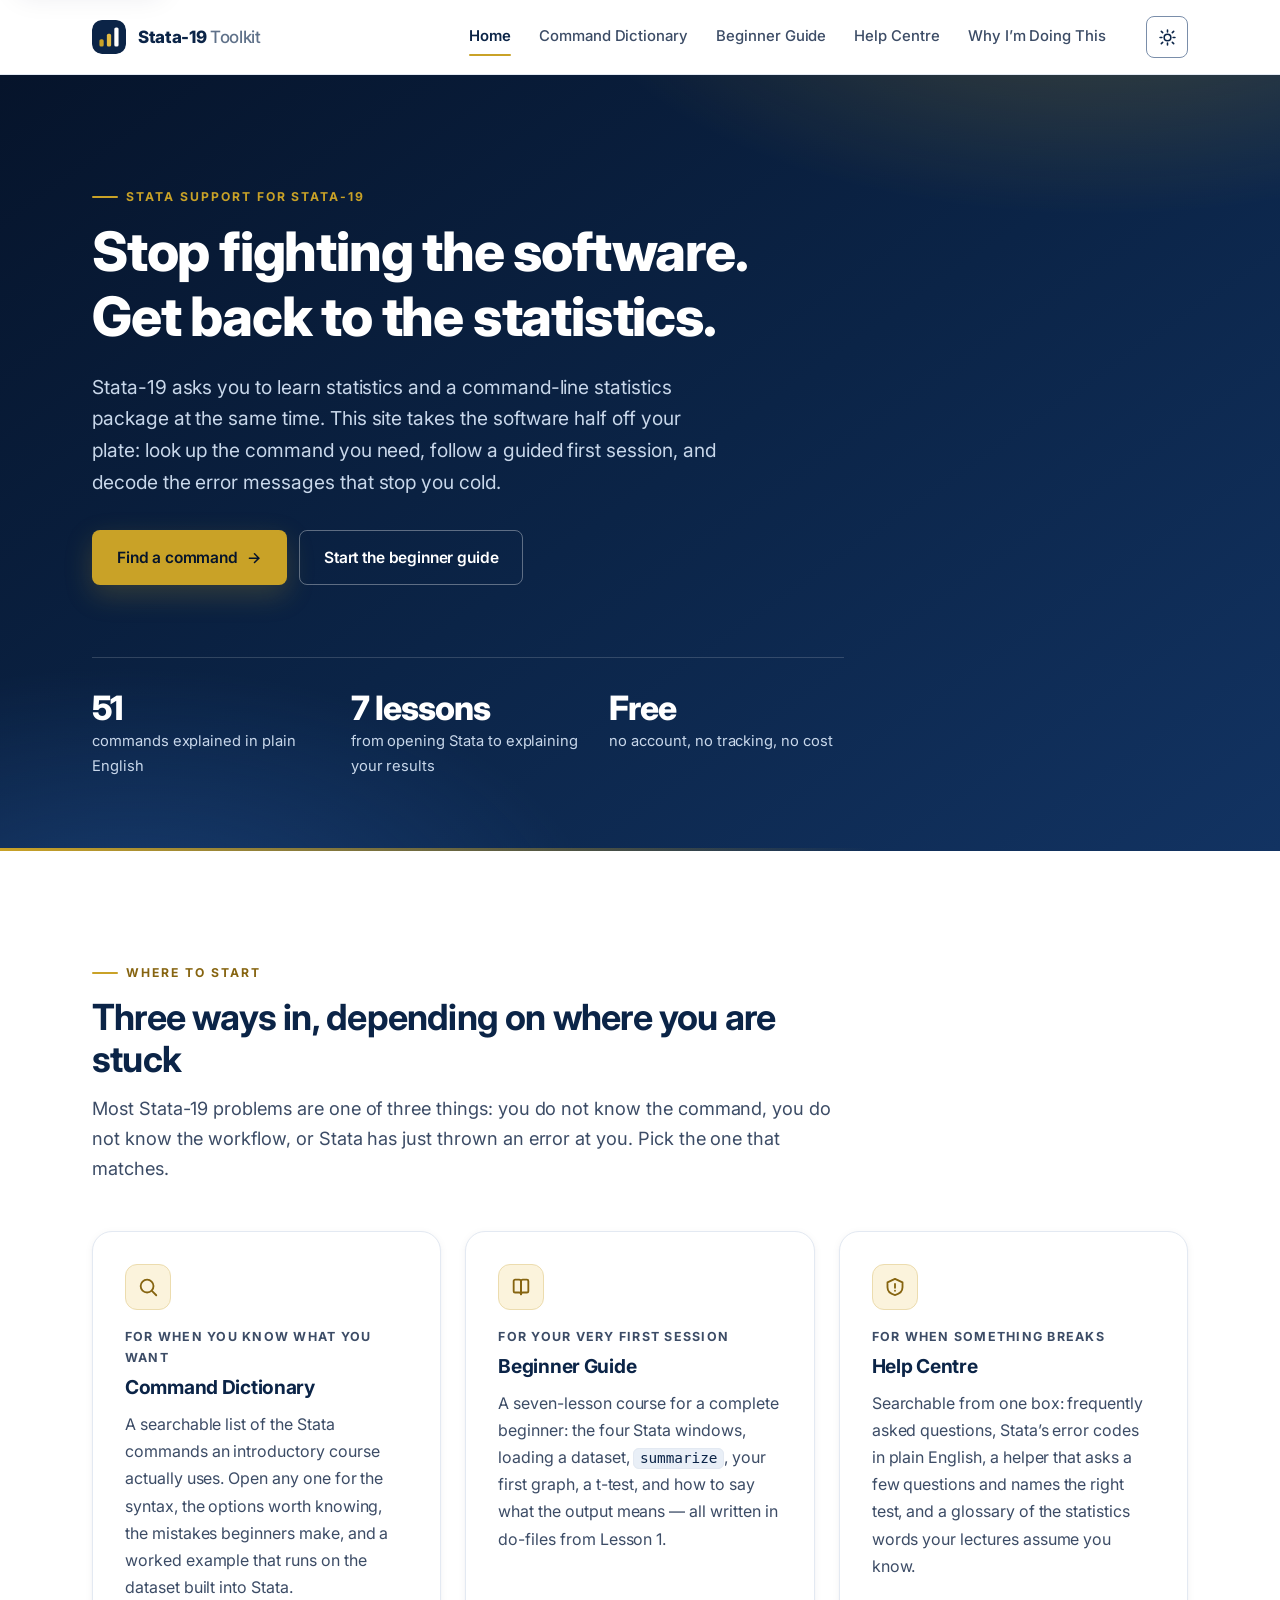
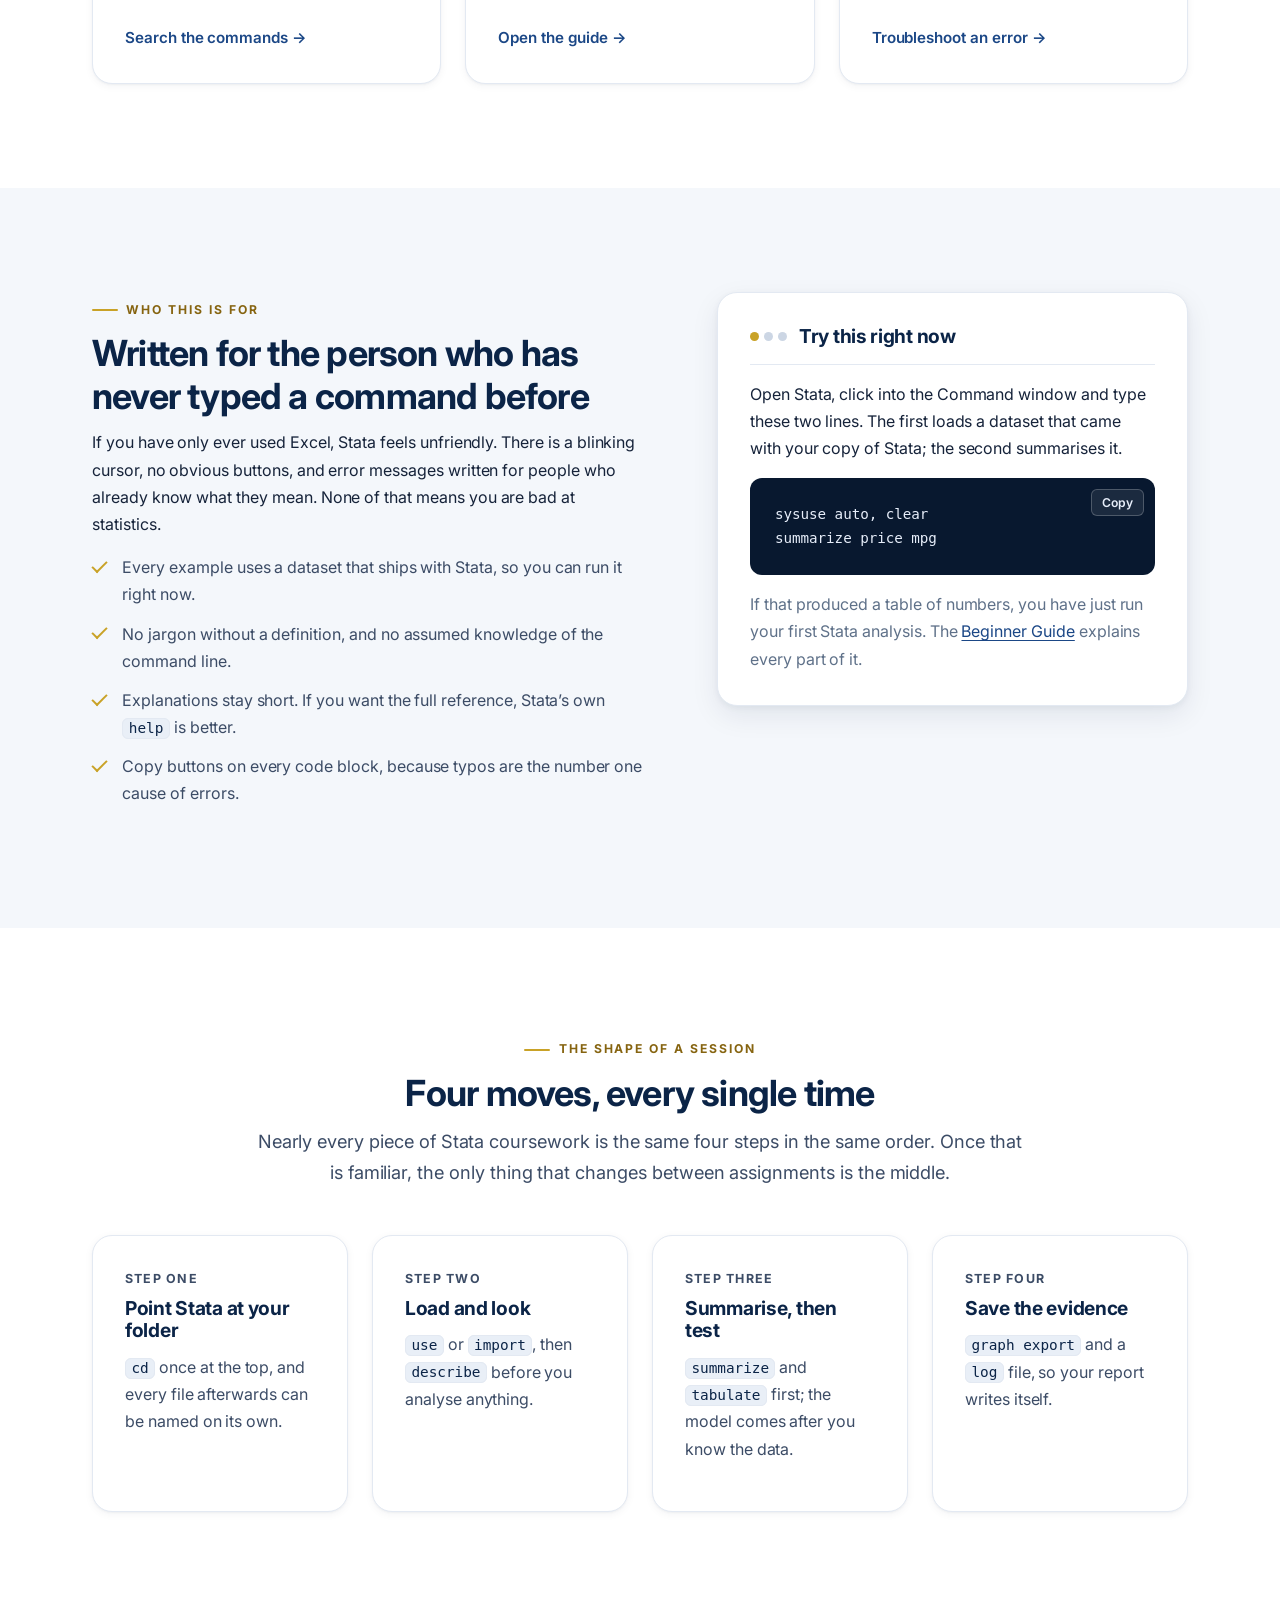
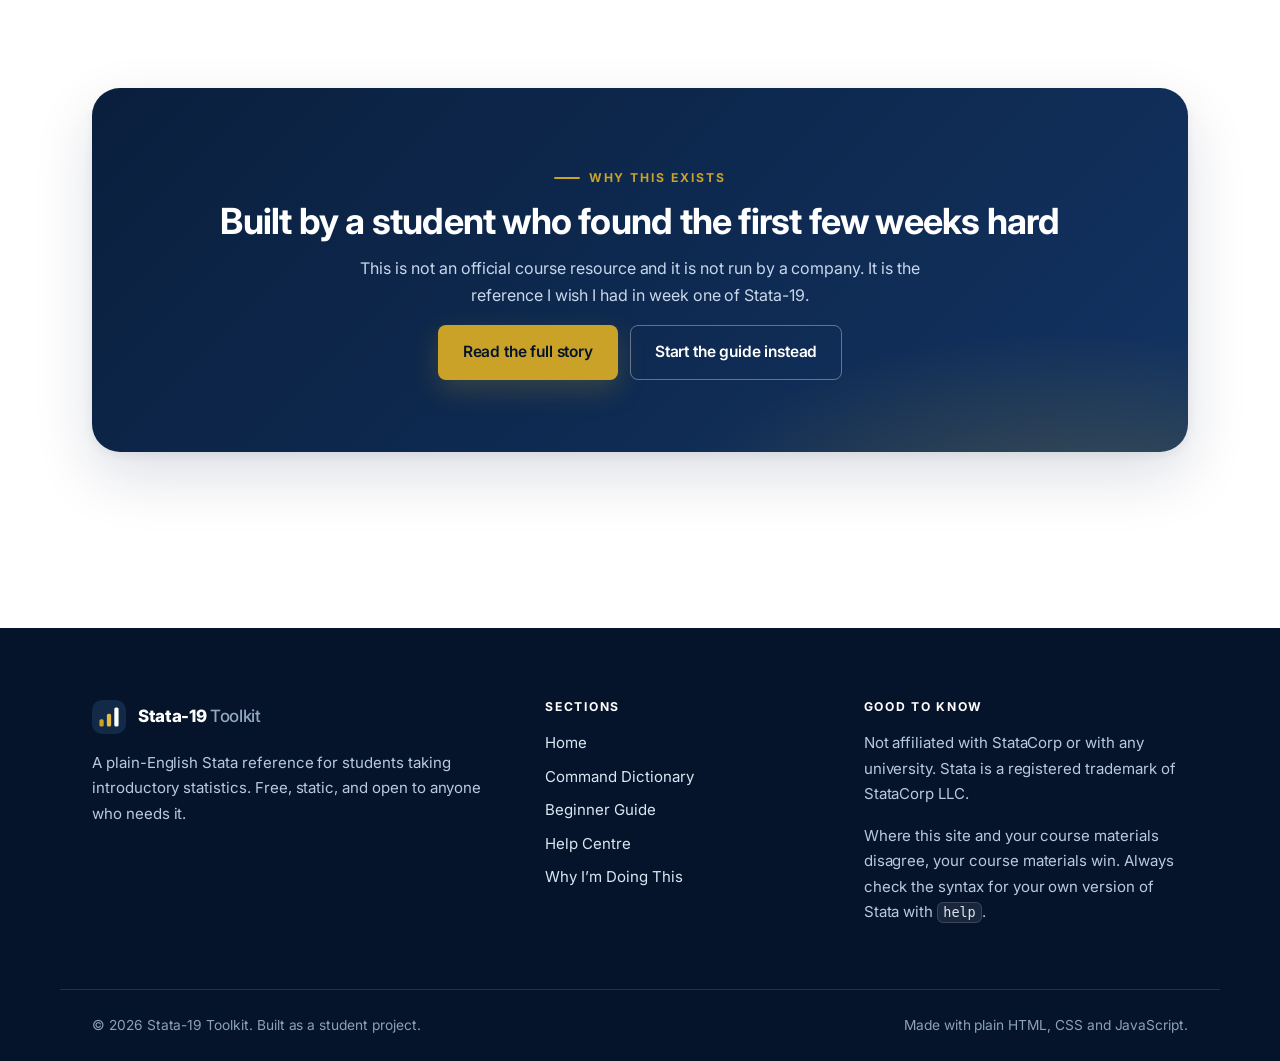
<file: index.html>
<!DOCTYPE html>
<html lang="en">
<head>
  <meta charset="utf-8">
  <meta name="viewport" content="width=device-width, initial-scale=1">
  <title>Stata-19 Toolkit &mdash; Stata help for statistics beginners</title>
  <meta name="description" content="A plain-English reference for students taking Stata-19: a searchable Stata command dictionary, a step-by-step beginner guide, and a help centre for common errors.">
  <meta name="theme-color" content="#0b2447">
  <link rel="icon" href="assets/favicon.svg" type="image/svg+xml">

  <!-- Applies the saved light/dark choice before the page paints, so there
       is no flash of the wrong theme. Keep this in the <head> of every page. -->
  <script>
    (function () {
      try {
        var saved = window.localStorage.getItem("s19-theme");
        if (saved === "dark" || saved === "light") {
          document.documentElement.setAttribute("data-theme", saved);
        }
      } catch (error) {
        /* Storage can be blocked; the system preference still applies. */
      }
    }());
  </script>

  <link rel="preconnect" href="https://fonts.googleapis.com">
  <link rel="preconnect" href="https://fonts.gstatic.com" crossorigin>
  <link href="https://fonts.googleapis.com/css2?family=Inter:wght@400;500;600;700;800&display=swap" rel="stylesheet">
  <link rel="stylesheet" href="css/style.css">
</head>
<body>
  <a class="skip-link" href="#main">Skip to content</a>

  <!-- ============ Site header (identical on every page) ============ -->
  <header class="site-header">
    <div class="container nav-bar">
      <a class="brand" href="index.html">
        <svg class="brand-mark" viewBox="0 0 32 32" aria-hidden="true" focusable="false">
          <rect width="32" height="32" rx="8" fill="#0b2447"></rect>
          <rect x="7" y="18" width="4" height="7" rx="1.5" fill="#c9a227"></rect>
          <rect x="14" y="13" width="4" height="12" rx="1.5" fill="#e3bb44"></rect>
          <rect x="21" y="7" width="4" height="18" rx="1.5" fill="#ffffff"></rect>
        </svg>
        <span class="brand-text"><strong>Stata-19</strong> <span>Toolkit</span></span>
      </a>

      <nav class="site-nav" id="site-nav" aria-label="Main">
        <ul class="nav-list">
          <li><a class="nav-link" href="index.html">Home</a></li>
          <li><a class="nav-link" href="commands.html">Command Dictionary</a></li>
          <li><a class="nav-link" href="guide.html">Beginner Guide</a></li>
          <li><a class="nav-link" href="help.html">Help Centre</a></li>
          <li><a class="nav-link" href="about.html">Why I&rsquo;m Doing This</a></li>
        </ul>
      </nav>

      <div class="nav-actions">
        <button class="icon-btn theme-toggle" type="button" data-theme-toggle aria-label="Switch to dark mode">
          <svg class="icon-sun" viewBox="0 0 24 24" fill="none" stroke="currentColor" stroke-width="2" stroke-linecap="round" aria-hidden="true" focusable="false">
            <circle cx="12" cy="12" r="4.2"></circle>
            <path d="M12 2.6v2.3M12 19.1v2.3M4.2 4.2l1.7 1.7M18.1 18.1l1.7 1.7M2.6 12h2.3M19.1 12h2.3M4.2 19.8l1.7-1.7M18.1 5.9l1.7-1.7"></path>
          </svg>
          <svg class="icon-moon" viewBox="0 0 24 24" fill="none" stroke="currentColor" stroke-width="2" stroke-linecap="round" stroke-linejoin="round" aria-hidden="true" focusable="false">
            <path d="M20.5 14.3A8.6 8.6 0 0 1 9.7 3.5a8.6 8.6 0 1 0 10.8 10.8Z"></path>
          </svg>
        </button>

        <button class="icon-btn nav-toggle" type="button" aria-expanded="false" aria-controls="site-nav">
          <span class="nav-toggle-bars" aria-hidden="true"></span>
          <span class="sr-only">Menu</span>
        </button>
      </div>
    </div>
  </header>

  <main id="main">
    <!-- ============ Hero ============ -->
    <section class="hero">
      <div class="container">
        <div class="hero-inner">
          <span class="eyebrow">Stata support for Stata-19</span>
          <h1>Stop fighting the software. Get back to the statistics.</h1>
          <p class="hero-lede">
            Stata-19 asks you to learn statistics and a command-line statistics package at the
            same time. This site takes the software half off your plate: look up the command you
            need, follow a guided first session, and decode the error messages that stop you cold.
          </p>
          <div class="hero-actions">
            <a class="btn btn-accent" href="commands.html">
              Find a command
              <svg viewBox="0 0 24 24" fill="none" stroke="currentColor" stroke-width="2.2" stroke-linecap="round" aria-hidden="true" focusable="false">
                <path d="M5 12h13M12.5 5.5 19 12l-6.5 6.5"></path>
              </svg>
            </a>
            <a class="btn btn-ghost" href="guide.html">Start the beginner guide</a>
          </div>

          <ul class="stat-strip">
            <li>
              <span class="stat-value">51</span>
              <span class="stat-label">commands explained in plain English</span>
            </li>
            <li>
              <span class="stat-value">7 lessons</span>
              <span class="stat-label">from opening Stata to explaining your results</span>
            </li>
            <li>
              <span class="stat-value">Free</span>
              <span class="stat-label">no account, no tracking, no cost</span>
            </li>
          </ul>
        </div>
      </div>
    </section>

    <!-- ============ Three main sections ============ -->
    <section class="section">
      <div class="container">
        <div class="section-head">
          <span class="eyebrow">Where to start</span>
          <h2>Three ways in, depending on where you are stuck</h2>
          <p class="lede">
            Most Stata-19 problems are one of three things: you do not know the command, you do
            not know the workflow, or Stata has just thrown an error at you. Pick the one that
            matches.
          </p>
        </div>

        <div class="card-grid">
          <article class="card card--linked">
            <div class="card-icon">
              <svg viewBox="0 0 24 24" fill="none" stroke="currentColor" stroke-width="2" stroke-linecap="round" stroke-linejoin="round" aria-hidden="true" focusable="false">
                <circle cx="11" cy="11" r="7"></circle>
                <path d="m16.5 16.5 4.5 4.5"></path>
              </svg>
            </div>
            <p class="card-step">For when you know what you want</p>
            <h3>Command Dictionary</h3>
            <p>
              A searchable list of the Stata commands an introductory course actually uses. Open
              any one for the syntax, the options worth knowing, the mistakes beginners make, and
              a worked example that runs on the dataset built into Stata.
            </p>
            <a class="card-link" href="commands.html">Search the commands</a>
          </article>

          <article class="card card--linked">
            <div class="card-icon">
              <svg viewBox="0 0 24 24" fill="none" stroke="currentColor" stroke-width="2" stroke-linecap="round" stroke-linejoin="round" aria-hidden="true" focusable="false">
                <path d="M4 5.5A1.5 1.5 0 0 1 5.5 4H10a2 2 0 0 1 2 2v14a2 2 0 0 0-2-2H5.5A1.5 1.5 0 0 1 4 16.5Z"></path>
                <path d="M20 5.5A1.5 1.5 0 0 0 18.5 4H14a2 2 0 0 0-2 2v14a2 2 0 0 1 2-2h4.5a1.5 1.5 0 0 0 1.5-1.5Z"></path>
              </svg>
            </div>
            <p class="card-step">For your very first session</p>
            <h3>Beginner Guide</h3>
            <p>
              A seven-lesson course for a complete beginner: the four Stata windows, loading
              a dataset, <code>summarize</code>, your first graph, a t-test, and how to say what
              the output means &mdash; all written in do-files from Lesson 1.
            </p>
            <a class="card-link" href="guide.html">Open the guide</a>
          </article>

          <article class="card card--linked">
            <div class="card-icon">
              <svg viewBox="0 0 24 24" fill="none" stroke="currentColor" stroke-width="2" stroke-linecap="round" stroke-linejoin="round" aria-hidden="true" focusable="false">
                <path d="M12 3.2 20.2 7v5.4c0 4.3-3.3 7.3-8.2 8.4-4.9-1.1-8.2-4.1-8.2-8.4V7Z"></path>
                <path d="M12 8.6v4.2M12 16.1h.01"></path>
              </svg>
            </div>
            <p class="card-step">For when something breaks</p>
            <h3>Help Centre</h3>
            <p>
              Searchable from one box: frequently asked questions, Stata&rsquo;s error codes in
              plain English, a helper that asks a few questions and names the right test, and a
              glossary of the statistics words your lectures assume you know.
            </p>
            <a class="card-link" href="help.html">Troubleshoot an error</a>
          </article>
        </div>
      </div>
    </section>

    <!-- ============ Who this is for ============ -->
    <section class="section section--surface">
      <div class="container">
        <div class="split">
          <div>
            <span class="eyebrow">Who this is for</span>
            <h2>Written for the person who has never typed a command before</h2>
            <p>
              If you have only ever used Excel, Stata feels unfriendly. There is a blinking cursor,
              no obvious buttons, and error messages written for people who already know what they
              mean. None of that means you are bad at statistics.
            </p>
            <ul class="tick-list">
              <li>Every example uses a dataset that ships with Stata, so you can run it right now.</li>
              <li>No jargon without a definition, and no assumed knowledge of the command line.</li>
              <li>Explanations stay short. If you want the full reference, Stata&rsquo;s own <code>help</code> is better.</li>
              <li>Copy buttons on every code block, because typos are the number one cause of errors.</li>
            </ul>
          </div>

          <aside class="panel">
            <div class="panel-head">
              <span class="panel-dots" aria-hidden="true"><span></span><span></span><span></span></span>
              <h3>Try this right now</h3>
            </div>
            <p>
              Open Stata, click into the Command window and type these two lines. The first loads a
              dataset that came with your copy of Stata; the second summarises it.
            </p>
            <pre class="code"><code>sysuse auto, clear
summarize price mpg</code></pre>
            <p class="muted">
              If that produced a table of numbers, you have just run your first Stata analysis.
              The <a href="guide.html">Beginner Guide</a> explains every part of it.
            </p>
          </aside>
        </div>
      </div>
    </section>

    <!-- ============ How a session fits together ============ -->
    <section class="section">
      <div class="container">
        <div class="section-head section-head--center">
          <span class="eyebrow">The shape of a session</span>
          <h2>Four moves, every single time</h2>
          <p class="lede">
            Nearly every piece of Stata coursework is the same four steps in the same order. Once
            that is familiar, the only thing that changes between assignments is the middle.
          </p>
        </div>

        <div class="card-grid card-grid--compact">
          <article class="card">
            <p class="card-step">Step one</p>
            <h3>Point Stata at your folder</h3>
            <p><code>cd</code> once at the top, and every file afterwards can be named on its own.</p>
          </article>

          <article class="card">
            <p class="card-step">Step two</p>
            <h3>Load and look</h3>
            <p><code>use</code> or <code>import</code>, then <code>describe</code> before you analyse anything.</p>
          </article>

          <article class="card">
            <p class="card-step">Step three</p>
            <h3>Summarise, then test</h3>
            <p><code>summarize</code> and <code>tabulate</code> first; the model comes after you know the data.</p>
          </article>

          <article class="card">
            <p class="card-step">Step four</p>
            <h3>Save the evidence</h3>
            <p><code>graph export</code> and a <code>log</code> file, so your report writes itself.</p>
          </article>
        </div>
      </div>
    </section>

    <!-- ============ Closing call to action ============ -->
    <section class="section section--tight">
      <div class="container">
        <div class="cta">
          <span class="eyebrow" style="color: var(--accent);">Why this exists</span>
          <h2>Built by a student who found the first few weeks hard</h2>
          <p>
            This is not an official course resource and it is not run by a company. It is the
            reference I wish I had in week one of Stata-19.
          </p>
          <div class="hero-actions">
            <a class="btn btn-accent" href="about.html">Read the full story</a>
            <a class="btn btn-ghost" href="guide.html">Start the guide instead</a>
          </div>
        </div>
      </div>
    </section>
  </main>

  <!-- ============ Site footer (identical on every page) ============ -->
  <footer class="site-footer">
    <div class="container footer-grid">
      <div class="footer-brand">
        <a class="brand" href="index.html">
          <svg class="brand-mark" viewBox="0 0 32 32" aria-hidden="true" focusable="false">
            <rect width="32" height="32" rx="8" fill="#122a47"></rect>
            <rect x="7" y="18" width="4" height="7" rx="1.5" fill="#c9a227"></rect>
            <rect x="14" y="13" width="4" height="12" rx="1.5" fill="#e3bb44"></rect>
            <rect x="21" y="7" width="4" height="18" rx="1.5" fill="#ffffff"></rect>
          </svg>
          <span class="brand-text"><strong>Stata-19</strong> <span>Toolkit</span></span>
        </a>
        <p>
          A plain-English Stata reference for students taking introductory statistics. Free,
          static, and open to anyone who needs it.
        </p>
      </div>

      <nav aria-label="Footer">
        <h2>Sections</h2>
        <ul>
          <li><a href="index.html">Home</a></li>
          <li><a href="commands.html">Command Dictionary</a></li>
          <li><a href="guide.html">Beginner Guide</a></li>
          <li><a href="help.html">Help Centre</a></li>
          <li><a href="about.html">Why I&rsquo;m Doing This</a></li>
        </ul>
      </nav>

      <div>
        <h2>Good to know</h2>
        <p>
          Not affiliated with StataCorp or with any university. Stata is a registered trademark of
          StataCorp LLC.
        </p>
        <p>
          Where this site and your course materials disagree, your course materials win. Always
          check the syntax for your own version of Stata with <code>help</code>.
        </p>
      </div>
    </div>

    <div class="container footer-base">
      <p>&copy; <span data-year>2026</span> Stata-19 Toolkit. Built as a student project.</p>
      <p>Made with plain HTML, CSS and JavaScript.</p>
    </div>
  </footer>

  <script src="js/main.js"></script>
</body>
</html>
</file>
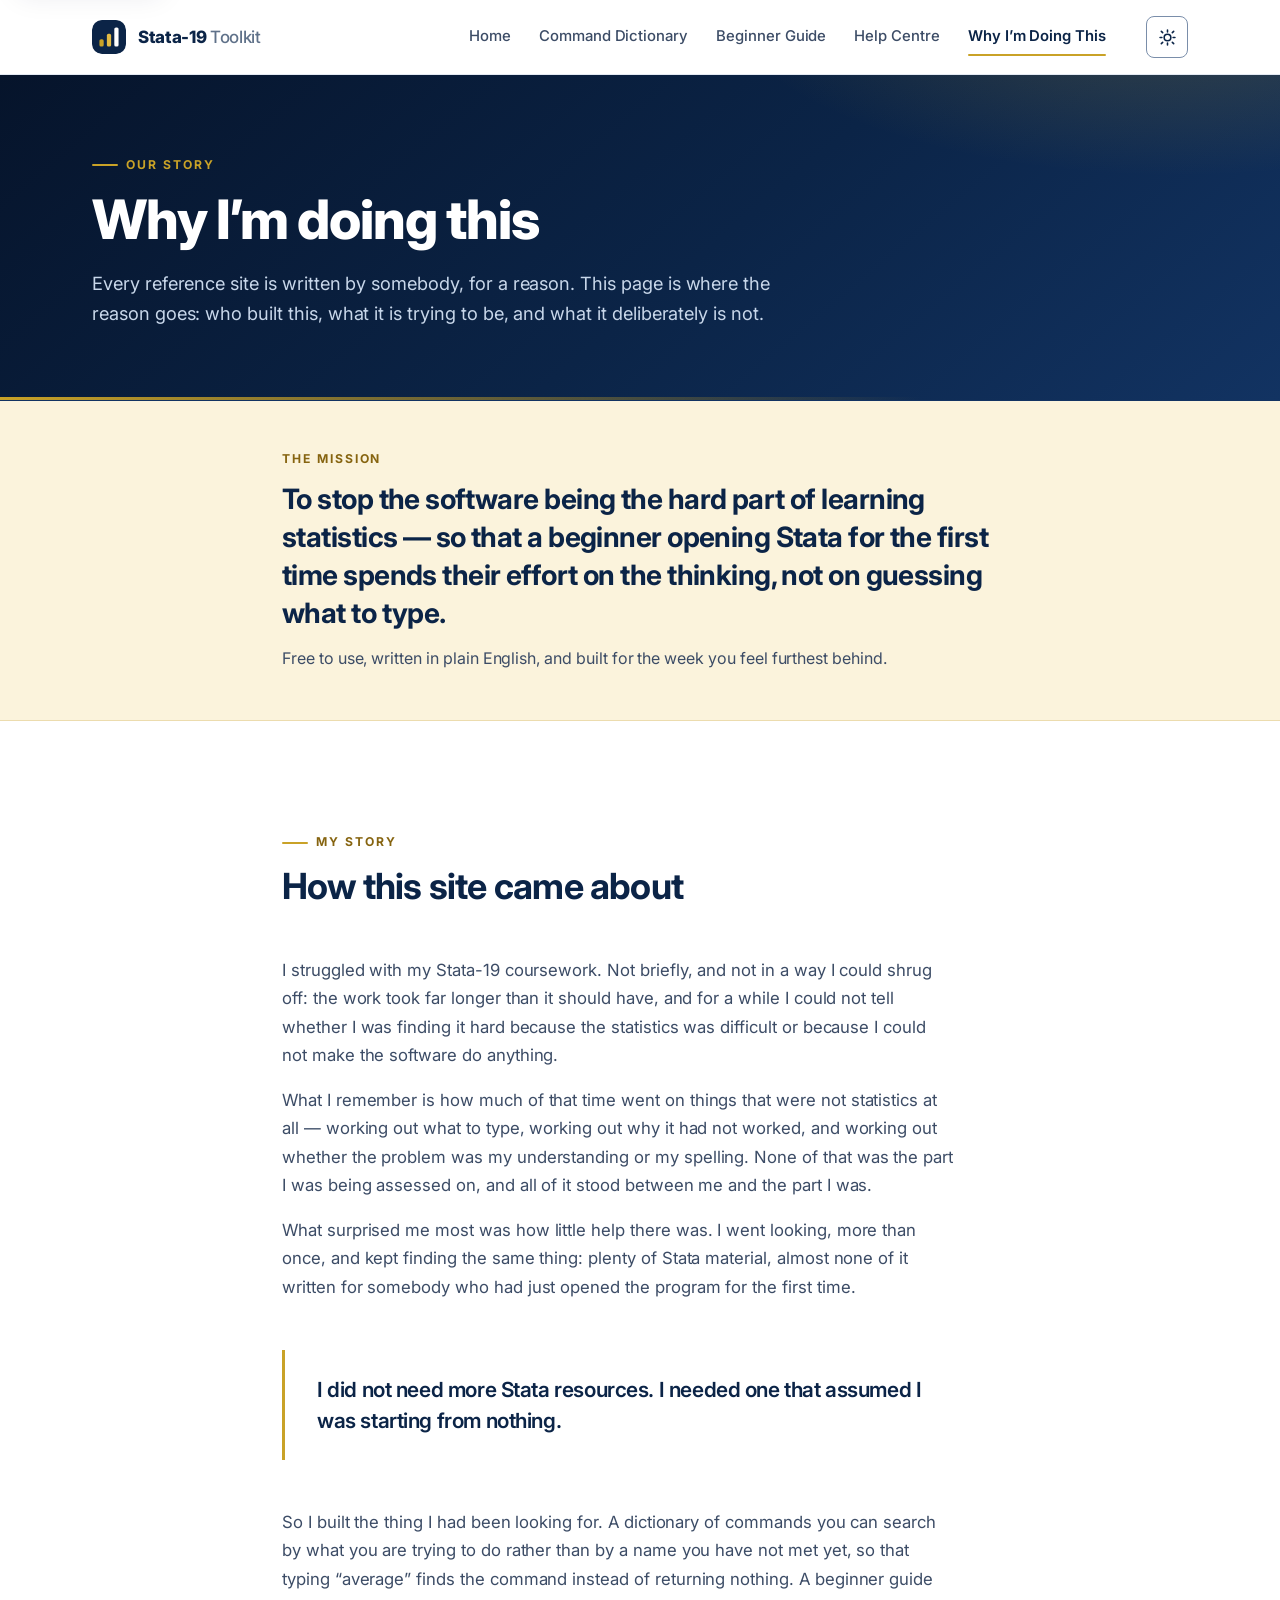
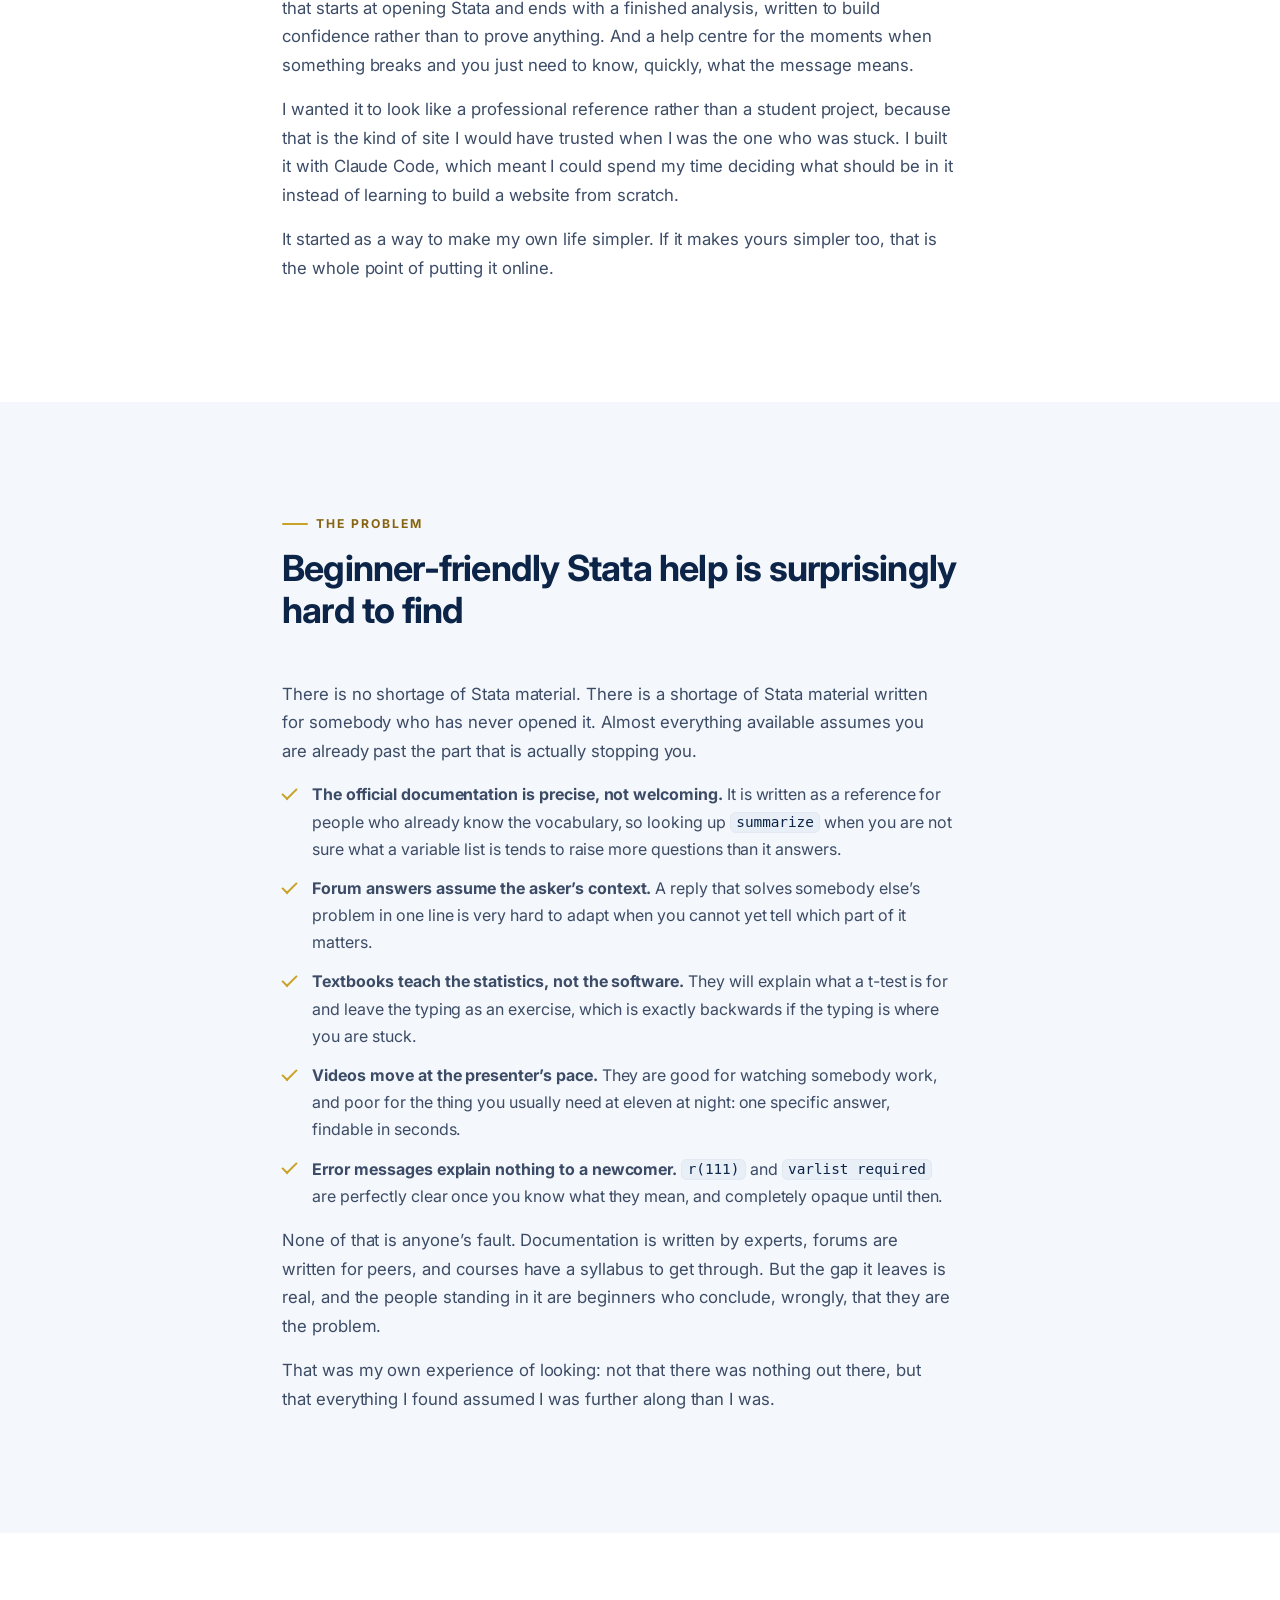
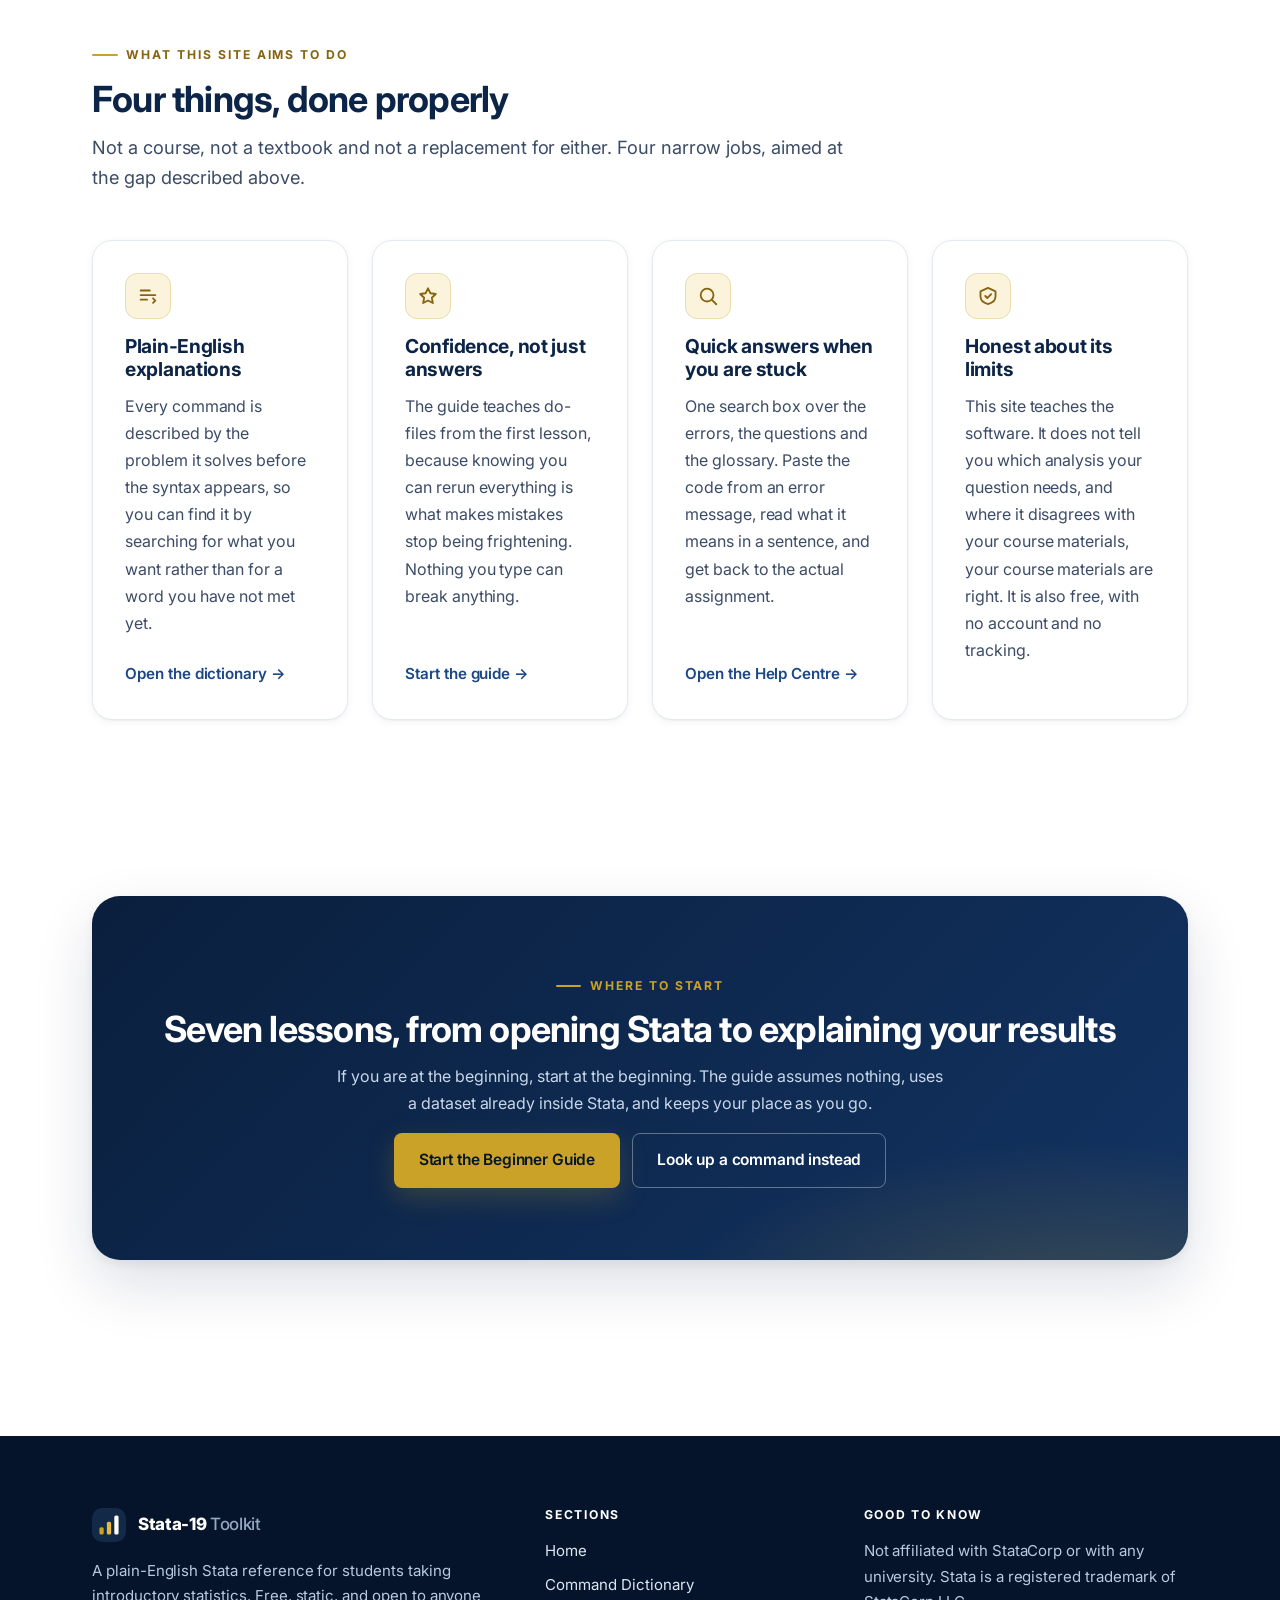
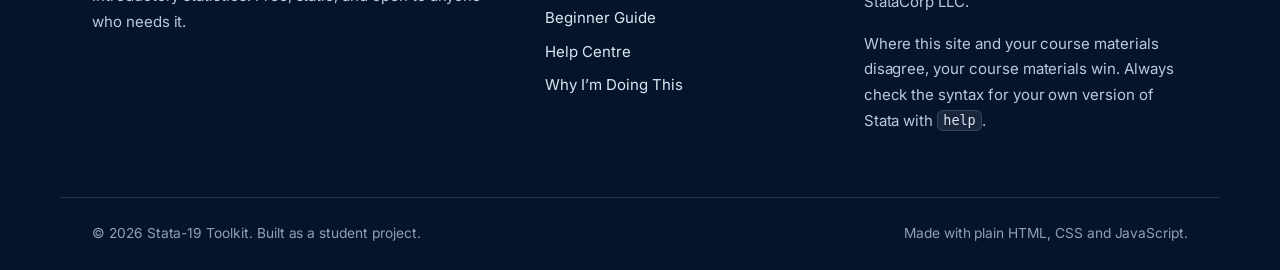
<file: about.html>
<!DOCTYPE html>
<html lang="en">
<head>
  <meta charset="utf-8">
  <meta name="viewport" content="width=device-width, initial-scale=1">
  <title>Why I&rsquo;m Doing This &mdash; Stata-19 Toolkit</title>
  <meta name="description" content="The mission behind the Stata-19 Toolkit: why beginner-friendly Stata help is hard to find, and what this site tries to do about it.">
  <meta name="theme-color" content="#0b2447">
  <link rel="icon" href="assets/favicon.svg" type="image/svg+xml">

  <!-- Applies the saved light/dark choice before the page paints, so there
       is no flash of the wrong theme. Keep this in the <head> of every page. -->
  <script>
    (function () {
      try {
        var saved = window.localStorage.getItem("s19-theme");
        if (saved === "dark" || saved === "light") {
          document.documentElement.setAttribute("data-theme", saved);
        }
      } catch (error) {
        /* Storage can be blocked; the system preference still applies. */
      }
    }());
  </script>

  <link rel="preconnect" href="https://fonts.googleapis.com">
  <link rel="preconnect" href="https://fonts.gstatic.com" crossorigin>
  <link href="https://fonts.googleapis.com/css2?family=Inter:wght@400;500;600;700;800&display=swap" rel="stylesheet">
  <link rel="stylesheet" href="css/style.css">
</head>
<body>
  <a class="skip-link" href="#main">Skip to content</a>

  <!-- ============ Site header (identical on every page) ============ -->
  <header class="site-header">
    <div class="container nav-bar">
      <a class="brand" href="index.html">
        <svg class="brand-mark" viewBox="0 0 32 32" aria-hidden="true" focusable="false">
          <rect width="32" height="32" rx="8" fill="#0b2447"></rect>
          <rect x="7" y="18" width="4" height="7" rx="1.5" fill="#c9a227"></rect>
          <rect x="14" y="13" width="4" height="12" rx="1.5" fill="#e3bb44"></rect>
          <rect x="21" y="7" width="4" height="18" rx="1.5" fill="#ffffff"></rect>
        </svg>
        <span class="brand-text"><strong>Stata-19</strong> <span>Toolkit</span></span>
      </a>

      <nav class="site-nav" id="site-nav" aria-label="Main">
        <ul class="nav-list">
          <li><a class="nav-link" href="index.html">Home</a></li>
          <li><a class="nav-link" href="commands.html">Command Dictionary</a></li>
          <li><a class="nav-link" href="guide.html">Beginner Guide</a></li>
          <li><a class="nav-link" href="help.html">Help Centre</a></li>
          <li><a class="nav-link" href="about.html">Why I&rsquo;m Doing This</a></li>
        </ul>
      </nav>

      <div class="nav-actions">
        <button class="icon-btn theme-toggle" type="button" data-theme-toggle aria-label="Switch to dark mode">
          <svg class="icon-sun" viewBox="0 0 24 24" fill="none" stroke="currentColor" stroke-width="2" stroke-linecap="round" aria-hidden="true" focusable="false">
            <circle cx="12" cy="12" r="4.2"></circle>
            <path d="M12 2.6v2.3M12 19.1v2.3M4.2 4.2l1.7 1.7M18.1 18.1l1.7 1.7M2.6 12h2.3M19.1 12h2.3M4.2 19.8l1.7-1.7M18.1 5.9l1.7-1.7"></path>
          </svg>
          <svg class="icon-moon" viewBox="0 0 24 24" fill="none" stroke="currentColor" stroke-width="2" stroke-linecap="round" stroke-linejoin="round" aria-hidden="true" focusable="false">
            <path d="M20.5 14.3A8.6 8.6 0 0 1 9.7 3.5a8.6 8.6 0 1 0 10.8 10.8Z"></path>
          </svg>
        </button>

        <button class="icon-btn nav-toggle" type="button" aria-expanded="false" aria-controls="site-nav">
          <span class="nav-toggle-bars" aria-hidden="true"></span>
          <span class="sr-only">Menu</span>
        </button>
      </div>
    </div>
  </header>

  <main id="main">
    <!-- ============ Page header ============ -->
    <div class="page-head">
      <div class="container">
        <span class="eyebrow">Our story</span>
        <h1>Why I&rsquo;m doing this</h1>
        <p class="lede">
          Every reference site is written by somebody, for a reason. This page is where the reason
          goes: who built this, what it is trying to be, and what it deliberately is not.
        </p>
      </div>
    </div>

    <!-- ============ Mission statement banner ============ -->
    <section class="mission">
      <div class="container container--narrow">
        <p class="mission-eyebrow">The mission</p>
        <p class="mission-statement">
          To stop the software being the hard part of learning statistics &mdash; so that a
          beginner opening Stata for the first time spends their effort on the thinking, not on
          guessing what to type.
        </p>
        <p class="mission-note">
          Free to use, written in plain English, and built for the week you feel furthest behind.
        </p>
      </div>
    </section>

    <!-- ============ My story ============ -->
    <section class="section" id="story">
      <div class="container container--narrow">
        <div class="section-head">
          <span class="eyebrow">My story</span>
          <h2>How this site came about</h2>
        </div>

        <div class="prose">
          <p>
            I struggled with my Stata-19 coursework. Not briefly, and not in a way I could
            shrug off: the work took far longer than it should have, and for a while I could not
            tell whether I was finding it hard because the statistics was difficult or because I
            could not make the software do anything.
          </p>

          <p>
            What I remember is how much of that time went on things that were not statistics at
            all &mdash; working out what to type, working out why it had not worked, and working
            out whether the problem was my understanding or my spelling. None of that was the
            part I was being assessed on, and all of it stood between me and the part I was.
          </p>

          <p>
            What surprised me most was how little help there was. I went looking, more than once,
            and kept finding the same thing: plenty of Stata material, almost none of it written
            for somebody who had just opened the program for the first time.
          </p>

          <blockquote class="pullquote">
            <p>
              I did not need more Stata resources. I needed one that assumed I was starting from
              nothing.
            </p>
          </blockquote>

          <p>
            So I built the thing I had been looking for. A dictionary of commands you can search
            by what you are trying to do rather than by a name you have not met yet, so that
            typing &ldquo;average&rdquo; finds the command instead of returning nothing. A
            beginner guide that starts at opening Stata and ends with a finished analysis,
            written to build confidence rather than to prove anything. And a help centre for the
            moments when something breaks and you just need to know, quickly, what the message
            means.
          </p>

          <p>
            I wanted it to look like a professional reference rather than a student project,
            because that is the kind of site I would have trusted when I was the one who was
            stuck. I built it with Claude Code, which meant I could spend my time deciding what
            should be in it instead of learning to build a website from scratch.
          </p>

          <p>
            It started as a way to make my own life simpler. If it makes yours simpler too, that
            is the whole point of putting it online.
          </p>
        </div>
      </div>
    </section>

    <!-- ============ The problem ============ -->
    <section class="section section--surface" id="problem">
      <div class="container container--narrow">
        <div class="section-head">
          <span class="eyebrow">The problem</span>
          <h2>Beginner-friendly Stata help is surprisingly hard to find</h2>
        </div>

        <div class="prose">
          <p>
            There is no shortage of Stata material. There is a shortage of Stata material written
            for somebody who has never opened it. Almost everything available assumes you are
            already past the part that is actually stopping you.
          </p>

          <ul class="tick-list">
            <li>
              <strong>The official documentation is precise, not welcoming.</strong> It is written
              as a reference for people who already know the vocabulary, so looking up
              <code>summarize</code> when you are not sure what a variable list is tends to raise
              more questions than it answers.
            </li>
            <li>
              <strong>Forum answers assume the asker&rsquo;s context.</strong> A reply that solves
              somebody else&rsquo;s problem in one line is very hard to adapt when you cannot yet
              tell which part of it matters.
            </li>
            <li>
              <strong>Textbooks teach the statistics, not the software.</strong> They will explain
              what a t-test is for and leave the typing as an exercise, which is exactly backwards
              if the typing is where you are stuck.
            </li>
            <li>
              <strong>Videos move at the presenter&rsquo;s pace.</strong> They are good for
              watching somebody work, and poor for the thing you usually need at eleven at night:
              one specific answer, findable in seconds.
            </li>
            <li>
              <strong>Error messages explain nothing to a newcomer.</strong>
              <code>r(111)</code> and <code>varlist required</code> are perfectly clear once you
              know what they mean, and completely opaque until then.
            </li>
          </ul>

          <p>
            None of that is anyone&rsquo;s fault. Documentation is written by experts, forums are
            written for peers, and courses have a syllabus to get through. But the gap it leaves
            is real, and the people standing in it are beginners who conclude, wrongly, that they
            are the problem.
          </p>

          <p>
            That was my own experience of looking: not that there was nothing out there, but that
            everything I found assumed I was further along than I was.
          </p>
        </div>
      </div>
    </section>

    <!-- ============ What this site aims to do ============ -->
    <section class="section" id="aims">
      <div class="container">
        <div class="section-head">
          <span class="eyebrow">What this site aims to do</span>
          <h2>Four things, done properly</h2>
          <p class="lede">
            Not a course, not a textbook and not a replacement for either. Four narrow jobs, aimed
            at the gap described above.
          </p>
        </div>

        <div class="card-grid card-grid--four">
          <article class="card card--linked">
            <div class="card-icon">
              <svg viewBox="0 0 24 24" fill="none" stroke="currentColor" stroke-width="2" stroke-linecap="round" stroke-linejoin="round" aria-hidden="true" focusable="false">
                <path d="M4 6h10M4 11h16M4 16h7"></path>
                <path d="M17.5 14.5 20 17l-2.5 2.5"></path>
              </svg>
            </div>
            <h3>Plain-English explanations</h3>
            <p>
              Every command is described by the problem it solves before the syntax appears, so
              you can find it by searching for what you want rather than for a word you have not
              met yet.
            </p>
            <a class="card-link" href="commands.html">Open the dictionary</a>
          </article>

          <article class="card card--linked">
            <div class="card-icon">
              <svg viewBox="0 0 24 24" fill="none" stroke="currentColor" stroke-width="2" stroke-linecap="round" stroke-linejoin="round" aria-hidden="true" focusable="false">
                <path d="M12 3.6 14.6 9l5.9.8-4.3 4.1 1.1 5.8-5.3-2.8-5.3 2.8 1.1-5.8L3.5 9.8 9.4 9Z"></path>
              </svg>
            </div>
            <h3>Confidence, not just answers</h3>
            <p>
              The guide teaches do-files from the first lesson, because knowing you can rerun
              everything is what makes mistakes stop being frightening. Nothing you type can break
              anything.
            </p>
            <a class="card-link" href="guide.html">Start the guide</a>
          </article>

          <article class="card card--linked">
            <div class="card-icon">
              <svg viewBox="0 0 24 24" fill="none" stroke="currentColor" stroke-width="2" stroke-linecap="round" stroke-linejoin="round" aria-hidden="true" focusable="false">
                <circle cx="11" cy="11" r="7"></circle>
                <path d="M16.5 16.5 21 21"></path>
              </svg>
            </div>
            <h3>Quick answers when you are stuck</h3>
            <p>
              One search box over the errors, the questions and the glossary. Paste the code from
              an error message, read what it means in a sentence, and get back to the actual
              assignment.
            </p>
            <a class="card-link" href="help.html">Open the Help Centre</a>
          </article>

          <article class="card">
            <div class="card-icon">
              <svg viewBox="0 0 24 24" fill="none" stroke="currentColor" stroke-width="2" stroke-linecap="round" stroke-linejoin="round" aria-hidden="true" focusable="false">
                <path d="M12 3.2 20.2 7v5.4c0 4.3-3.3 7.3-8.2 8.4-4.9-1.1-8.2-4.1-8.2-8.4V7Z"></path>
                <path d="m9 12 2.2 2.2L15.5 10"></path>
              </svg>
            </div>
            <h3>Honest about its limits</h3>
            <p>
              This site teaches the software. It does not tell you which analysis your question
              needs, and where it disagrees with your course materials, your course materials are
              right. It is also free, with no account and no tracking.
            </p>
          </article>
        </div>
      </div>
    </section>

    <!-- ============ Closing call to action ============ -->
    <section class="section section--tight">
      <div class="container">
        <div class="cta">
          <span class="eyebrow" style="color: var(--accent);">Where to start</span>
          <h2>Seven lessons, from opening Stata to explaining your results</h2>
          <p>
            If you are at the beginning, start at the beginning. The guide assumes nothing, uses a
            dataset already inside Stata, and keeps your place as you go.
          </p>
          <div class="hero-actions">
            <a class="btn btn-accent" href="guide.html">Start the Beginner Guide</a>
            <a class="btn btn-ghost" href="commands.html">Look up a command instead</a>
          </div>
        </div>
      </div>
    </section>
  </main>

  <!-- ============ Site footer (identical on every page) ============ -->
  <footer class="site-footer">
    <div class="container footer-grid">
      <div class="footer-brand">
        <a class="brand" href="index.html">
          <svg class="brand-mark" viewBox="0 0 32 32" aria-hidden="true" focusable="false">
            <rect width="32" height="32" rx="8" fill="#122a47"></rect>
            <rect x="7" y="18" width="4" height="7" rx="1.5" fill="#c9a227"></rect>
            <rect x="14" y="13" width="4" height="12" rx="1.5" fill="#e3bb44"></rect>
            <rect x="21" y="7" width="4" height="18" rx="1.5" fill="#ffffff"></rect>
          </svg>
          <span class="brand-text"><strong>Stata-19</strong> <span>Toolkit</span></span>
        </a>
        <p>
          A plain-English Stata reference for students taking introductory statistics. Free,
          static, and open to anyone who needs it.
        </p>
      </div>

      <nav aria-label="Footer">
        <h2>Sections</h2>
        <ul>
          <li><a href="index.html">Home</a></li>
          <li><a href="commands.html">Command Dictionary</a></li>
          <li><a href="guide.html">Beginner Guide</a></li>
          <li><a href="help.html">Help Centre</a></li>
          <li><a href="about.html">Why I&rsquo;m Doing This</a></li>
        </ul>
      </nav>

      <div>
        <h2>Good to know</h2>
        <p>
          Not affiliated with StataCorp or with any university. Stata is a registered trademark of
          StataCorp LLC.
        </p>
        <p>
          Where this site and your course materials disagree, your course materials win. Always
          check the syntax for your own version of Stata with <code>help</code>.
        </p>
      </div>
    </div>

    <div class="container footer-base">
      <p>&copy; <span data-year>2026</span> Stata-19 Toolkit. Built as a student project.</p>
      <p>Made with plain HTML, CSS and JavaScript.</p>
    </div>
  </footer>

  <script src="js/main.js"></script>
</body>
</html>
</file>
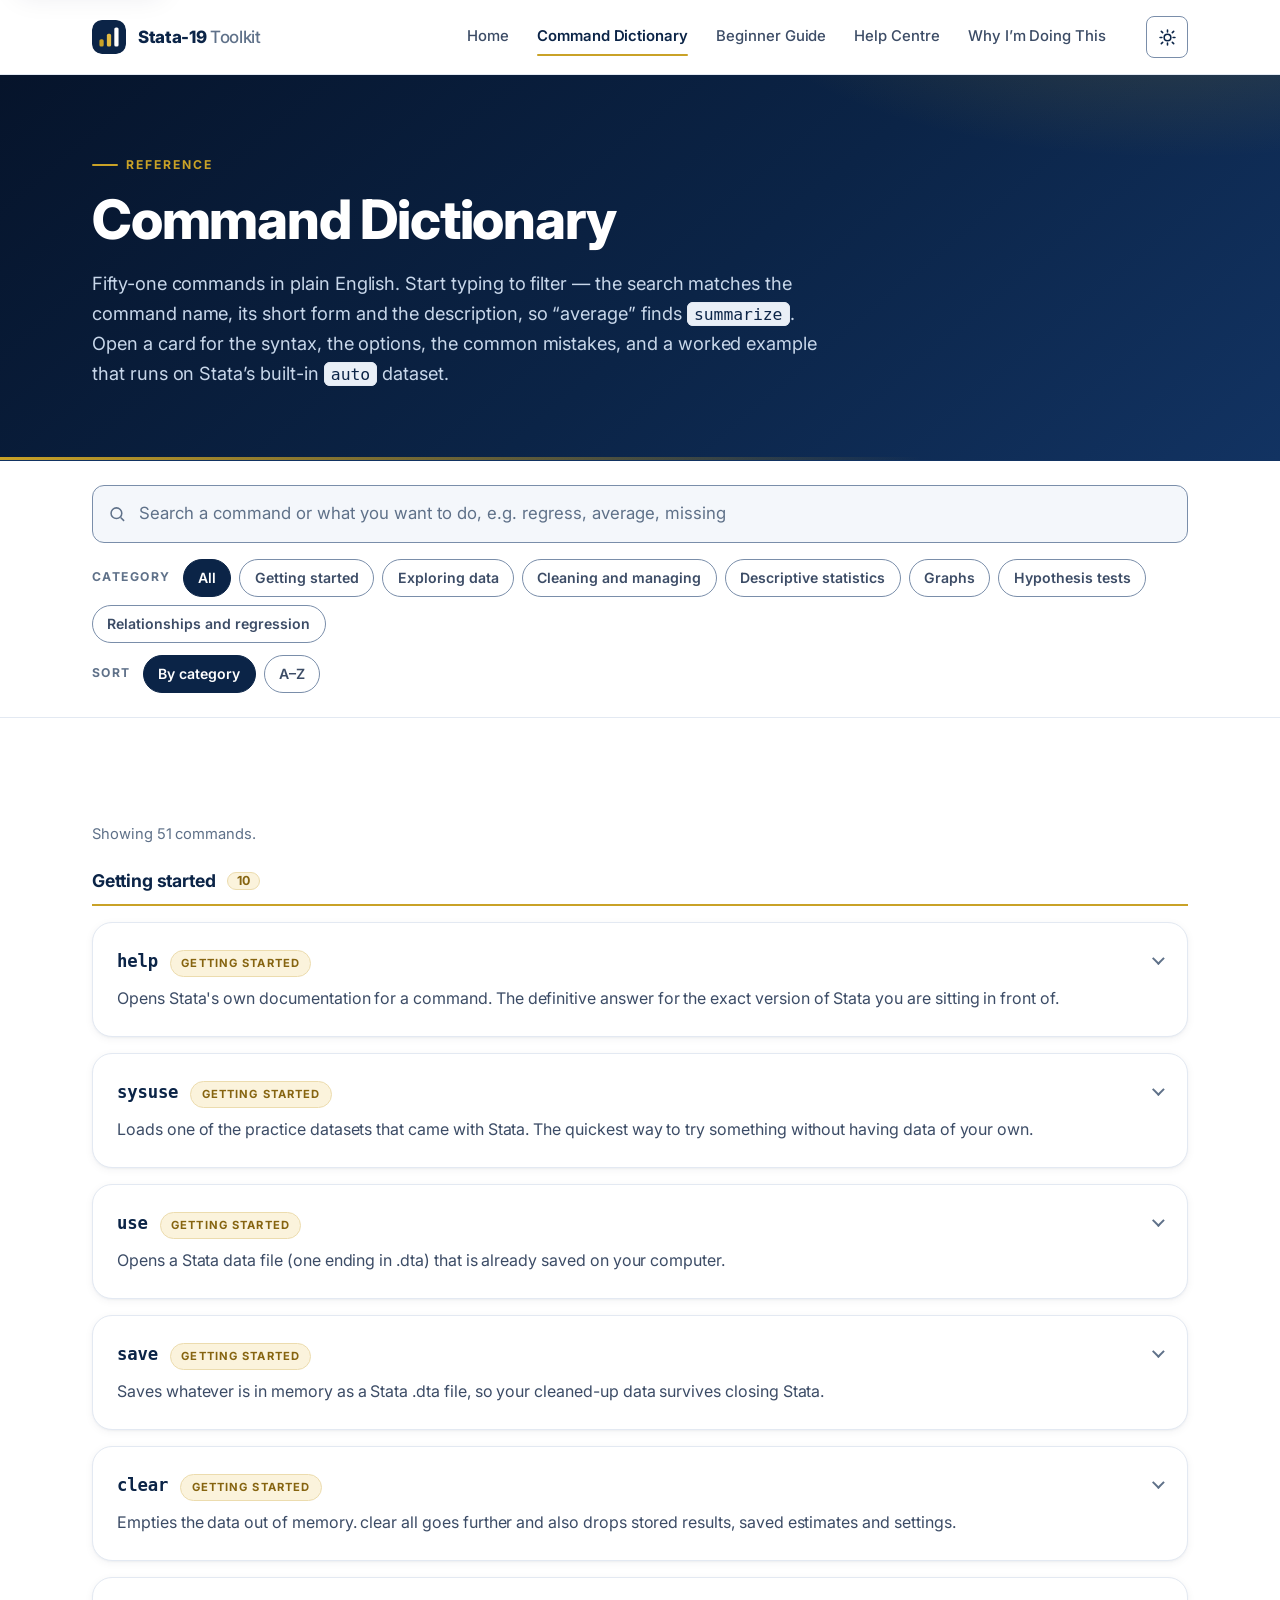
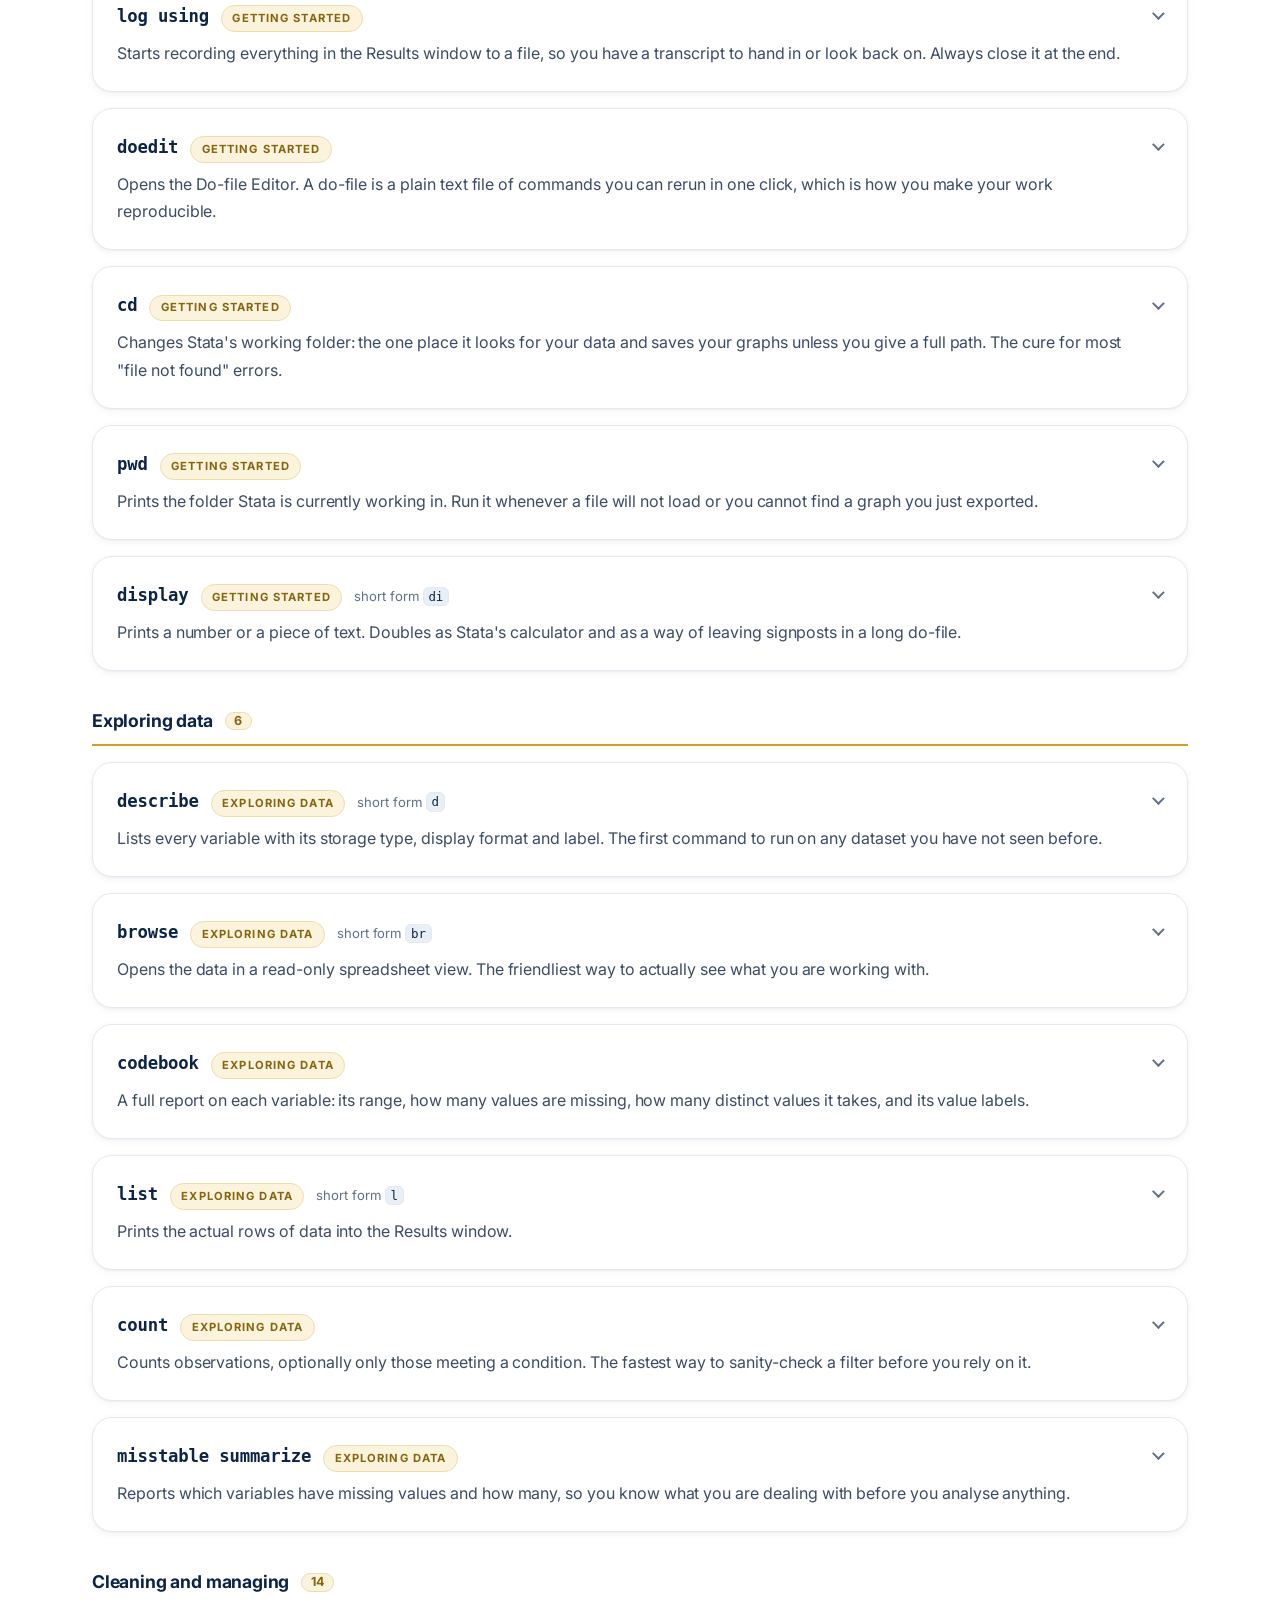
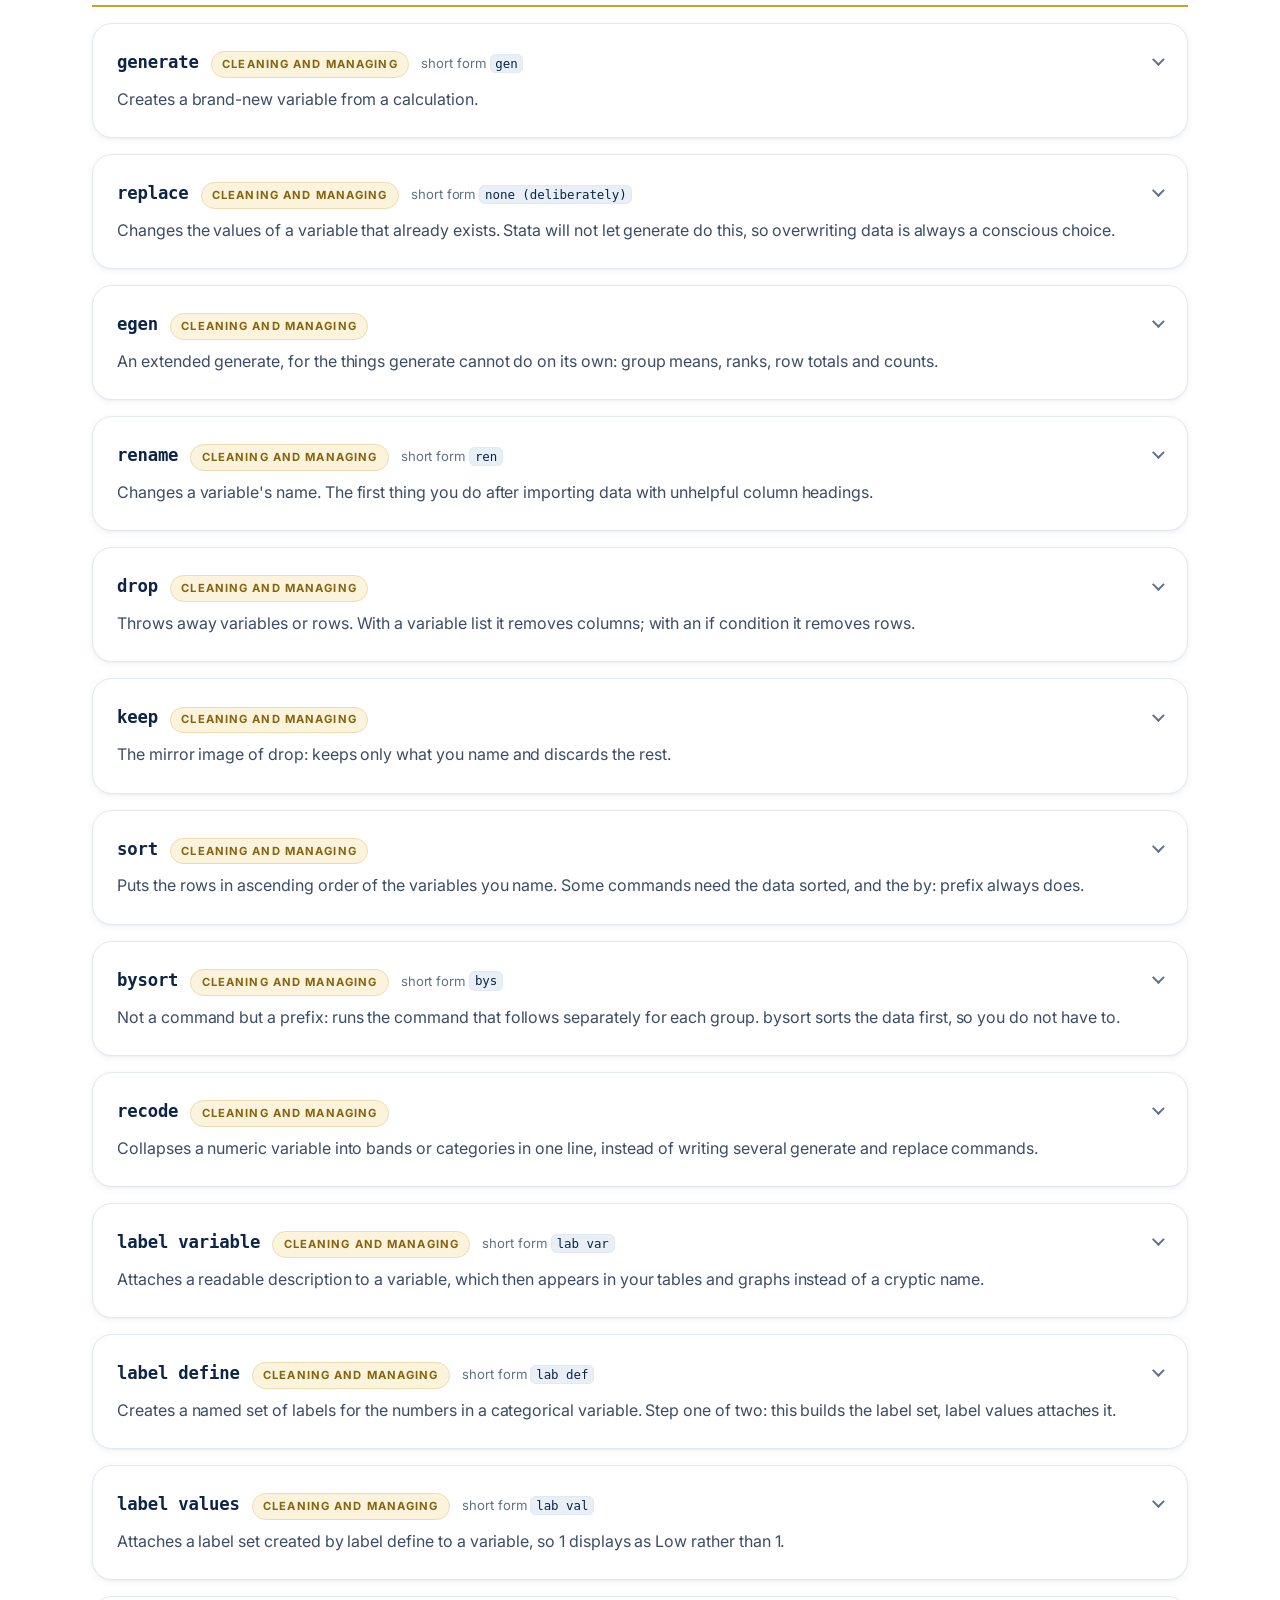
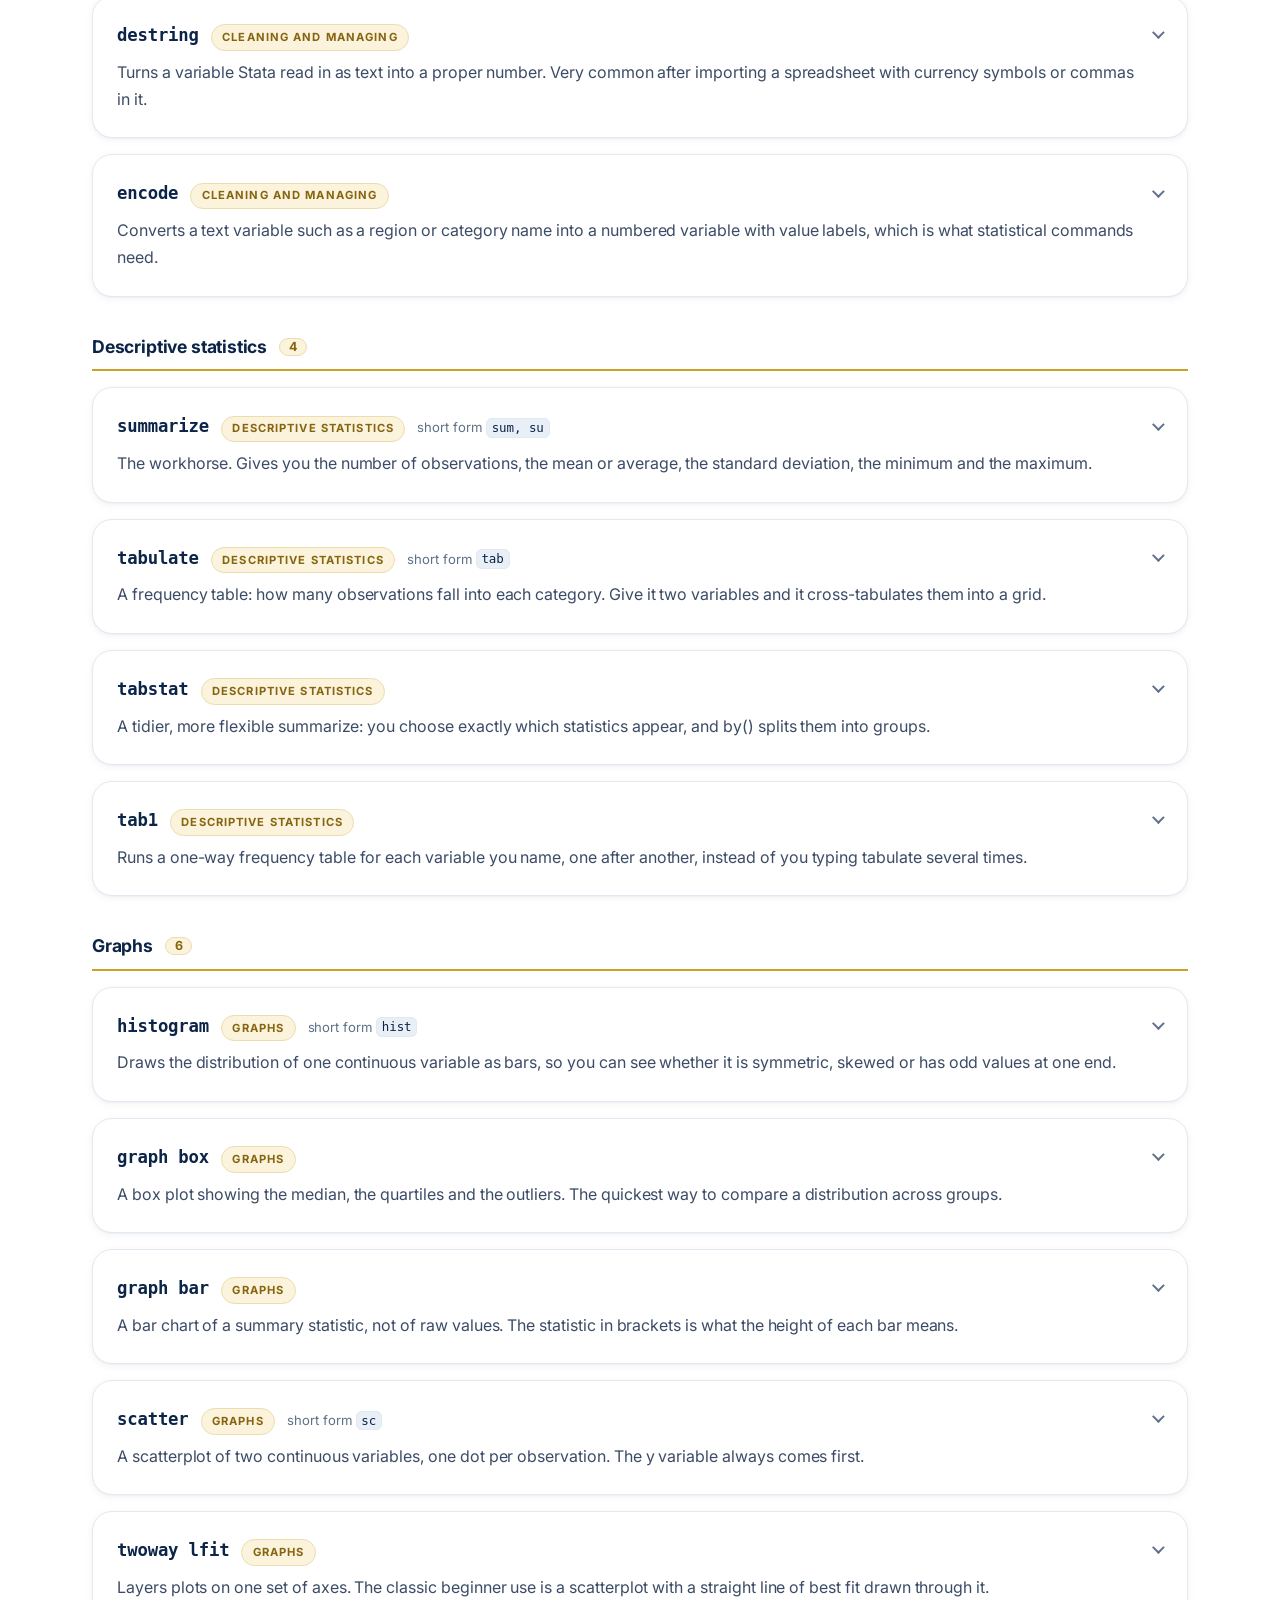
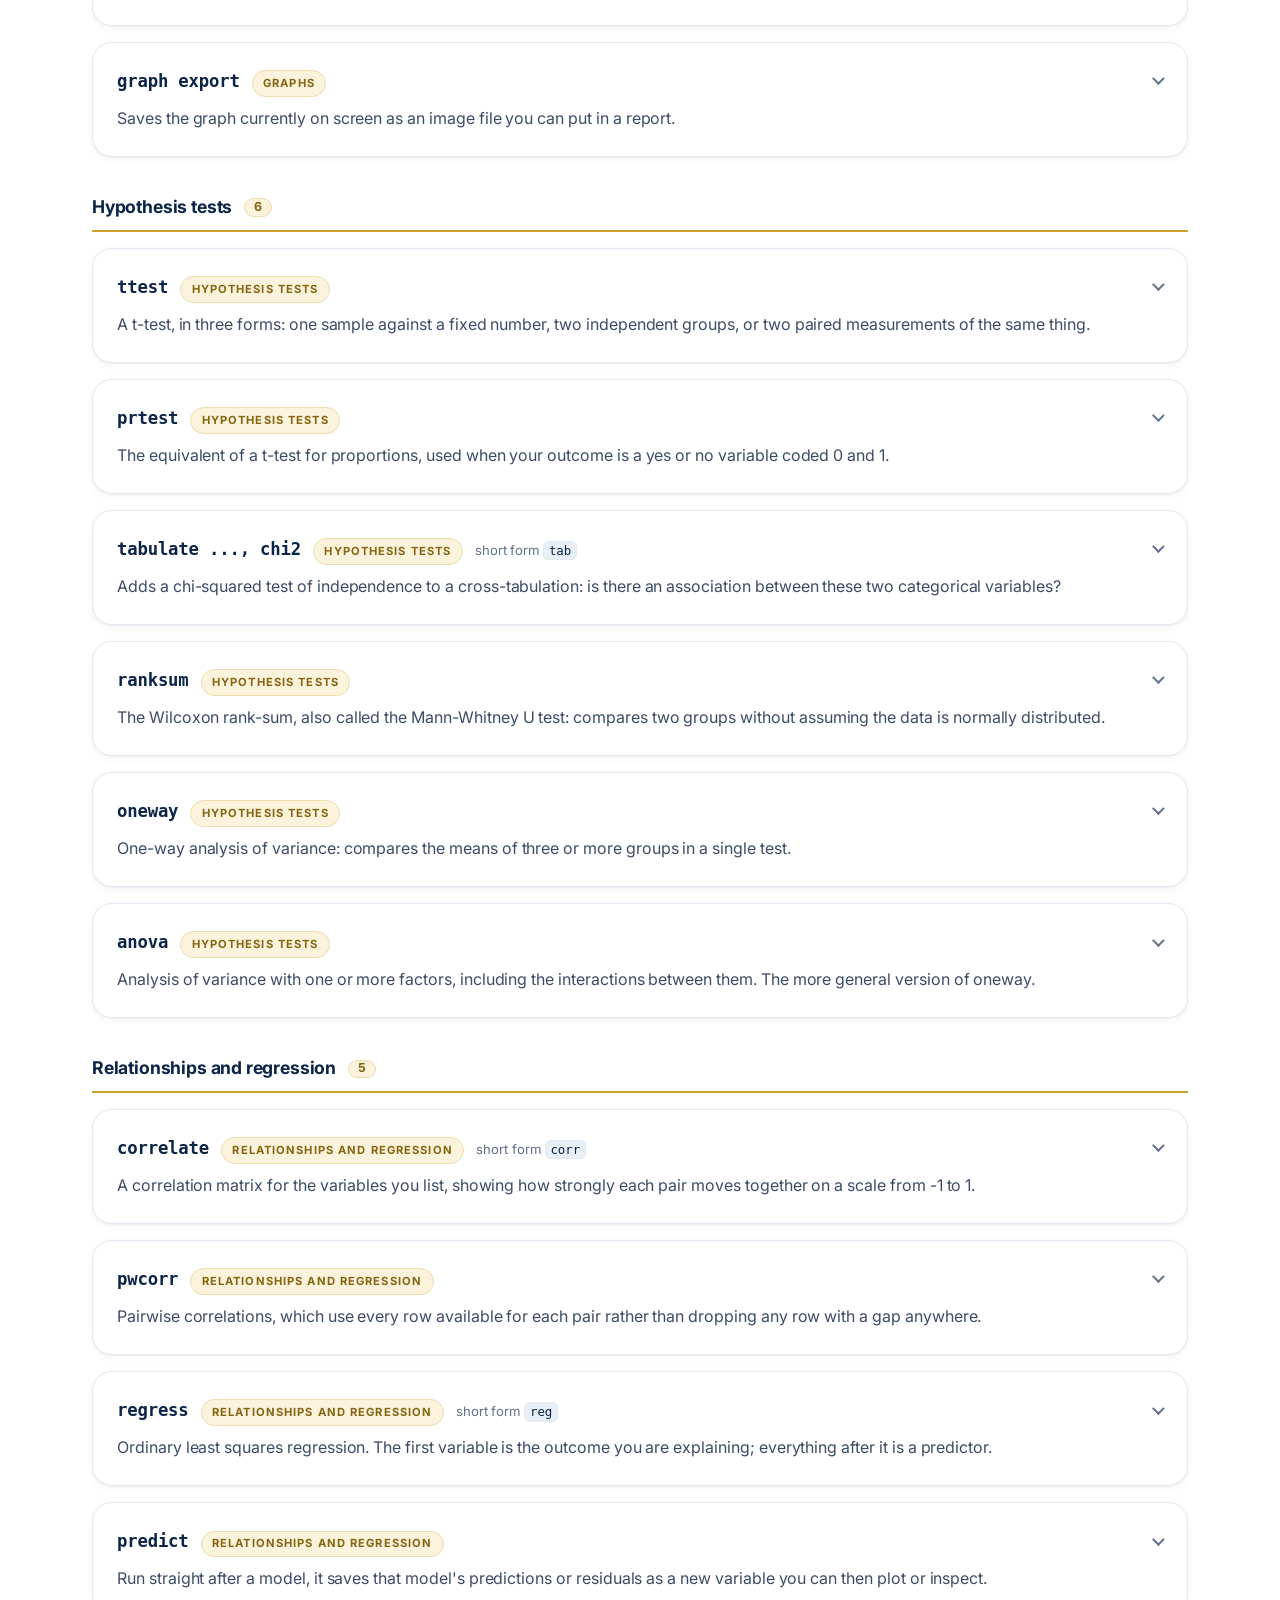
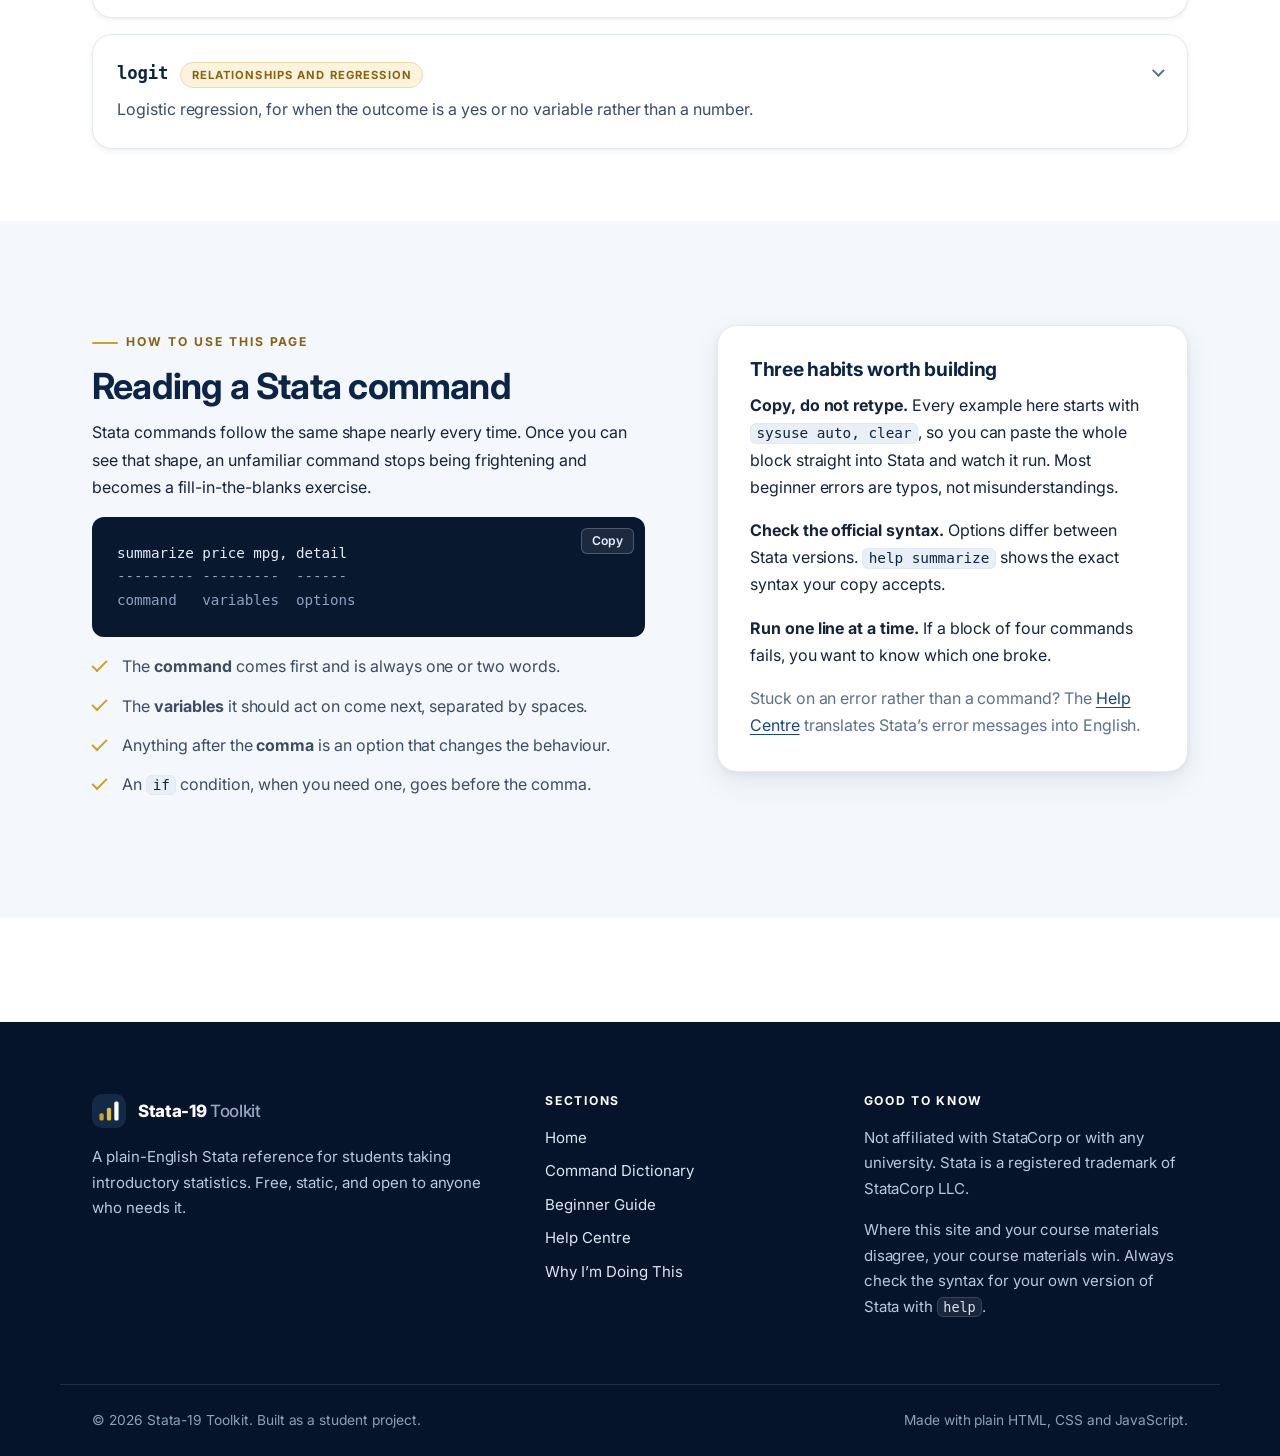
<file: commands.html>
<!DOCTYPE html>
<html lang="en">
<head>
  <meta charset="utf-8">
  <meta name="viewport" content="width=device-width, initial-scale=1">
  <title>Command Dictionary &mdash; Stata-19 Toolkit</title>
  <meta name="description" content="A searchable dictionary of the Stata commands used in introductory statistics, each with a plain-English description and a worked example you can copy.">
  <meta name="theme-color" content="#0b2447">
  <link rel="icon" href="assets/favicon.svg" type="image/svg+xml">

  <!-- Applies the saved light/dark choice before the page paints, so there
       is no flash of the wrong theme. Keep this in the <head> of every page. -->
  <script>
    (function () {
      try {
        var saved = window.localStorage.getItem("s19-theme");
        if (saved === "dark" || saved === "light") {
          document.documentElement.setAttribute("data-theme", saved);
        }
      } catch (error) {
        /* Storage can be blocked; the system preference still applies. */
      }
    }());
  </script>

  <link rel="preconnect" href="https://fonts.googleapis.com">
  <link rel="preconnect" href="https://fonts.gstatic.com" crossorigin>
  <link href="https://fonts.googleapis.com/css2?family=Inter:wght@400;500;600;700;800&display=swap" rel="stylesheet">
  <link rel="stylesheet" href="css/style.css">
</head>
<body>
  <a class="skip-link" href="#main">Skip to content</a>

  <!-- ============ Site header (identical on every page) ============ -->
  <header class="site-header">
    <div class="container nav-bar">
      <a class="brand" href="index.html">
        <svg class="brand-mark" viewBox="0 0 32 32" aria-hidden="true" focusable="false">
          <rect width="32" height="32" rx="8" fill="#0b2447"></rect>
          <rect x="7" y="18" width="4" height="7" rx="1.5" fill="#c9a227"></rect>
          <rect x="14" y="13" width="4" height="12" rx="1.5" fill="#e3bb44"></rect>
          <rect x="21" y="7" width="4" height="18" rx="1.5" fill="#ffffff"></rect>
        </svg>
        <span class="brand-text"><strong>Stata-19</strong> <span>Toolkit</span></span>
      </a>

      <nav class="site-nav" id="site-nav" aria-label="Main">
        <ul class="nav-list">
          <li><a class="nav-link" href="index.html">Home</a></li>
          <li><a class="nav-link" href="commands.html">Command Dictionary</a></li>
          <li><a class="nav-link" href="guide.html">Beginner Guide</a></li>
          <li><a class="nav-link" href="help.html">Help Centre</a></li>
          <li><a class="nav-link" href="about.html">Why I&rsquo;m Doing This</a></li>
        </ul>
      </nav>

      <div class="nav-actions">
        <button class="icon-btn theme-toggle" type="button" data-theme-toggle aria-label="Switch to dark mode">
          <svg class="icon-sun" viewBox="0 0 24 24" fill="none" stroke="currentColor" stroke-width="2" stroke-linecap="round" aria-hidden="true" focusable="false">
            <circle cx="12" cy="12" r="4.2"></circle>
            <path d="M12 2.6v2.3M12 19.1v2.3M4.2 4.2l1.7 1.7M18.1 18.1l1.7 1.7M2.6 12h2.3M19.1 12h2.3M4.2 19.8l1.7-1.7M18.1 5.9l1.7-1.7"></path>
          </svg>
          <svg class="icon-moon" viewBox="0 0 24 24" fill="none" stroke="currentColor" stroke-width="2" stroke-linecap="round" stroke-linejoin="round" aria-hidden="true" focusable="false">
            <path d="M20.5 14.3A8.6 8.6 0 0 1 9.7 3.5a8.6 8.6 0 1 0 10.8 10.8Z"></path>
          </svg>
        </button>

        <button class="icon-btn nav-toggle" type="button" aria-expanded="false" aria-controls="site-nav">
          <span class="nav-toggle-bars" aria-hidden="true"></span>
          <span class="sr-only">Menu</span>
        </button>
      </div>
    </div>
  </header>

  <main id="main">
    <!-- ============ Page header ============ -->
    <div class="page-head">
      <div class="container">
        <span class="eyebrow">Reference</span>
        <h1>Command Dictionary</h1>
        <p class="lede">
          Fifty-one commands in plain English. Start typing to filter &mdash; the search matches
          the command name, its short form and the description, so &ldquo;average&rdquo; finds
          <code>summarize</code>. Open a card for the syntax, the options, the common mistakes,
          and a worked example that runs on Stata&rsquo;s built-in <code>auto</code> dataset.
        </p>
      </div>
    </div>

    <!-- ============ Search and category filters ============ -->
    <div class="toolbar">
      <div class="container">
        <div class="search-field">
          <svg class="search-icon" viewBox="0 0 24 24" fill="none" stroke="currentColor" stroke-width="2" aria-hidden="true" focusable="false">
            <circle cx="11" cy="11" r="7"></circle>
            <line x1="16.5" y1="16.5" x2="21" y2="21"></line>
          </svg>
          <label class="sr-only" for="cmd-search">Search commands</label>
          <input
            class="search-input"
            id="cmd-search"
            type="search"
            autocomplete="off"
            placeholder="Search a command or what you want to do, e.g. regress, average, missing">
        </div>

        <div class="toolbar-row">
          <!-- The category buttons are built from the data in
               js/commands-data.js, so a new category appears here by itself. -->
          <div class="chips" id="cmd-chips"></div>

          <div class="chips sort-group" id="cmd-sort">
            <span class="chips-label">Sort</span>
            <button class="chip" type="button" data-sort="category" aria-pressed="true">By category</button>
            <button class="chip" type="button" data-sort="az" aria-pressed="false">A&ndash;Z</button>
          </div>
        </div>
      </div>
    </div>

    <!-- ============ Results ============ -->
    <section class="section section--tight">
      <div class="container">
        <p class="result-count" id="cmd-count" role="status" aria-live="polite">Loading commands&hellip;</p>
        <div class="cmd-list" id="cmd-list"></div>

        <noscript>
          <div class="empty-state">
            <h2>This page needs JavaScript for the search box</h2>
            <p>
              The dictionary is built by a small script, so with JavaScript switched off the list
              will stay empty. Everything else on this site works without it.
            </p>
          </div>
        </noscript>
      </div>
    </section>

    <!-- ============ How to read the entries ============ -->
    <section class="section section--surface">
      <div class="container">
        <div class="split">
          <div>
            <span class="eyebrow">How to use this page</span>
            <h2>Reading a Stata command</h2>
            <p>
              Stata commands follow the same shape nearly every time. Once you can see that shape,
              an unfamiliar command stops being frightening and becomes a fill-in-the-blanks
              exercise.
            </p>
            <pre class="code"><code>summarize price mpg, detail
<span class="cmt">--------- ---------  ------</span>
<span class="cmt">command   variables  options</span></code></pre>
            <ul class="tick-list">
              <li>The <strong>command</strong> comes first and is always one or two words.</li>
              <li>The <strong>variables</strong> it should act on come next, separated by spaces.</li>
              <li>Anything after the <strong>comma</strong> is an option that changes the behaviour.</li>
              <li>An <code>if</code> condition, when you need one, goes before the comma.</li>
            </ul>
          </div>

          <aside class="panel">
            <h3>Three habits worth building</h3>
            <p>
              <strong>Copy, do not retype.</strong> Every example here starts with
              <code>sysuse auto, clear</code>, so you can paste the whole block straight into
              Stata and watch it run. Most beginner errors are typos, not misunderstandings.
            </p>
            <p>
              <strong>Check the official syntax.</strong> Options differ between Stata versions.
              <code>help summarize</code> shows the exact syntax your copy accepts.
            </p>
            <p>
              <strong>Run one line at a time.</strong> If a block of four commands fails, you want
              to know which one broke.
            </p>
            <p class="muted">
              Stuck on an error rather than a command? The <a href="help.html">Help Centre</a>
              translates Stata&rsquo;s error messages into English.
            </p>
          </aside>
        </div>
      </div>
    </section>
  </main>

  <!-- ============ Site footer (identical on every page) ============ -->
  <footer class="site-footer">
    <div class="container footer-grid">
      <div class="footer-brand">
        <a class="brand" href="index.html">
          <svg class="brand-mark" viewBox="0 0 32 32" aria-hidden="true" focusable="false">
            <rect width="32" height="32" rx="8" fill="#122a47"></rect>
            <rect x="7" y="18" width="4" height="7" rx="1.5" fill="#c9a227"></rect>
            <rect x="14" y="13" width="4" height="12" rx="1.5" fill="#e3bb44"></rect>
            <rect x="21" y="7" width="4" height="18" rx="1.5" fill="#ffffff"></rect>
          </svg>
          <span class="brand-text"><strong>Stata-19</strong> <span>Toolkit</span></span>
        </a>
        <p>
          A plain-English Stata reference for students taking introductory statistics. Free,
          static, and open to anyone who needs it.
        </p>
      </div>

      <nav aria-label="Footer">
        <h2>Sections</h2>
        <ul>
          <li><a href="index.html">Home</a></li>
          <li><a href="commands.html">Command Dictionary</a></li>
          <li><a href="guide.html">Beginner Guide</a></li>
          <li><a href="help.html">Help Centre</a></li>
          <li><a href="about.html">Why I&rsquo;m Doing This</a></li>
        </ul>
      </nav>

      <div>
        <h2>Good to know</h2>
        <p>
          Not affiliated with StataCorp or with any university. Stata is a registered trademark of
          StataCorp LLC.
        </p>
        <p>
          Where this site and your course materials disagree, your course materials win. Always
          check the syntax for your own version of Stata with <code>help</code>.
        </p>
      </div>
    </div>

    <div class="container footer-base">
      <p>&copy; <span data-year>2026</span> Stata-19 Toolkit. Built as a student project.</p>
      <p>Made with plain HTML, CSS and JavaScript.</p>
    </div>
  </footer>

  <script src="js/main.js"></script>
  <!-- The content first, then the code that draws it. -->
  <script src="js/commands-data.js"></script>
  <script src="js/commands.js"></script>
</body>
</html>
</file>
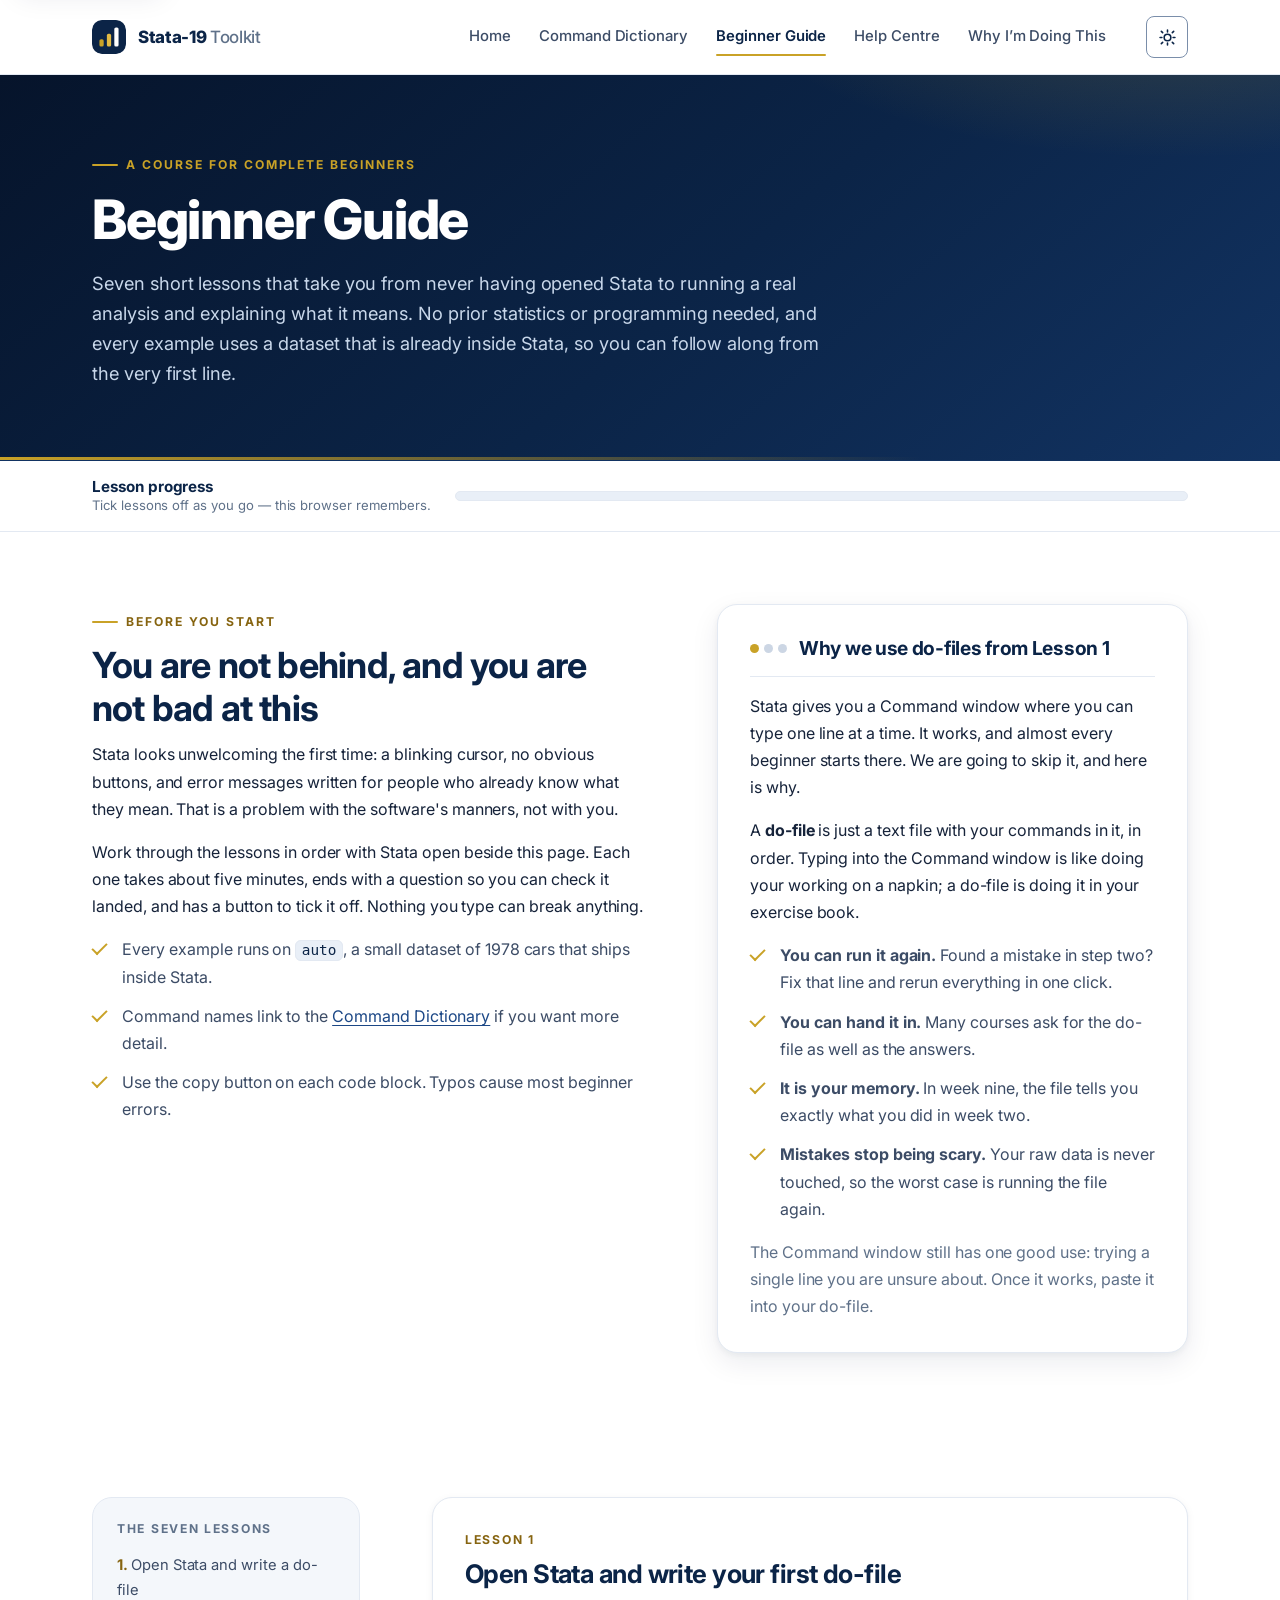
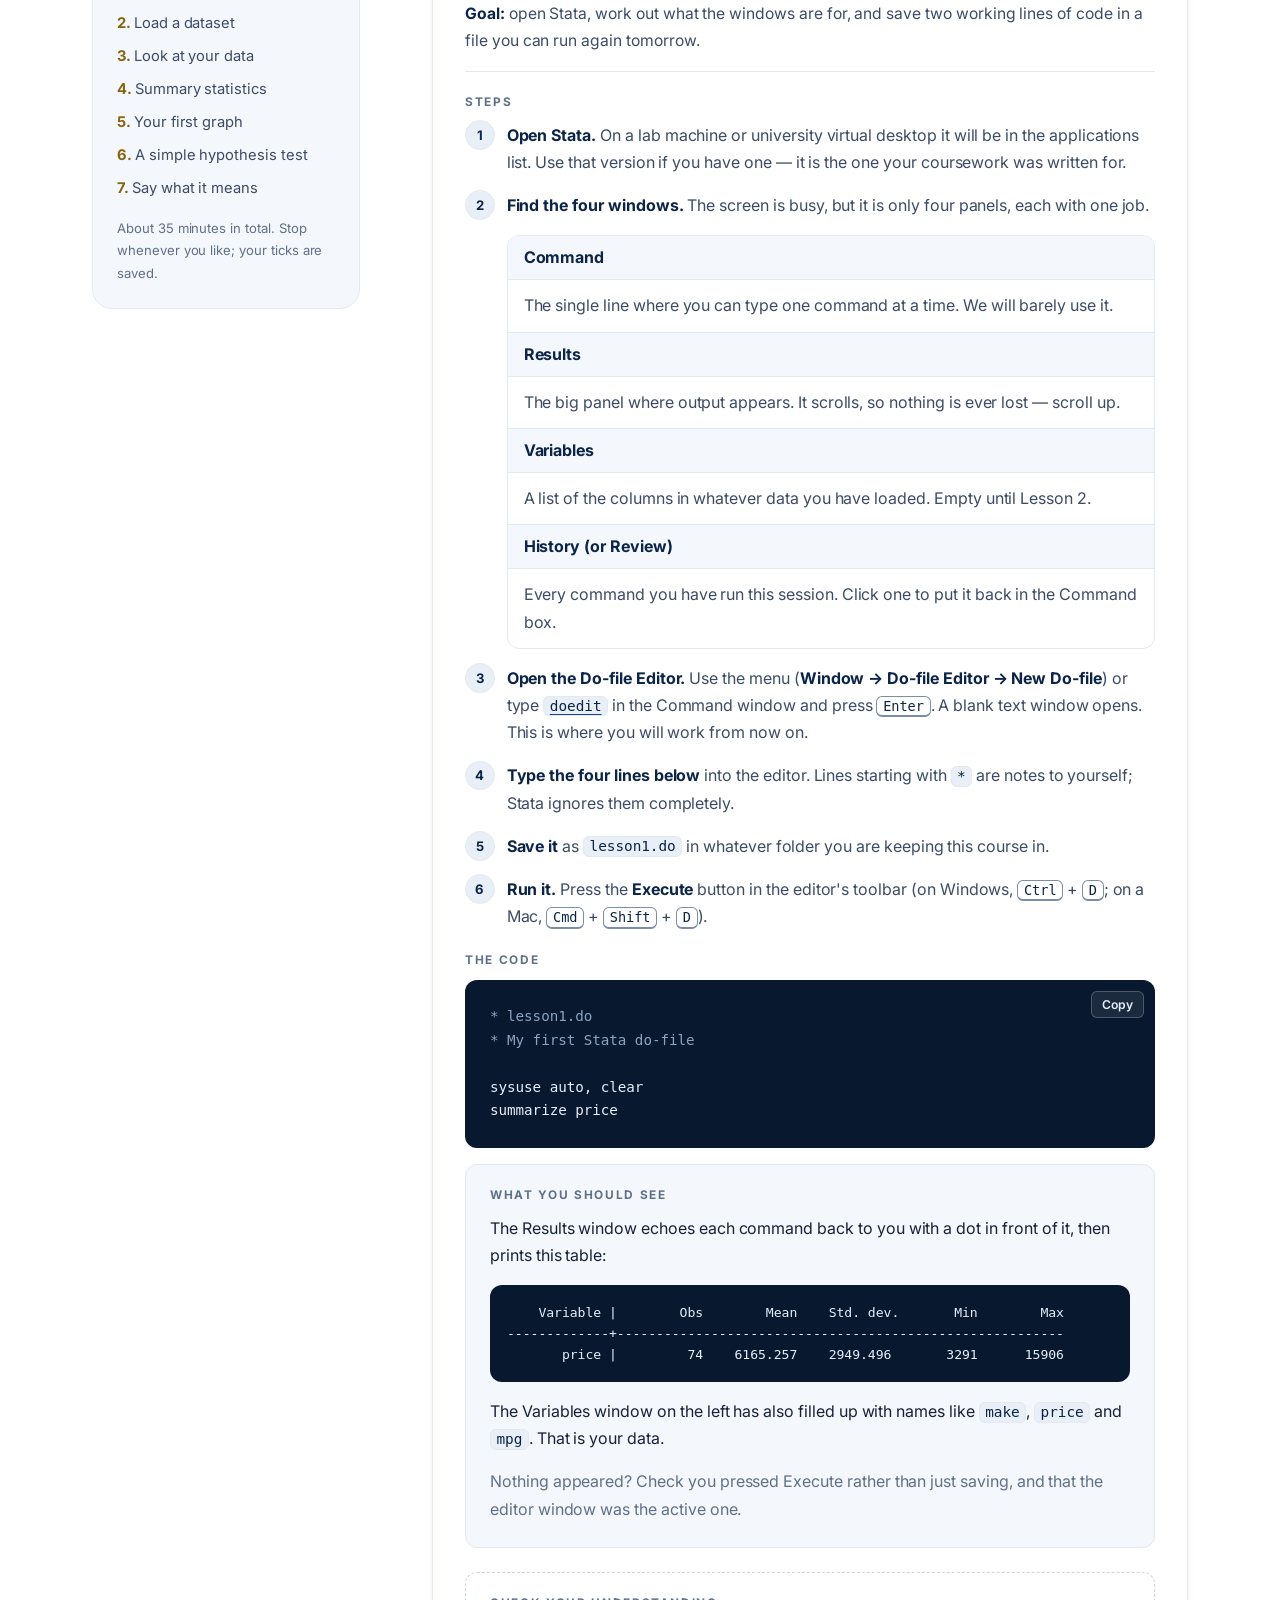
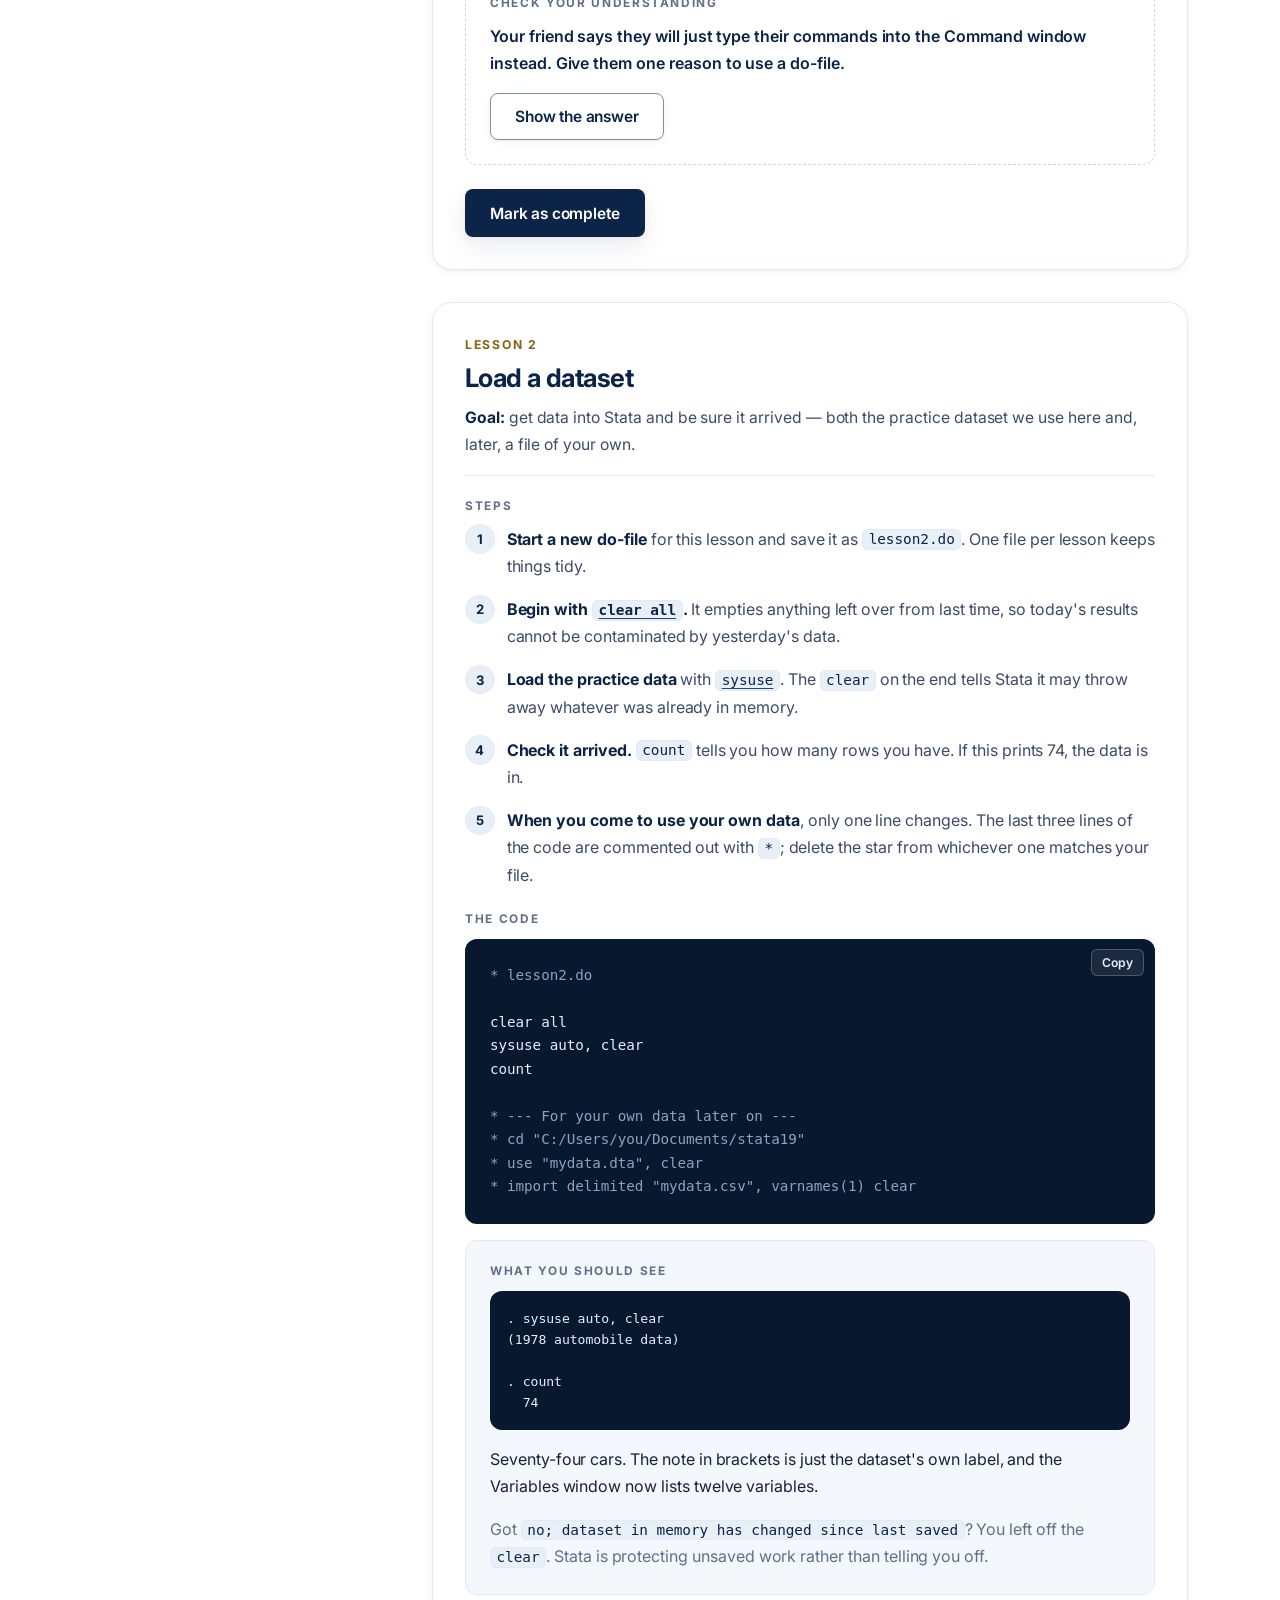
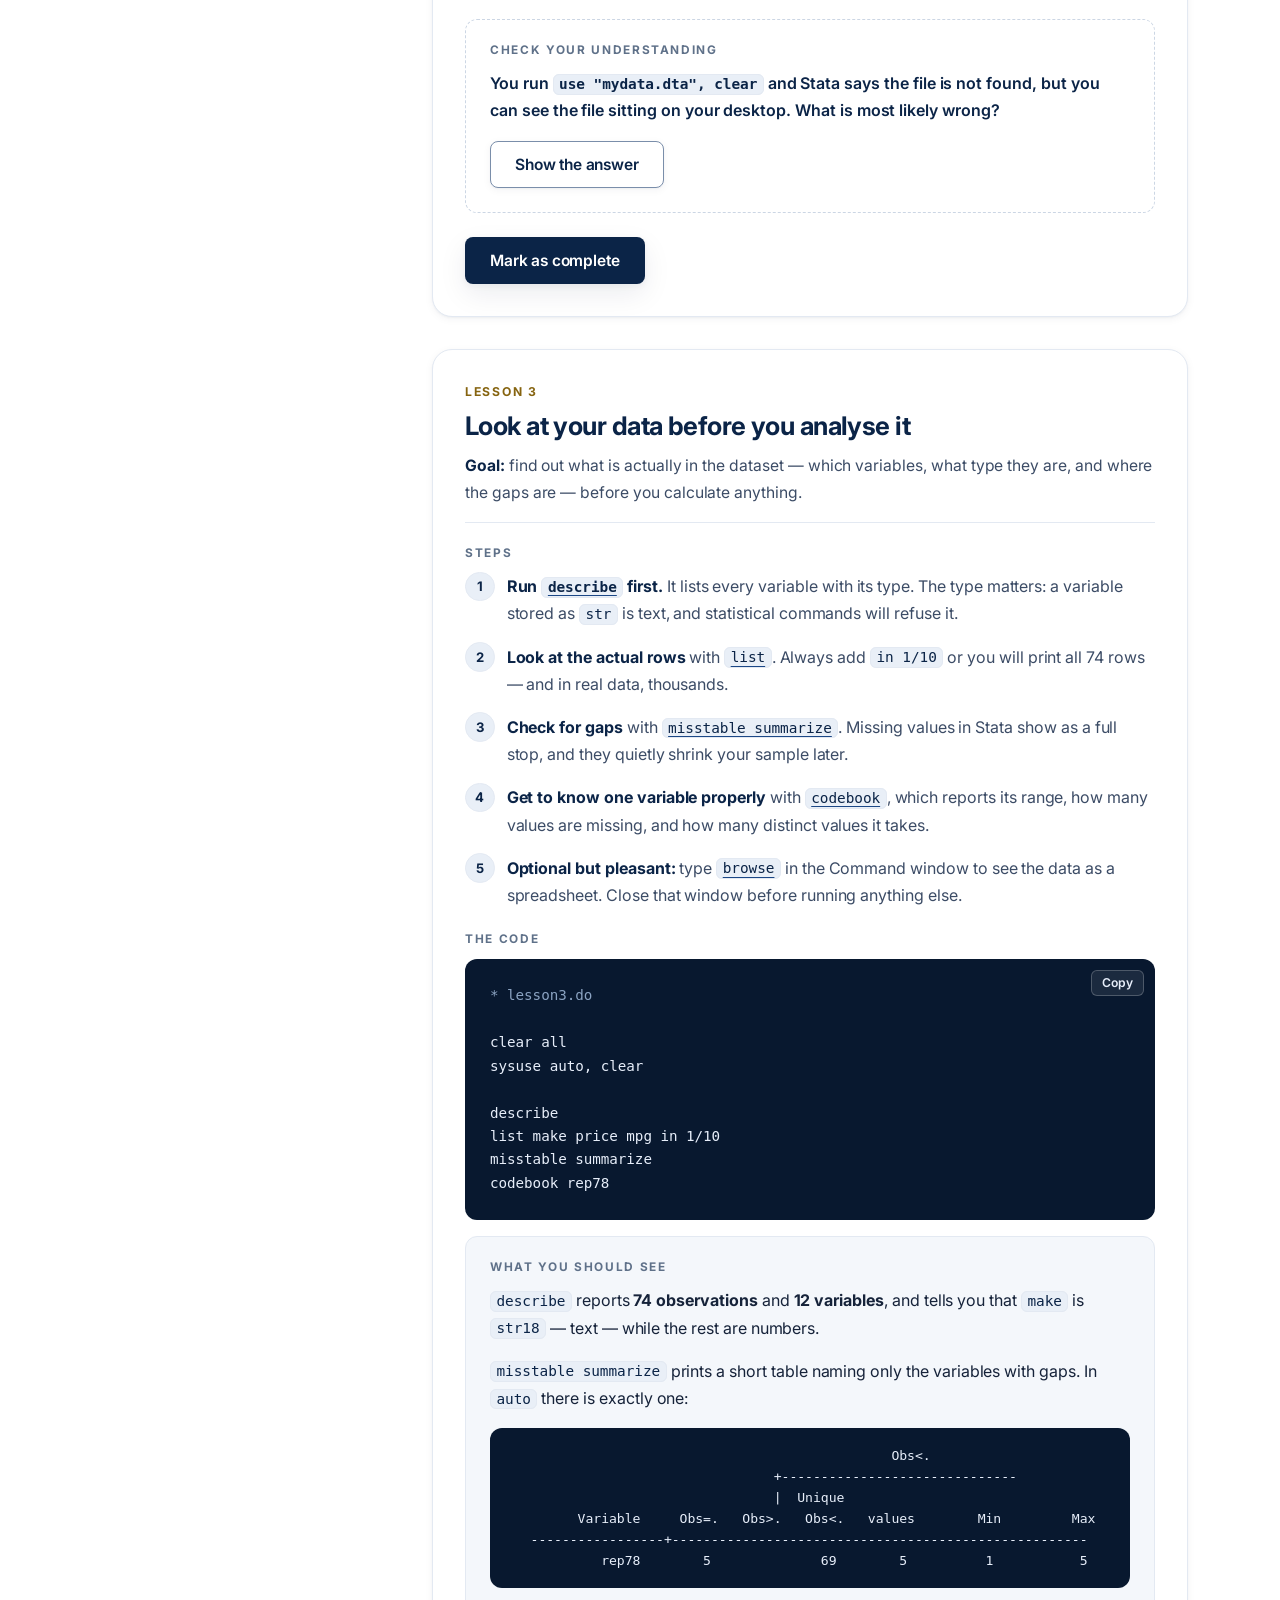
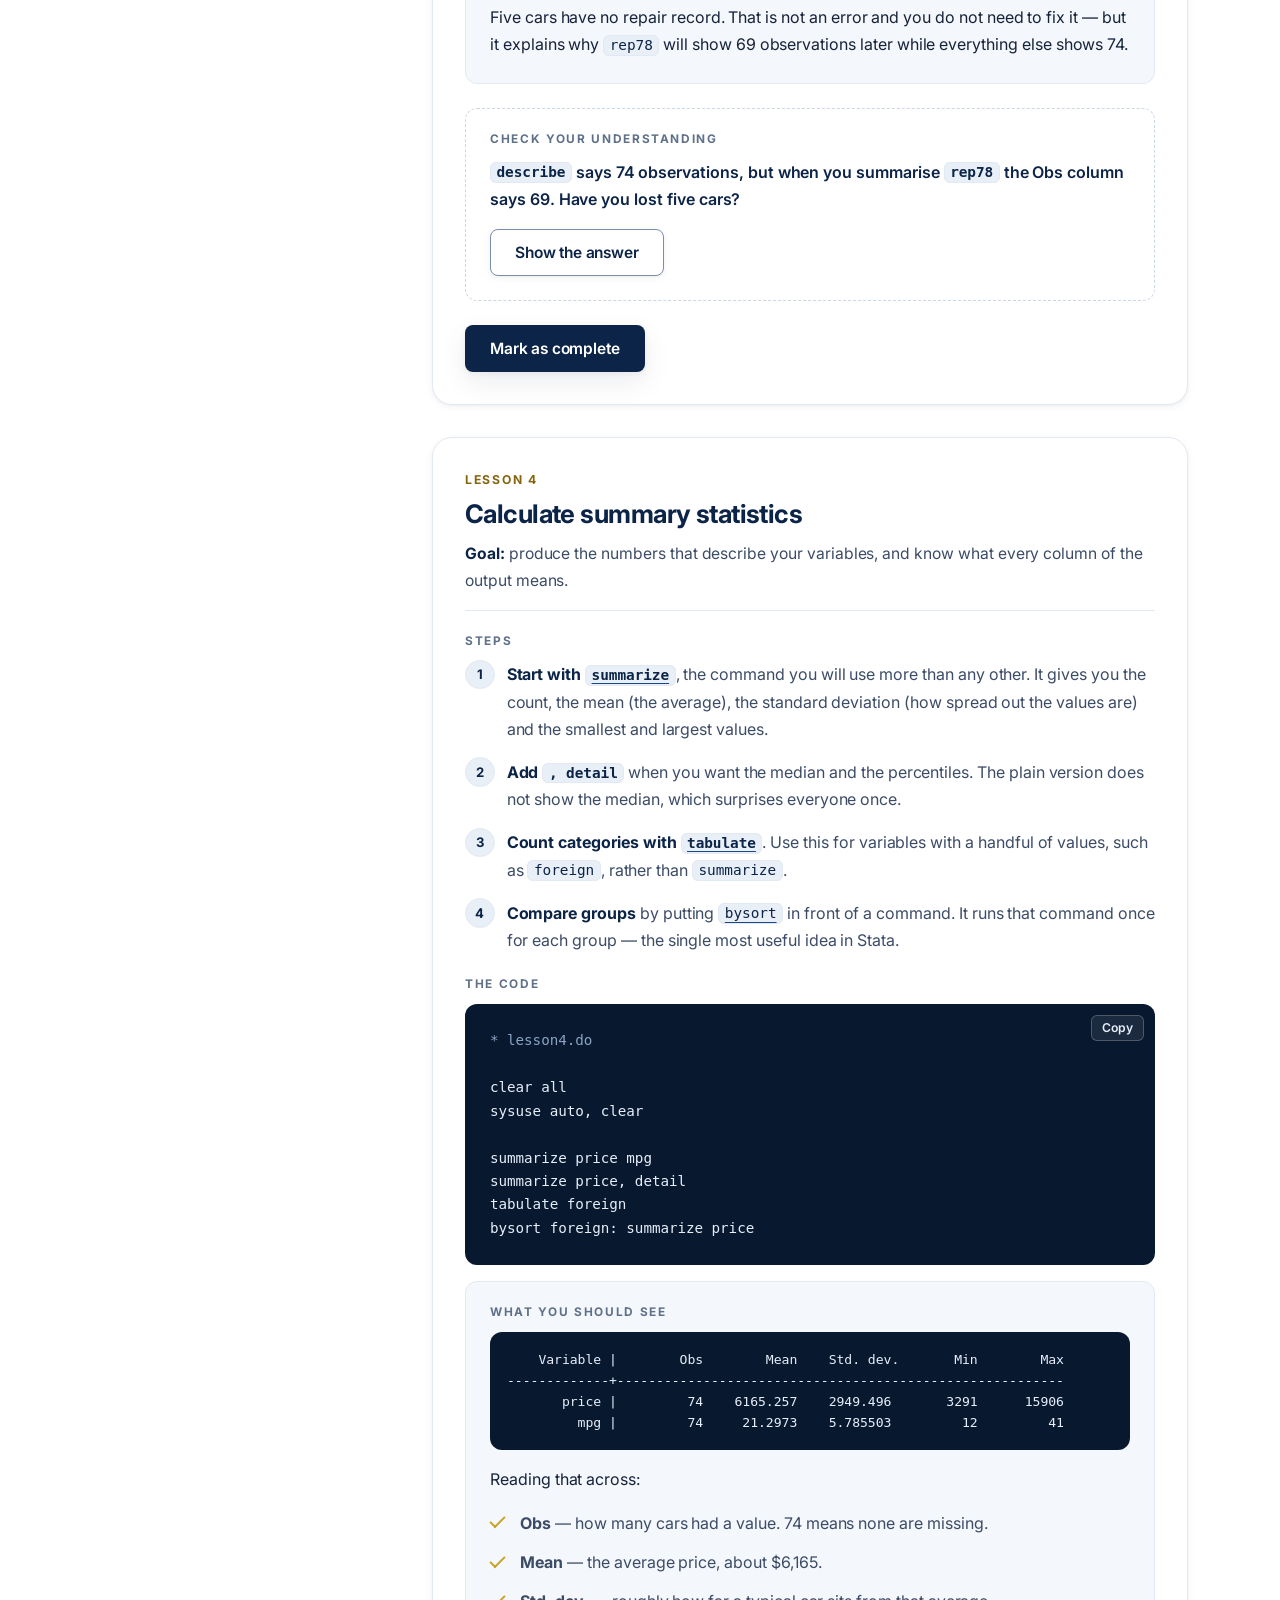
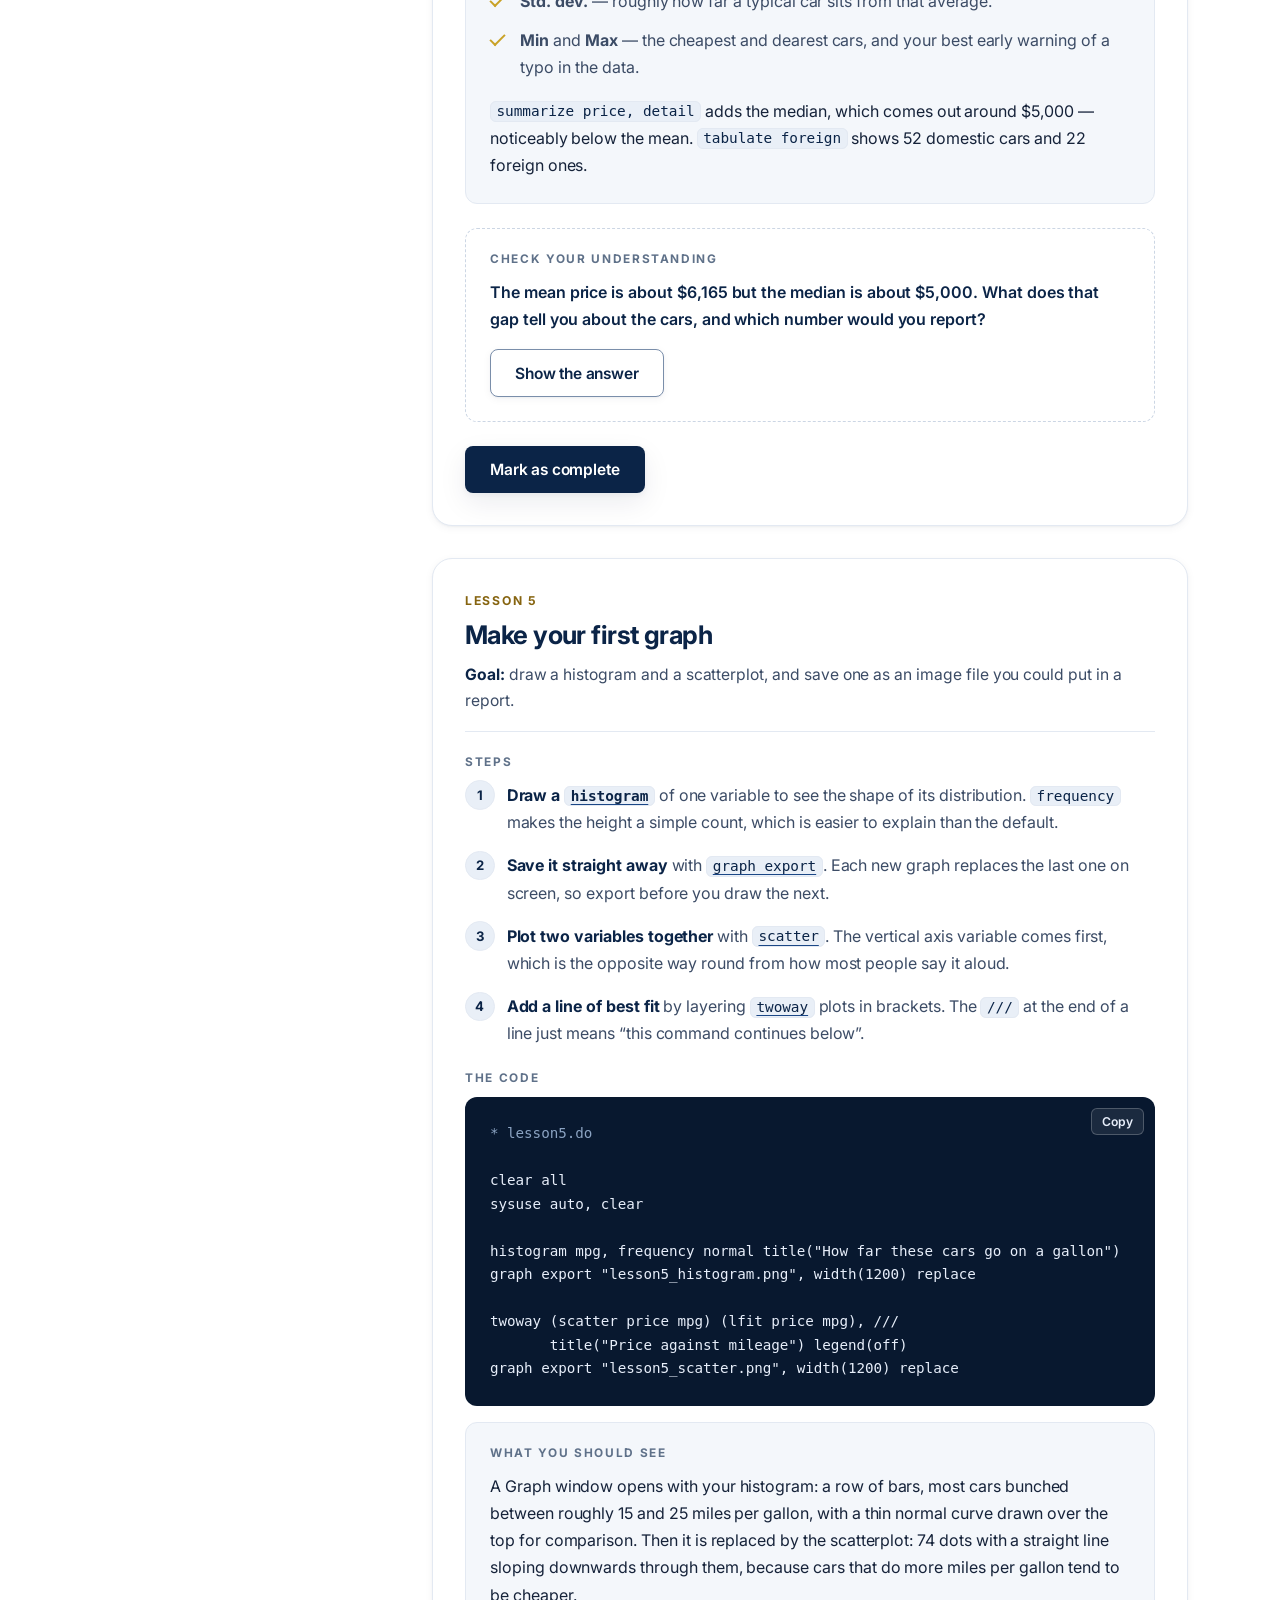
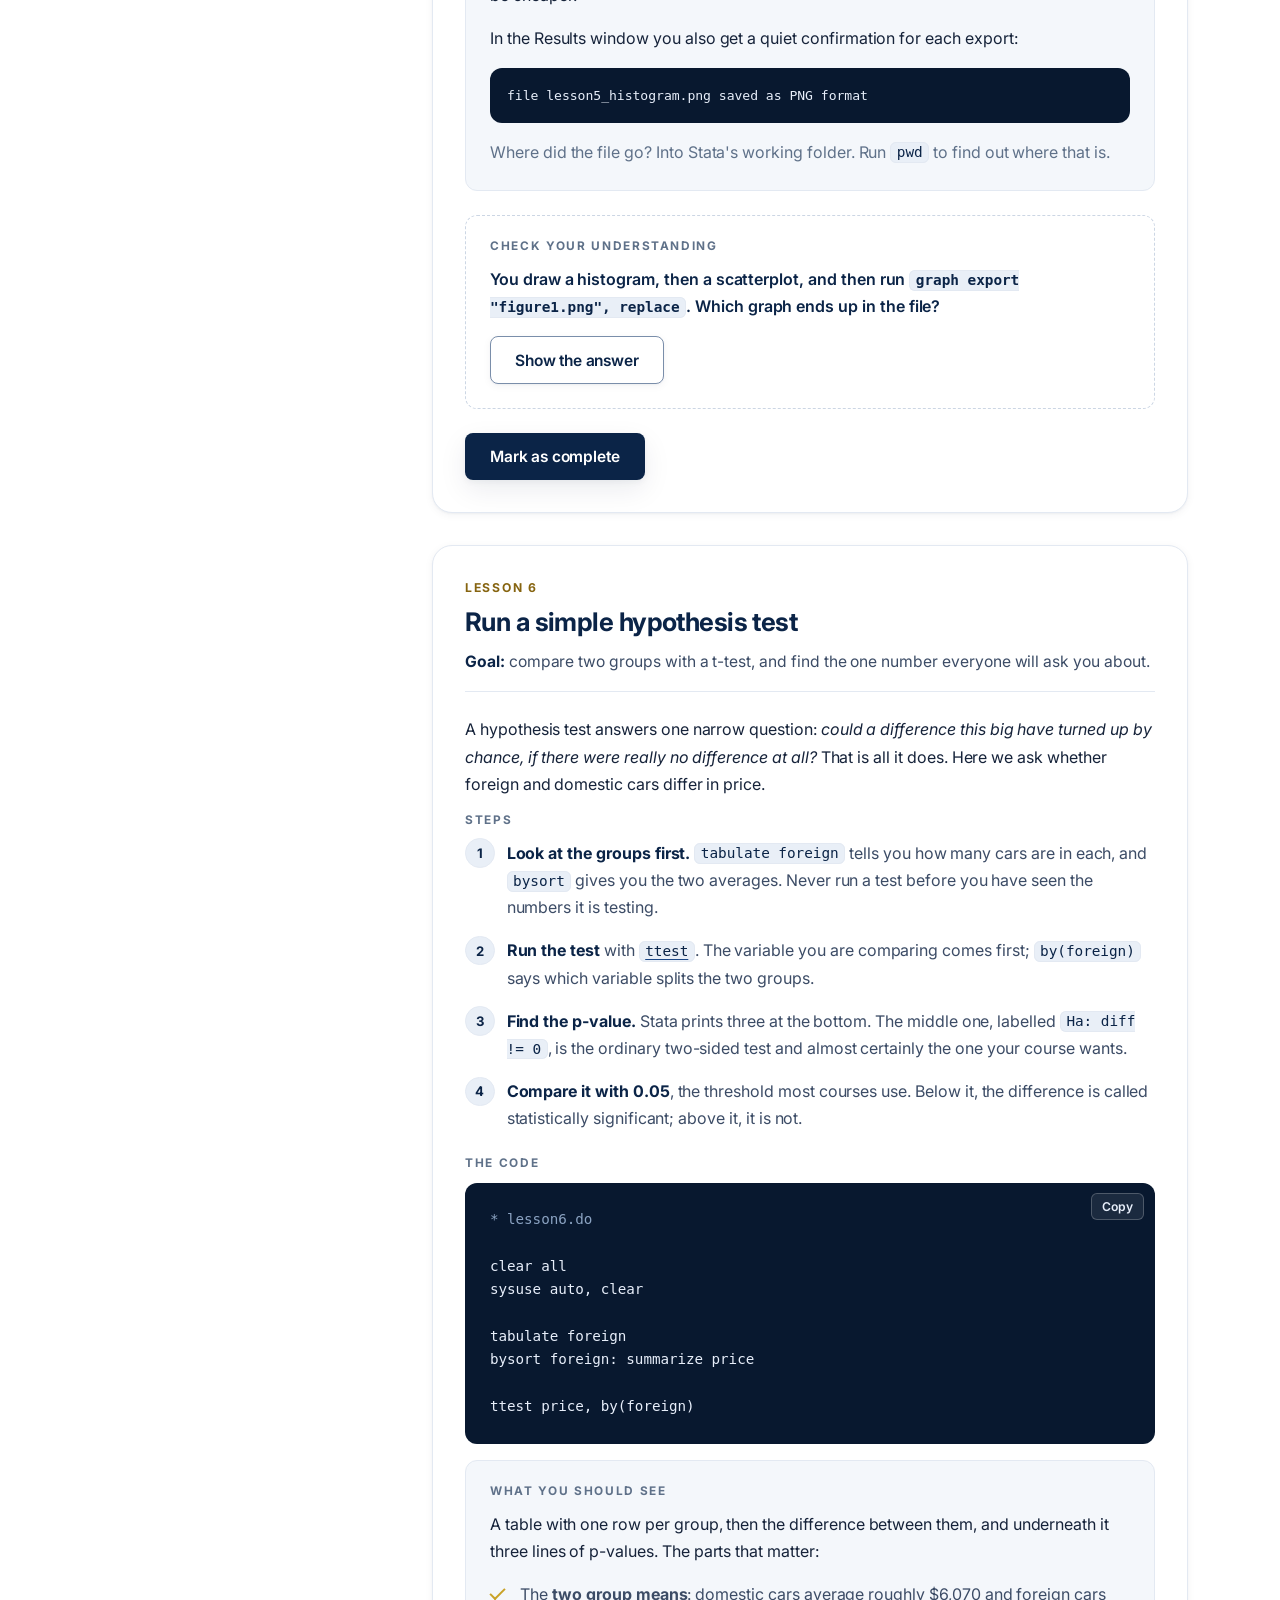
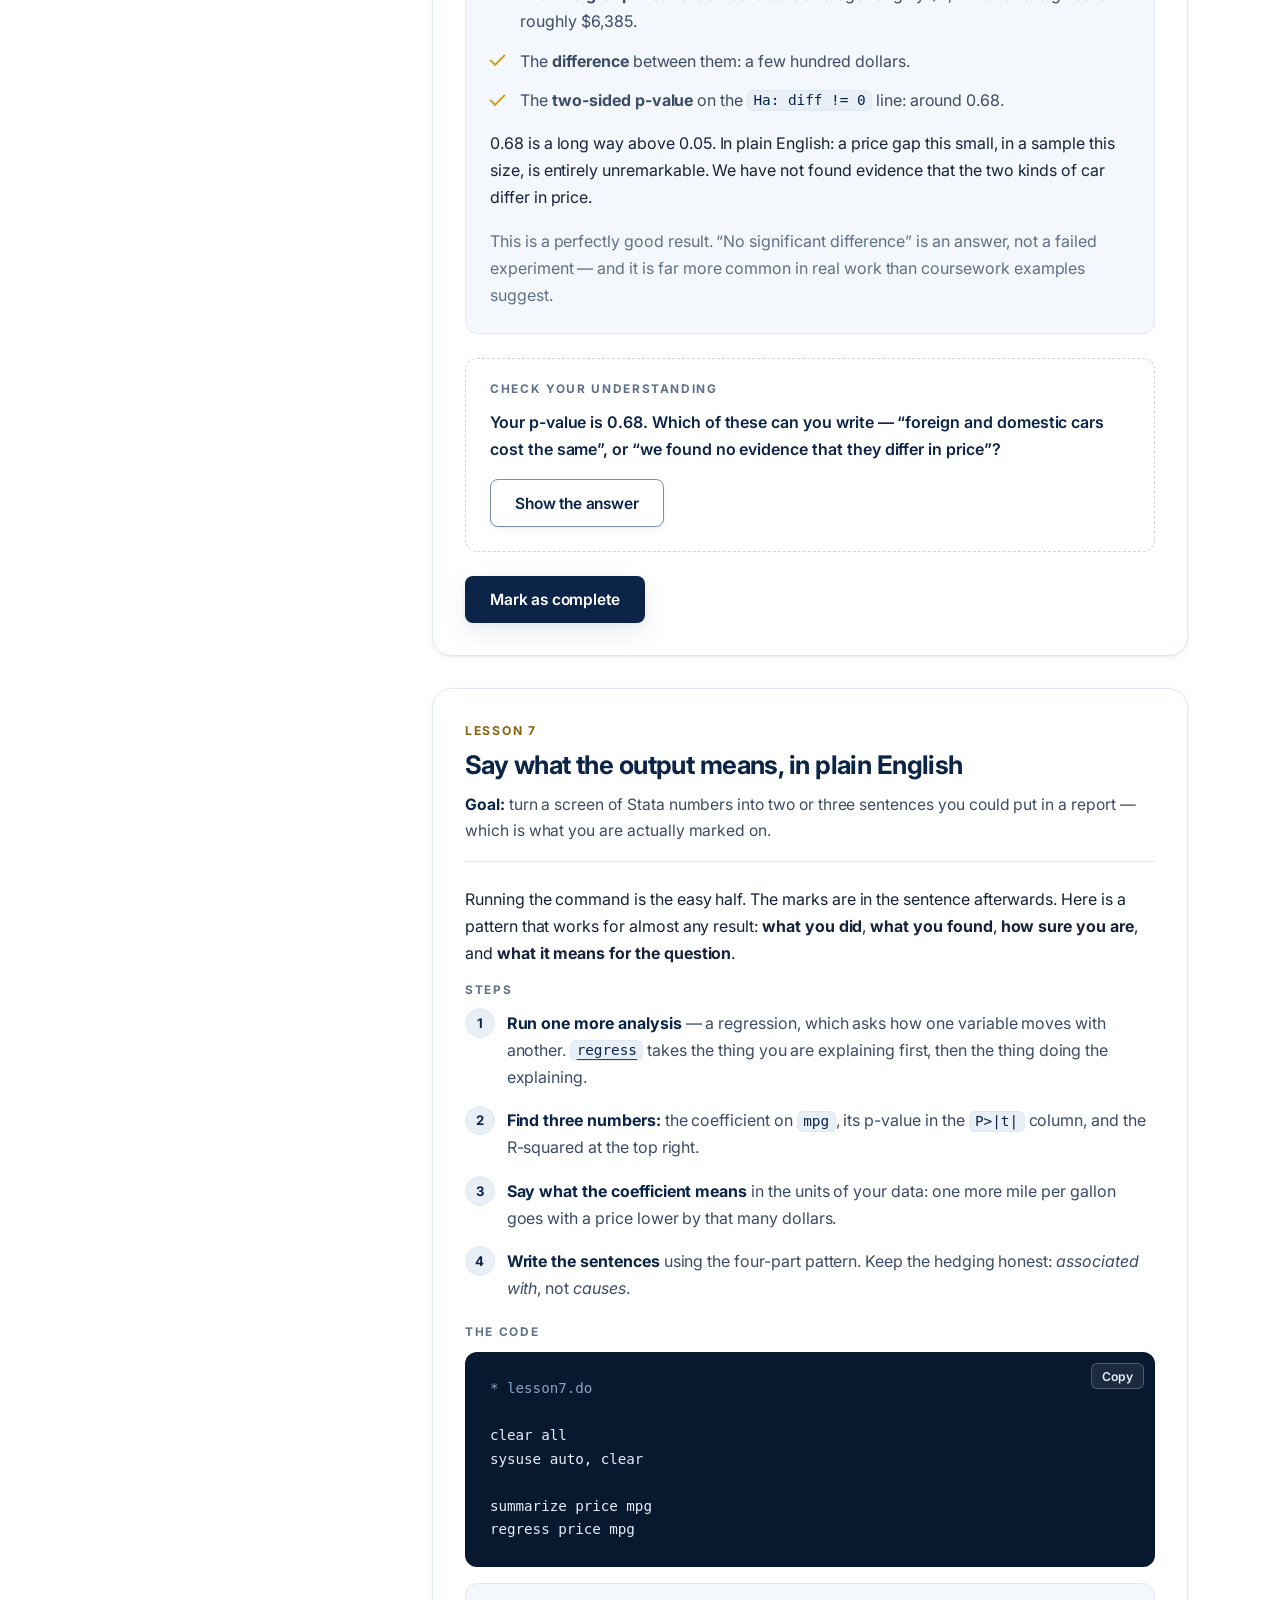
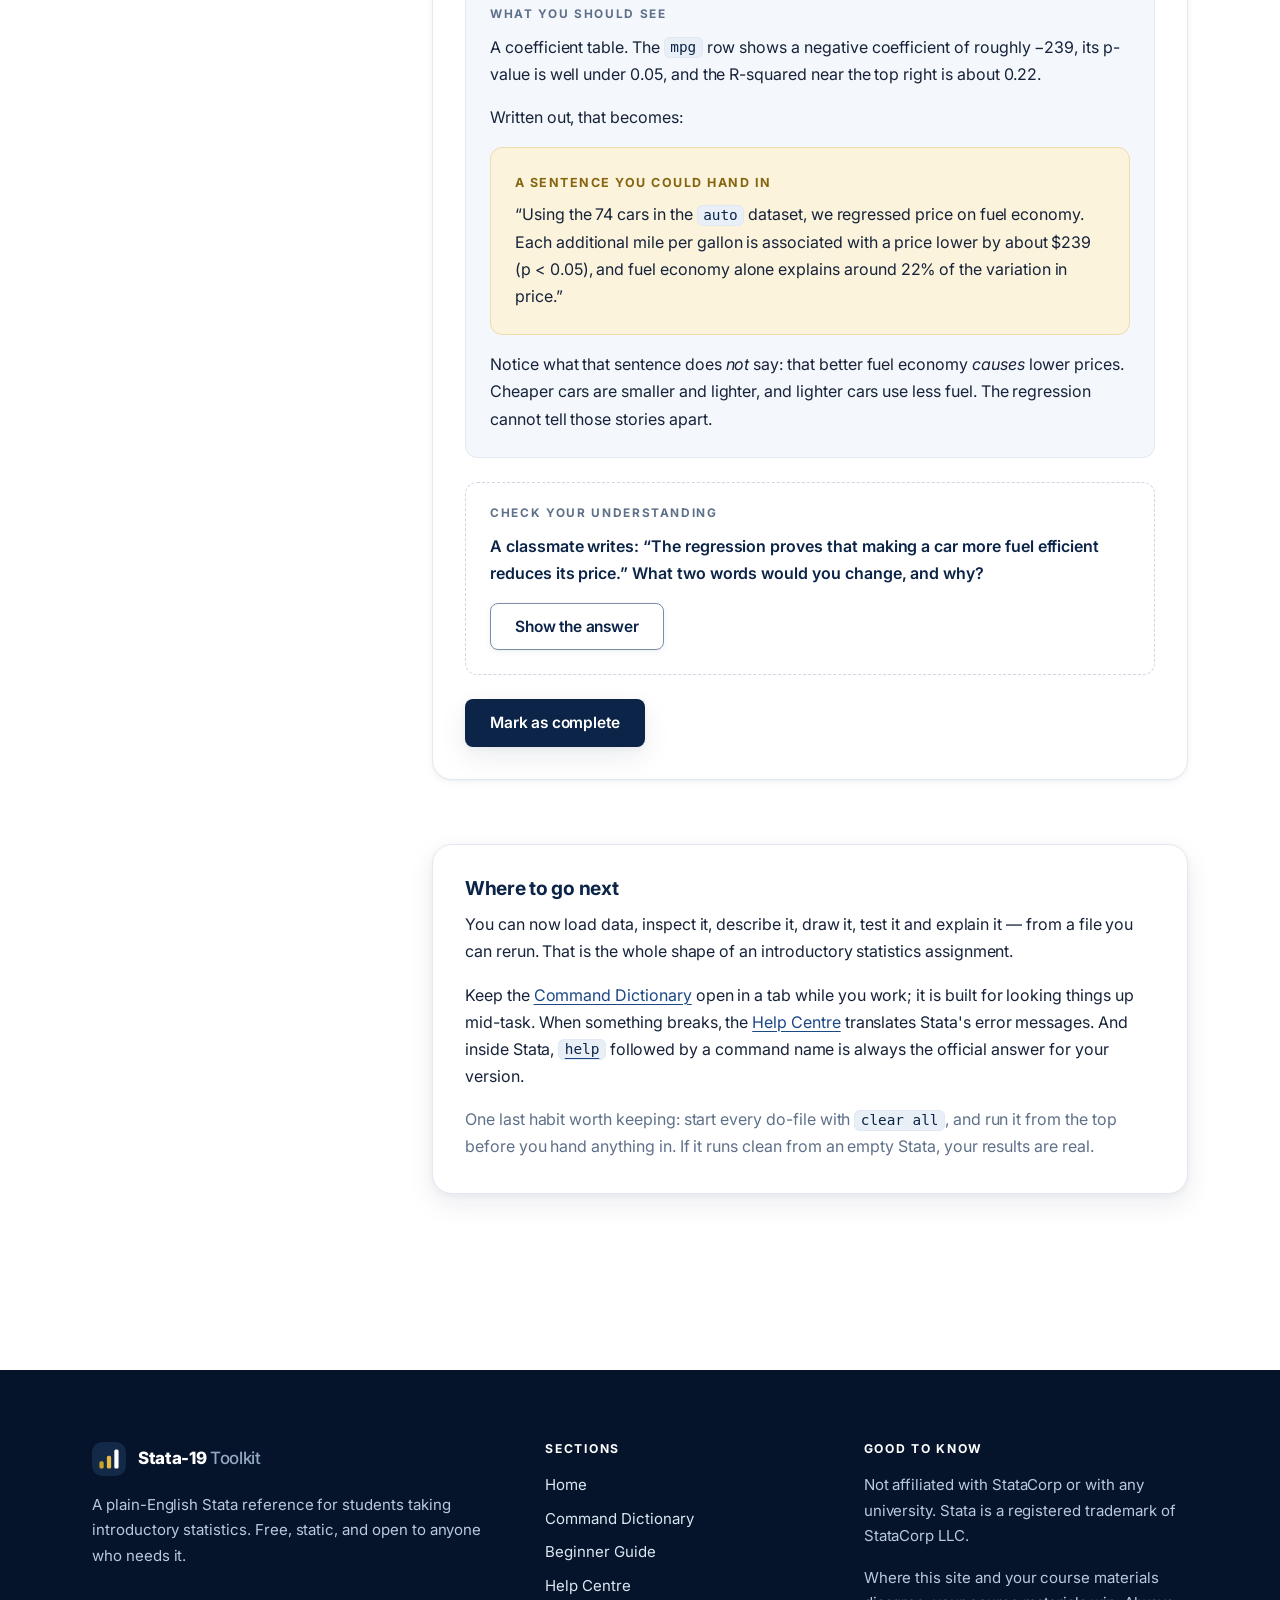
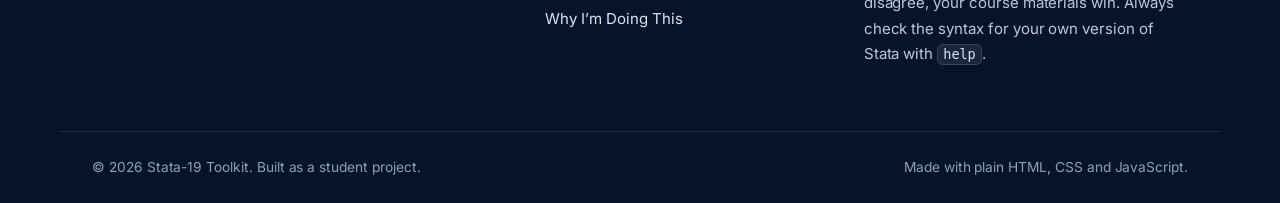
<file: guide.html>
<!DOCTYPE html>
<html lang="en">
<head>
  <meta charset="utf-8">
  <meta name="viewport" content="width=device-width, initial-scale=1">
  <title>Beginner Guide &mdash; Stata-19 Toolkit</title>
  <meta name="description" content="A seven-lesson course for complete beginners: open Stata, write a do-file, load data, summarise it, draw a graph, run a t-test, and say what the output means in plain English.">
  <meta name="theme-color" content="#0b2447">
  <link rel="icon" href="assets/favicon.svg" type="image/svg+xml">

  <!-- Applies the saved light/dark choice before the page paints, so there
       is no flash of the wrong theme. Keep this in the <head> of every page. -->
  <script>
    (function () {
      try {
        var saved = window.localStorage.getItem("s19-theme");
        if (saved === "dark" || saved === "light") {
          document.documentElement.setAttribute("data-theme", saved);
        }
      } catch (error) {
        /* Storage can be blocked; the system preference still applies. */
      }
    }());
  </script>

  <link rel="preconnect" href="https://fonts.googleapis.com">
  <link rel="preconnect" href="https://fonts.gstatic.com" crossorigin>
  <link href="https://fonts.googleapis.com/css2?family=Inter:wght@400;500;600;700;800&display=swap" rel="stylesheet">
  <link rel="stylesheet" href="css/style.css">
</head>
<body>
  <a class="skip-link" href="#main">Skip to content</a>

  <!-- ============ Site header (identical on every page) ============ -->
  <header class="site-header">
    <div class="container nav-bar">
      <a class="brand" href="index.html">
        <svg class="brand-mark" viewBox="0 0 32 32" aria-hidden="true" focusable="false">
          <rect width="32" height="32" rx="8" fill="#0b2447"></rect>
          <rect x="7" y="18" width="4" height="7" rx="1.5" fill="#c9a227"></rect>
          <rect x="14" y="13" width="4" height="12" rx="1.5" fill="#e3bb44"></rect>
          <rect x="21" y="7" width="4" height="18" rx="1.5" fill="#ffffff"></rect>
        </svg>
        <span class="brand-text"><strong>Stata-19</strong> <span>Toolkit</span></span>
      </a>

      <nav class="site-nav" id="site-nav" aria-label="Main">
        <ul class="nav-list">
          <li><a class="nav-link" href="index.html">Home</a></li>
          <li><a class="nav-link" href="commands.html">Command Dictionary</a></li>
          <li><a class="nav-link" href="guide.html">Beginner Guide</a></li>
          <li><a class="nav-link" href="help.html">Help Centre</a></li>
          <li><a class="nav-link" href="about.html">Why I&rsquo;m Doing This</a></li>
        </ul>
      </nav>

      <div class="nav-actions">
        <button class="icon-btn theme-toggle" type="button" data-theme-toggle aria-label="Switch to dark mode">
          <svg class="icon-sun" viewBox="0 0 24 24" fill="none" stroke="currentColor" stroke-width="2" stroke-linecap="round" aria-hidden="true" focusable="false">
            <circle cx="12" cy="12" r="4.2"></circle>
            <path d="M12 2.6v2.3M12 19.1v2.3M4.2 4.2l1.7 1.7M18.1 18.1l1.7 1.7M2.6 12h2.3M19.1 12h2.3M4.2 19.8l1.7-1.7M18.1 5.9l1.7-1.7"></path>
          </svg>
          <svg class="icon-moon" viewBox="0 0 24 24" fill="none" stroke="currentColor" stroke-width="2" stroke-linecap="round" stroke-linejoin="round" aria-hidden="true" focusable="false">
            <path d="M20.5 14.3A8.6 8.6 0 0 1 9.7 3.5a8.6 8.6 0 1 0 10.8 10.8Z"></path>
          </svg>
        </button>

        <button class="icon-btn nav-toggle" type="button" aria-expanded="false" aria-controls="site-nav">
          <span class="nav-toggle-bars" aria-hidden="true"></span>
          <span class="sr-only">Menu</span>
        </button>
      </div>
    </div>
  </header>

  <main id="main">
    <!-- ============ Page header ============ -->
    <div class="page-head">
      <div class="container">
        <span class="eyebrow">A course for complete beginners</span>
        <h1>Beginner Guide</h1>
        <p class="lede">
          Seven short lessons that take you from never having opened Stata to running a real
          analysis and explaining what it means. No prior statistics or programming needed, and
          every example uses a dataset that is already inside Stata, so you can follow along from
          the very first line.
        </p>
      </div>
    </div>

    <!-- ============ Progress bar ============ -->
    <div class="progress-wrap" id="progress-wrap">
      <div class="container progress-inner">
        <p class="progress-text">
          <strong id="progress-count">Lesson progress</strong>
          <span class="muted" id="progress-note">Tick lessons off as you go &mdash; this browser remembers.</span>
        </p>

        <div class="progress-track" id="progress-track" role="progressbar"
             aria-valuemin="0" aria-valuemax="7" aria-valuenow="0"
             aria-label="Lessons completed">
          <span class="progress-fill" id="progress-fill"></span>
        </div>

        <button class="btn-reset" id="progress-reset" type="button" hidden>Start again</button>
      </div>
    </div>

    <!-- ============ How the course works ============ -->
    <section class="section section--tight">
      <div class="container">
        <div class="split">
          <div>
            <span class="eyebrow">Before you start</span>
            <h2>You are not behind, and you are not bad at this</h2>
            <p>
              Stata looks unwelcoming the first time: a blinking cursor, no obvious buttons, and
              error messages written for people who already know what they mean. That is a problem
              with the software's manners, not with you.
            </p>
            <p>
              Work through the lessons in order with Stata open beside this page. Each one takes
              about five minutes, ends with a question so you can check it landed, and has a
              button to tick it off. Nothing you type can break anything.
            </p>
            <ul class="tick-list">
              <li>Every example runs on <code>auto</code>, a small dataset of 1978 cars that ships inside Stata.</li>
              <li>Command names link to the <a href="commands.html">Command Dictionary</a> if you want more detail.</li>
              <li>Use the copy button on each code block. Typos cause most beginner errors.</li>
            </ul>
          </div>

          <aside class="panel">
            <div class="panel-head">
              <span class="panel-dots" aria-hidden="true"><span></span><span></span><span></span></span>
              <h3>Why we use do-files from Lesson 1</h3>
            </div>
            <p>
              Stata gives you a Command window where you can type one line at a time. It works,
              and almost every beginner starts there. We are going to skip it, and here is why.
            </p>
            <p>
              A <strong>do-file</strong> is just a text file with your commands in it, in order.
              Typing into the Command window is like doing your working on a napkin; a do-file is
              doing it in your exercise book.
            </p>
            <ul class="tick-list">
              <li><strong>You can run it again.</strong> Found a mistake in step two? Fix that line and rerun everything in one click.</li>
              <li><strong>You can hand it in.</strong> Many courses ask for the do-file as well as the answers.</li>
              <li><strong>It is your memory.</strong> In week nine, the file tells you exactly what you did in week two.</li>
              <li><strong>Mistakes stop being scary.</strong> Your raw data is never touched, so the worst case is running the file again.</li>
            </ul>
            <p class="muted">
              The Command window still has one good use: trying a single line you are unsure
              about. Once it works, paste it into your do-file.
            </p>
          </aside>
        </div>
      </div>
    </section>

    <!-- ============ The lessons ============ -->
    <section class="section section--tight">
      <div class="container with-aside">
        <!-- Contents -->
        <aside class="toc toc--offset">
          <h2>The seven lessons</h2>
          <ol class="toc-lessons">
            <li data-toc="1"><a href="#lesson-1">Open Stata and write a do-file</a></li>
            <li data-toc="2"><a href="#lesson-2">Load a dataset</a></li>
            <li data-toc="3"><a href="#lesson-3">Look at your data</a></li>
            <li data-toc="4"><a href="#lesson-4">Summary statistics</a></li>
            <li data-toc="5"><a href="#lesson-5">Your first graph</a></li>
            <li data-toc="6"><a href="#lesson-6">A simple hypothesis test</a></li>
            <li data-toc="7"><a href="#lesson-7">Say what it means</a></li>
          </ol>
          <p class="muted toc-note">About 35 minutes in total. Stop whenever you like; your ticks are saved.</p>
        </aside>

        <div class="lessons">

          <!-- ============================================ Lesson 1 ====== -->
          <article class="lesson" id="lesson-1" data-lesson="1">
            <header class="lesson-head">
              <p class="lesson-number">Lesson 1</p>
              <h2>Open Stata and write your first do-file</h2>
              <p class="lesson-goal">
                <strong>Goal:</strong> open Stata, work out what the windows are for, and save two
                working lines of code in a file you can run again tomorrow.
              </p>
            </header>

            <h3 class="lesson-label">Steps</h3>
            <ol class="lesson-steps">
              <li>
                <strong>Open Stata.</strong> On a lab machine or university virtual desktop it will
                be in the applications list. Use that version if you have one &mdash; it is the one
                your coursework was written for.
              </li>
              <li>
                <strong>Find the four windows.</strong> The screen is busy, but it is only four
                panels, each with one job.
                <dl class="win">
                  <dt>Command</dt>
                  <dd>The single line where you can type one command at a time. We will barely use it.</dd>
                  <dt>Results</dt>
                  <dd>The big panel where output appears. It scrolls, so nothing is ever lost &mdash; scroll up.</dd>
                  <dt>Variables</dt>
                  <dd>A list of the columns in whatever data you have loaded. Empty until Lesson 2.</dd>
                  <dt>History (or Review)</dt>
                  <dd>Every command you have run this session. Click one to put it back in the Command box.</dd>
                </dl>
              </li>
              <li>
                <strong>Open the Do-file Editor.</strong> Use the menu
                (<strong>Window &rarr; Do-file Editor &rarr; New Do-file</strong>) or type
                <a href="commands.html?q=doedit"><code>doedit</code></a> in the Command window and
                press <kbd>Enter</kbd>. A blank text window opens. This is where you will work from
                now on.
              </li>
              <li>
                <strong>Type the four lines below</strong> into the editor. Lines starting with
                <code>*</code> are notes to yourself; Stata ignores them completely.
              </li>
              <li>
                <strong>Save it</strong> as <code>lesson1.do</code> in whatever folder you are
                keeping this course in.
              </li>
              <li>
                <strong>Run it.</strong> Press the <strong>Execute</strong> button in the editor's
                toolbar (on Windows, <kbd>Ctrl</kbd>&nbsp;+&nbsp;<kbd>D</kbd>; on a Mac,
                <kbd>Cmd</kbd>&nbsp;+&nbsp;<kbd>Shift</kbd>&nbsp;+&nbsp;<kbd>D</kbd>).
              </li>
            </ol>

            <h3 class="lesson-label">The code</h3>
            <pre class="code"><code><span class="cmt">* lesson1.do</span>
<span class="cmt">* My first Stata do-file</span>

sysuse auto, clear
summarize price</code></pre>

            <div class="see">
              <h3 class="lesson-label">What you should see</h3>
              <p>
                The Results window echoes each command back to you with a dot in front of it, then
                prints this table:
              </p>
              <pre class="out">    Variable |        Obs        Mean    Std. dev.       Min        Max
-------------+---------------------------------------------------------
       price |         74    6165.257    2949.496       3291      15906</pre>
              <p>
                The Variables window on the left has also filled up with names like
                <code>make</code>, <code>price</code> and <code>mpg</code>. That is your data.
              </p>
              <p class="muted">
                Nothing appeared? Check you pressed Execute rather than just saving, and that the
                editor window was the active one.
              </p>
            </div>

            <div class="quiz" data-quiz="1">
              <h3 class="lesson-label">Check your understanding</h3>
              <p class="quiz-q">
                Your friend says they will just type their commands into the Command window
                instead. Give them one reason to use a do-file.
              </p>
              <button class="btn btn-quiet reveal" type="button" aria-expanded="false" aria-controls="answer-1">
                Show the answer
              </button>
              <div class="quiz-a" id="answer-1">
                <p>
                  Any of these counts: you can run the whole analysis again after fixing one line;
                  you can hand the file in; you can read it in two months and know what you did;
                  and if you break your data you simply run the file again from the top. Typing in
                  the Command window leaves no record once Stata closes.
                </p>
              </div>
            </div>

            <footer class="lesson-foot">
              <button class="btn btn-primary mark-complete" type="button" data-complete="1" aria-pressed="false">
                Mark as complete
              </button>
            </footer>
          </article>

          <!-- ============================================ Lesson 2 ====== -->
          <article class="lesson" id="lesson-2" data-lesson="2">
            <header class="lesson-head">
              <p class="lesson-number">Lesson 2</p>
              <h2>Load a dataset</h2>
              <p class="lesson-goal">
                <strong>Goal:</strong> get data into Stata and be sure it arrived &mdash; both the
                practice dataset we use here and, later, a file of your own.
              </p>
            </header>

            <h3 class="lesson-label">Steps</h3>
            <ol class="lesson-steps">
              <li>
                <strong>Start a new do-file</strong> for this lesson and save it as
                <code>lesson2.do</code>. One file per lesson keeps things tidy.
              </li>
              <li>
                <strong>Begin with <a href="commands.html?q=clear"><code>clear all</code></a>.</strong>
                It empties anything left over from last time, so today's results cannot be
                contaminated by yesterday's data.
              </li>
              <li>
                <strong>Load the practice data</strong> with
                <a href="commands.html?q=sysuse"><code>sysuse</code></a>. The <code>clear</code>
                on the end tells Stata it may throw away whatever was already in memory.
              </li>
              <li>
                <strong>Check it arrived.</strong> <code>count</code> tells you how many rows you
                have. If this prints 74, the data is in.
              </li>
              <li>
                <strong>When you come to use your own data</strong>, only one line changes. The
                last three lines of the code are commented out with <code>*</code>; delete the star
                from whichever one matches your file.
              </li>
            </ol>

            <h3 class="lesson-label">The code</h3>
            <pre class="code"><code><span class="cmt">* lesson2.do</span>

clear all
sysuse auto, clear
count

<span class="cmt">* --- For your own data later on ---</span>
<span class="cmt">* cd "C:/Users/you/Documents/stata19"</span>
<span class="cmt">* use "mydata.dta", clear</span>
<span class="cmt">* import delimited "mydata.csv", varnames(1) clear</span></code></pre>

            <div class="see">
              <h3 class="lesson-label">What you should see</h3>
              <pre class="out">. sysuse auto, clear
(1978 automobile data)

. count
  74</pre>
              <p>
                Seventy-four cars. The note in brackets is just the dataset's own label, and the
                Variables window now lists twelve variables.
              </p>
              <p class="muted">
                Got <code>no; dataset in memory has changed since last saved</code>? You left off
                the <code>clear</code>. Stata is protecting unsaved work rather than telling you
                off.
              </p>
            </div>

            <div class="quiz" data-quiz="2">
              <h3 class="lesson-label">Check your understanding</h3>
              <p class="quiz-q">
                You run <code>use "mydata.dta", clear</code> and Stata says the file is not found,
                but you can see the file sitting on your desktop. What is most likely wrong?
              </p>
              <button class="btn btn-quiet reveal" type="button" aria-expanded="false" aria-controls="answer-2">
                Show the answer
              </button>
              <div class="quiz-a" id="answer-2">
                <p>
                  Stata is looking in a different folder. It has one &ldquo;working folder&rdquo;
                  and only looks there unless you give a full path. Run
                  <a href="commands.html?q=pwd"><code>pwd</code></a> to see where it is looking,
                  then <a href="commands.html?q=cd"><code>cd</code></a> into the right folder, or
                  write the whole path in quotation marks. This is the single most common
                  &ldquo;file not found&rdquo; cause, and it is never a missing file.
                </p>
              </div>
            </div>

            <footer class="lesson-foot">
              <button class="btn btn-primary mark-complete" type="button" data-complete="2" aria-pressed="false">
                Mark as complete
              </button>
            </footer>
          </article>

          <!-- ============================================ Lesson 3 ====== -->
          <article class="lesson" id="lesson-3" data-lesson="3">
            <header class="lesson-head">
              <p class="lesson-number">Lesson 3</p>
              <h2>Look at your data before you analyse it</h2>
              <p class="lesson-goal">
                <strong>Goal:</strong> find out what is actually in the dataset &mdash; which
                variables, what type they are, and where the gaps are &mdash; before you calculate
                anything.
              </p>
            </header>

            <h3 class="lesson-label">Steps</h3>
            <ol class="lesson-steps">
              <li>
                <strong>Run <a href="commands.html?q=describe"><code>describe</code></a> first.</strong>
                It lists every variable with its type. The type matters: a variable stored as
                <code>str</code> is text, and statistical commands will refuse it.
              </li>
              <li>
                <strong>Look at the actual rows</strong> with
                <a href="commands.html?q=list"><code>list</code></a>. Always add <code>in 1/10</code>
                or you will print all 74 rows &mdash; and in real data, thousands.
              </li>
              <li>
                <strong>Check for gaps</strong> with
                <a href="commands.html?q=misstable"><code>misstable summarize</code></a>. Missing
                values in Stata show as a full stop, and they quietly shrink your sample later.
              </li>
              <li>
                <strong>Get to know one variable properly</strong> with
                <a href="commands.html?q=codebook"><code>codebook</code></a>, which reports its
                range, how many values are missing, and how many distinct values it takes.
              </li>
              <li>
                <strong>Optional but pleasant:</strong> type
                <a href="commands.html?q=browse"><code>browse</code></a> in the Command window to
                see the data as a spreadsheet. Close that window before running anything else.
              </li>
            </ol>

            <h3 class="lesson-label">The code</h3>
            <pre class="code"><code><span class="cmt">* lesson3.do</span>

clear all
sysuse auto, clear

describe
list make price mpg in 1/10
misstable summarize
codebook rep78</code></pre>

            <div class="see">
              <h3 class="lesson-label">What you should see</h3>
              <p>
                <code>describe</code> reports <strong>74 observations</strong> and
                <strong>12 variables</strong>, and tells you that <code>make</code> is
                <code>str18</code> &mdash; text &mdash; while the rest are numbers.
              </p>
              <p>
                <code>misstable summarize</code> prints a short table naming only the variables
                with gaps. In <code>auto</code> there is exactly one:
              </p>
              <pre class="out">                                                 Obs&lt;.
                                  +------------------------------
                                  |  Unique
         Variable     Obs=.   Obs&gt;.   Obs&lt;.   values        Min         Max
   -----------------+-----------------------------------------------------
            rep78        5              69        5          1           5</pre>
              <p>
                Five cars have no repair record. That is not an error and you do not need to fix
                it &mdash; but it explains why <code>rep78</code> will show 69 observations later
                while everything else shows 74.
              </p>
            </div>

            <div class="quiz" data-quiz="3">
              <h3 class="lesson-label">Check your understanding</h3>
              <p class="quiz-q">
                <code>describe</code> says 74 observations, but when you summarise
                <code>rep78</code> the Obs column says 69. Have you lost five cars?
              </p>
              <button class="btn btn-quiet reveal" type="button" aria-expanded="false" aria-controls="answer-3">
                Show the answer
              </button>
              <div class="quiz-a" id="answer-3">
                <p>
                  No. All 74 cars are still there; five of them simply have no value recorded for
                  that one variable. Stata skips missing values rather than guessing, so any
                  statistic about <code>rep78</code> is based on the 69 cars that have one. Always
                  read the Obs column &mdash; it is how you notice this.
                </p>
              </div>
            </div>

            <footer class="lesson-foot">
              <button class="btn btn-primary mark-complete" type="button" data-complete="3" aria-pressed="false">
                Mark as complete
              </button>
            </footer>
          </article>

          <!-- ============================================ Lesson 4 ====== -->
          <article class="lesson" id="lesson-4" data-lesson="4">
            <header class="lesson-head">
              <p class="lesson-number">Lesson 4</p>
              <h2>Calculate summary statistics</h2>
              <p class="lesson-goal">
                <strong>Goal:</strong> produce the numbers that describe your variables, and know
                what every column of the output means.
              </p>
            </header>

            <h3 class="lesson-label">Steps</h3>
            <ol class="lesson-steps">
              <li>
                <strong>Start with
                <a href="commands.html?q=summarize"><code>summarize</code></a></strong>, the
                command you will use more than any other. It gives you the count, the mean
                (the average), the standard deviation (how spread out the values are) and the
                smallest and largest values.
              </li>
              <li>
                <strong>Add <code>, detail</code></strong> when you want the median and the
                percentiles. The plain version does not show the median, which surprises everyone
                once.
              </li>
              <li>
                <strong>Count categories with
                <a href="commands.html?q=tabulate"><code>tabulate</code></a></strong>. Use this for
                variables with a handful of values, such as <code>foreign</code>, rather than
                <code>summarize</code>.
              </li>
              <li>
                <strong>Compare groups</strong> by putting
                <a href="commands.html?q=bysort"><code>bysort</code></a> in front of a command. It
                runs that command once for each group &mdash; the single most useful idea in
                Stata.
              </li>
            </ol>

            <h3 class="lesson-label">The code</h3>
            <pre class="code"><code><span class="cmt">* lesson4.do</span>

clear all
sysuse auto, clear

summarize price mpg
summarize price, detail
tabulate foreign
bysort foreign: summarize price</code></pre>

            <div class="see">
              <h3 class="lesson-label">What you should see</h3>
              <pre class="out">    Variable |        Obs        Mean    Std. dev.       Min        Max
-------------+---------------------------------------------------------
       price |         74    6165.257    2949.496       3291      15906
         mpg |         74     21.2973    5.785503         12         41</pre>
              <p>Reading that across:</p>
              <ul class="tick-list">
                <li><strong>Obs</strong> &mdash; how many cars had a value. 74 means none are missing.</li>
                <li><strong>Mean</strong> &mdash; the average price, about $6,165.</li>
                <li><strong>Std. dev.</strong> &mdash; roughly how far a typical car sits from that average.</li>
                <li><strong>Min</strong> and <strong>Max</strong> &mdash; the cheapest and dearest cars, and your best early warning of a typo in the data.</li>
              </ul>
              <p>
                <code>summarize price, detail</code> adds the median, which comes out around
                $5,000 &mdash; noticeably below the mean. <code>tabulate foreign</code> shows 52
                domestic cars and 22 foreign ones.
              </p>
            </div>

            <div class="quiz" data-quiz="4">
              <h3 class="lesson-label">Check your understanding</h3>
              <p class="quiz-q">
                The mean price is about $6,165 but the median is about $5,000. What does that gap
                tell you about the cars, and which number would you report?
              </p>
              <button class="btn btn-quiet reveal" type="button" aria-expanded="false" aria-controls="answer-4">
                Show the answer
              </button>
              <div class="quiz-a" id="answer-4">
                <p>
                  A mean well above the median means the expensive cars are stretching the top
                  end: most cars are cheap, a few are very dear. Statisticians call that
                  right-skewed, which only means the long tail is on the right.
                </p>
                <p>
                  For a typical price, the median is the more honest summary. Reporting both, and
                  saying why they differ, is better still.
                </p>
              </div>
            </div>

            <footer class="lesson-foot">
              <button class="btn btn-primary mark-complete" type="button" data-complete="4" aria-pressed="false">
                Mark as complete
              </button>
            </footer>
          </article>

          <!-- ============================================ Lesson 5 ====== -->
          <article class="lesson" id="lesson-5" data-lesson="5">
            <header class="lesson-head">
              <p class="lesson-number">Lesson 5</p>
              <h2>Make your first graph</h2>
              <p class="lesson-goal">
                <strong>Goal:</strong> draw a histogram and a scatterplot, and save one as an image
                file you could put in a report.
              </p>
            </header>

            <h3 class="lesson-label">Steps</h3>
            <ol class="lesson-steps">
              <li>
                <strong>Draw a
                <a href="commands.html?q=histogram"><code>histogram</code></a></strong> of one
                variable to see the shape of its distribution. <code>frequency</code> makes the
                height a simple count, which is easier to explain than the default.
              </li>
              <li>
                <strong>Save it straight away</strong> with
                <a href="commands.html?q=graph+export"><code>graph export</code></a>. Each new
                graph replaces the last one on screen, so export before you draw the next.
              </li>
              <li>
                <strong>Plot two variables together</strong> with
                <a href="commands.html?q=scatter"><code>scatter</code></a>. The vertical axis
                variable comes first, which is the opposite way round from how most people say it
                aloud.
              </li>
              <li>
                <strong>Add a line of best fit</strong> by layering
                <a href="commands.html?q=twoway"><code>twoway</code></a> plots in brackets. The
                <code>///</code> at the end of a line just means &ldquo;this command continues
                below&rdquo;.
              </li>
            </ol>

            <h3 class="lesson-label">The code</h3>
            <pre class="code"><code><span class="cmt">* lesson5.do</span>

clear all
sysuse auto, clear

histogram mpg, frequency normal title("How far these cars go on a gallon")
graph export "lesson5_histogram.png", width(1200) replace

twoway (scatter price mpg) (lfit price mpg), ///
       title("Price against mileage") legend(off)
graph export "lesson5_scatter.png", width(1200) replace</code></pre>

            <div class="see">
              <h3 class="lesson-label">What you should see</h3>
              <p>
                A Graph window opens with your histogram: a row of bars, most cars bunched between
                roughly 15 and 25 miles per gallon, with a thin normal curve drawn over the top for
                comparison. Then it is replaced by the scatterplot: 74 dots with a straight line
                sloping downwards through them, because cars that do more miles per gallon tend to
                be cheaper.
              </p>
              <p>
                In the Results window you also get a quiet confirmation for each export:
              </p>
              <pre class="out">file lesson5_histogram.png saved as PNG format</pre>
              <p class="muted">
                Where did the file go? Into Stata's working folder. Run <code>pwd</code> to find
                out where that is.
              </p>
            </div>

            <div class="quiz" data-quiz="5">
              <h3 class="lesson-label">Check your understanding</h3>
              <p class="quiz-q">
                You draw a histogram, then a scatterplot, and then run
                <code>graph export "figure1.png", replace</code>. Which graph ends up in the file?
              </p>
              <button class="btn btn-quiet reveal" type="button" aria-expanded="false" aria-controls="answer-5">
                Show the answer
              </button>
              <div class="quiz-a" id="answer-5">
                <p>
                  The scatterplot. <code>graph export</code> saves whatever is in the Graph window
                  right now, and each new graph command replaces what was there. Export each graph
                  immediately after you draw it &mdash; which is exactly why the code above has an
                  export line after every plot.
                </p>
              </div>
            </div>

            <footer class="lesson-foot">
              <button class="btn btn-primary mark-complete" type="button" data-complete="5" aria-pressed="false">
                Mark as complete
              </button>
            </footer>
          </article>

          <!-- ============================================ Lesson 6 ====== -->
          <article class="lesson" id="lesson-6" data-lesson="6">
            <header class="lesson-head">
              <p class="lesson-number">Lesson 6</p>
              <h2>Run a simple hypothesis test</h2>
              <p class="lesson-goal">
                <strong>Goal:</strong> compare two groups with a t-test, and find the one number
                everyone will ask you about.
              </p>
            </header>

            <p>
              A hypothesis test answers one narrow question: <em>could a difference this big have
              turned up by chance, if there were really no difference at all?</em> That is all it
              does. Here we ask whether foreign and domestic cars differ in price.
            </p>

            <h3 class="lesson-label">Steps</h3>
            <ol class="lesson-steps">
              <li>
                <strong>Look at the groups first.</strong> <code>tabulate foreign</code> tells you
                how many cars are in each, and <code>bysort</code> gives you the two averages.
                Never run a test before you have seen the numbers it is testing.
              </li>
              <li>
                <strong>Run the test</strong> with
                <a href="commands.html?q=ttest"><code>ttest</code></a>. The variable you are
                comparing comes first; <code>by(foreign)</code> says which variable splits the two
                groups.
              </li>
              <li>
                <strong>Find the p-value.</strong> Stata prints three at the bottom. The middle
                one, labelled <code>Ha: diff != 0</code>, is the ordinary two-sided test and almost
                certainly the one your course wants.
              </li>
              <li>
                <strong>Compare it with 0.05</strong>, the threshold most courses use. Below it,
                the difference is called statistically significant; above it, it is not.
              </li>
            </ol>

            <h3 class="lesson-label">The code</h3>
            <pre class="code"><code><span class="cmt">* lesson6.do</span>

clear all
sysuse auto, clear

tabulate foreign
bysort foreign: summarize price

ttest price, by(foreign)</code></pre>

            <div class="see">
              <h3 class="lesson-label">What you should see</h3>
              <p>
                A table with one row per group, then the difference between them, and underneath
                it three lines of p-values. The parts that matter:
              </p>
              <ul class="tick-list">
                <li>The <strong>two group means</strong>: domestic cars average roughly $6,070 and foreign cars roughly $6,385.</li>
                <li>The <strong>difference</strong> between them: a few hundred dollars.</li>
                <li>The <strong>two-sided p-value</strong> on the <code>Ha: diff != 0</code> line: around 0.68.</li>
              </ul>
              <p>
                0.68 is a long way above 0.05. In plain English: a price gap this small, in a
                sample this size, is entirely unremarkable. We have not found evidence that the two
                kinds of car differ in price.
              </p>
              <p class="muted">
                This is a perfectly good result. &ldquo;No significant difference&rdquo; is an
                answer, not a failed experiment &mdash; and it is far more common in real work than
                coursework examples suggest.
              </p>
            </div>

            <div class="quiz" data-quiz="6">
              <h3 class="lesson-label">Check your understanding</h3>
              <p class="quiz-q">
                Your p-value is 0.68. Which of these can you write &mdash; &ldquo;foreign and
                domestic cars cost the same&rdquo;, or &ldquo;we found no evidence that they
                differ in price&rdquo;?
              </p>
              <button class="btn btn-quiet reveal" type="button" aria-expanded="false" aria-controls="answer-6">
                Show the answer
              </button>
              <div class="quiz-a" id="answer-6">
                <p>
                  The second. A large p-value means your data is consistent with there being no
                  difference &mdash; but it is also consistent with a real difference that this
                  sample of 74 cars was too small to detect. Absence of evidence is not evidence of
                  absence, and markers notice the difference between those two sentences.
                </p>
              </div>
            </div>

            <footer class="lesson-foot">
              <button class="btn btn-primary mark-complete" type="button" data-complete="6" aria-pressed="false">
                Mark as complete
              </button>
            </footer>
          </article>

          <!-- ============================================ Lesson 7 ====== -->
          <article class="lesson" id="lesson-7" data-lesson="7">
            <header class="lesson-head">
              <p class="lesson-number">Lesson 7</p>
              <h2>Say what the output means, in plain English</h2>
              <p class="lesson-goal">
                <strong>Goal:</strong> turn a screen of Stata numbers into two or three sentences
                you could put in a report &mdash; which is what you are actually marked on.
              </p>
            </header>

            <p>
              Running the command is the easy half. The marks are in the sentence afterwards. Here
              is a pattern that works for almost any result: <strong>what you did</strong>,
              <strong>what you found</strong>, <strong>how sure you are</strong>, and
              <strong>what it means for the question</strong>.
            </p>

            <h3 class="lesson-label">Steps</h3>
            <ol class="lesson-steps">
              <li>
                <strong>Run one more analysis</strong> &mdash; a regression, which asks how one
                variable moves with another. <a href="commands.html?q=regress"><code>regress</code></a>
                takes the thing you are explaining first, then the thing doing the explaining.
              </li>
              <li>
                <strong>Find three numbers:</strong> the coefficient on <code>mpg</code>, its
                p-value in the <code>P&gt;|t|</code> column, and the R-squared at the top right.
              </li>
              <li>
                <strong>Say what the coefficient means</strong> in the units of your data: one more
                mile per gallon goes with a price lower by that many dollars.
              </li>
              <li>
                <strong>Write the sentences</strong> using the four-part pattern. Keep the hedging
                honest: <em>associated with</em>, not <em>causes</em>.
              </li>
            </ol>

            <h3 class="lesson-label">The code</h3>
            <pre class="code"><code><span class="cmt">* lesson7.do</span>

clear all
sysuse auto, clear

summarize price mpg
regress price mpg</code></pre>

            <div class="see">
              <h3 class="lesson-label">What you should see</h3>
              <p>
                A coefficient table. The <code>mpg</code> row shows a negative coefficient of
                roughly &minus;239, its p-value is well under 0.05, and the R-squared near the top
                right is about 0.22.
              </p>
              <p>Written out, that becomes:</p>
              <div class="callout">
                <p class="callout-title">A sentence you could hand in</p>
                <p>
                  &ldquo;Using the 74 cars in the <code>auto</code> dataset, we regressed price on
                  fuel economy. Each additional mile per gallon is associated with a price lower by
                  about $239 (p &lt; 0.05), and fuel economy alone explains around 22% of the
                  variation in price.&rdquo;
                </p>
              </div>
              <p>
                Notice what that sentence does <em>not</em> say: that better fuel economy
                <em>causes</em> lower prices. Cheaper cars are smaller and lighter, and lighter
                cars use less fuel. The regression cannot tell those stories apart.
              </p>
            </div>

            <div class="quiz" data-quiz="7">
              <h3 class="lesson-label">Check your understanding</h3>
              <p class="quiz-q">
                A classmate writes: &ldquo;The regression proves that making a car more fuel
                efficient reduces its price.&rdquo; What two words would you change, and why?
              </p>
              <button class="btn btn-quiet reveal" type="button" aria-expanded="false" aria-controls="answer-7">
                Show the answer
              </button>
              <div class="quiz-a" id="answer-7">
                <p>
                  <strong>&ldquo;Proves&rdquo;</strong> and <strong>&ldquo;reduces&rdquo;</strong>.
                  A regression on observational data shows an association, not proof and not cause.
                  Something else &mdash; size and weight, here &mdash; plausibly drives both. Write
                  &ldquo;is associated with a lower price&rdquo; and you are both accurate and
                  unarguable.
                </p>
              </div>
            </div>

            <footer class="lesson-foot">
              <button class="btn btn-primary mark-complete" type="button" data-complete="7" aria-pressed="false">
                Mark as complete
              </button>
            </footer>
          </article>

          <!-- ============ After the course ============ -->
          <div class="panel course-end" id="course-end">
            <h3>Where to go next</h3>
            <p>
              You can now load data, inspect it, describe it, draw it, test it and explain it
              &mdash; from a file you can rerun. That is the whole shape of an introductory
              statistics assignment.
            </p>
            <p>
              Keep the <a href="commands.html">Command Dictionary</a> open in a tab while you work;
              it is built for looking things up mid-task. When something breaks, the
              <a href="help.html">Help Centre</a> translates Stata's error messages. And inside
              Stata, <a href="commands.html?q=help"><code>help</code></a> followed by a command name
              is always the official answer for your version.
            </p>
            <p class="muted">
              One last habit worth keeping: start every do-file with <code>clear all</code>, and
              run it from the top before you hand anything in. If it runs clean from an empty
              Stata, your results are real.
            </p>
          </div>
        </div>
      </div>
    </section>
  </main>

  <!-- ============ Site footer (identical on every page) ============ -->
  <footer class="site-footer">
    <div class="container footer-grid">
      <div class="footer-brand">
        <a class="brand" href="index.html">
          <svg class="brand-mark" viewBox="0 0 32 32" aria-hidden="true" focusable="false">
            <rect width="32" height="32" rx="8" fill="#122a47"></rect>
            <rect x="7" y="18" width="4" height="7" rx="1.5" fill="#c9a227"></rect>
            <rect x="14" y="13" width="4" height="12" rx="1.5" fill="#e3bb44"></rect>
            <rect x="21" y="7" width="4" height="18" rx="1.5" fill="#ffffff"></rect>
          </svg>
          <span class="brand-text"><strong>Stata-19</strong> <span>Toolkit</span></span>
        </a>
        <p>
          A plain-English Stata reference for students taking introductory statistics. Free,
          static, and open to anyone who needs it.
        </p>
      </div>

      <nav aria-label="Footer">
        <h2>Sections</h2>
        <ul>
          <li><a href="index.html">Home</a></li>
          <li><a href="commands.html">Command Dictionary</a></li>
          <li><a href="guide.html">Beginner Guide</a></li>
          <li><a href="help.html">Help Centre</a></li>
          <li><a href="about.html">Why I&rsquo;m Doing This</a></li>
        </ul>
      </nav>

      <div>
        <h2>Good to know</h2>
        <p>
          Not affiliated with StataCorp or with any university. Stata is a registered trademark of
          StataCorp LLC.
        </p>
        <p>
          Where this site and your course materials disagree, your course materials win. Always
          check the syntax for your own version of Stata with <code>help</code>.
        </p>
      </div>
    </div>

    <div class="container footer-base">
      <p>&copy; <span data-year>2026</span> Stata-19 Toolkit. Built as a student project.</p>
      <p>Made with plain HTML, CSS and JavaScript.</p>
    </div>
  </footer>

  <script src="js/main.js"></script>
  <script src="js/guide.js"></script>
</body>
</html>
</file>
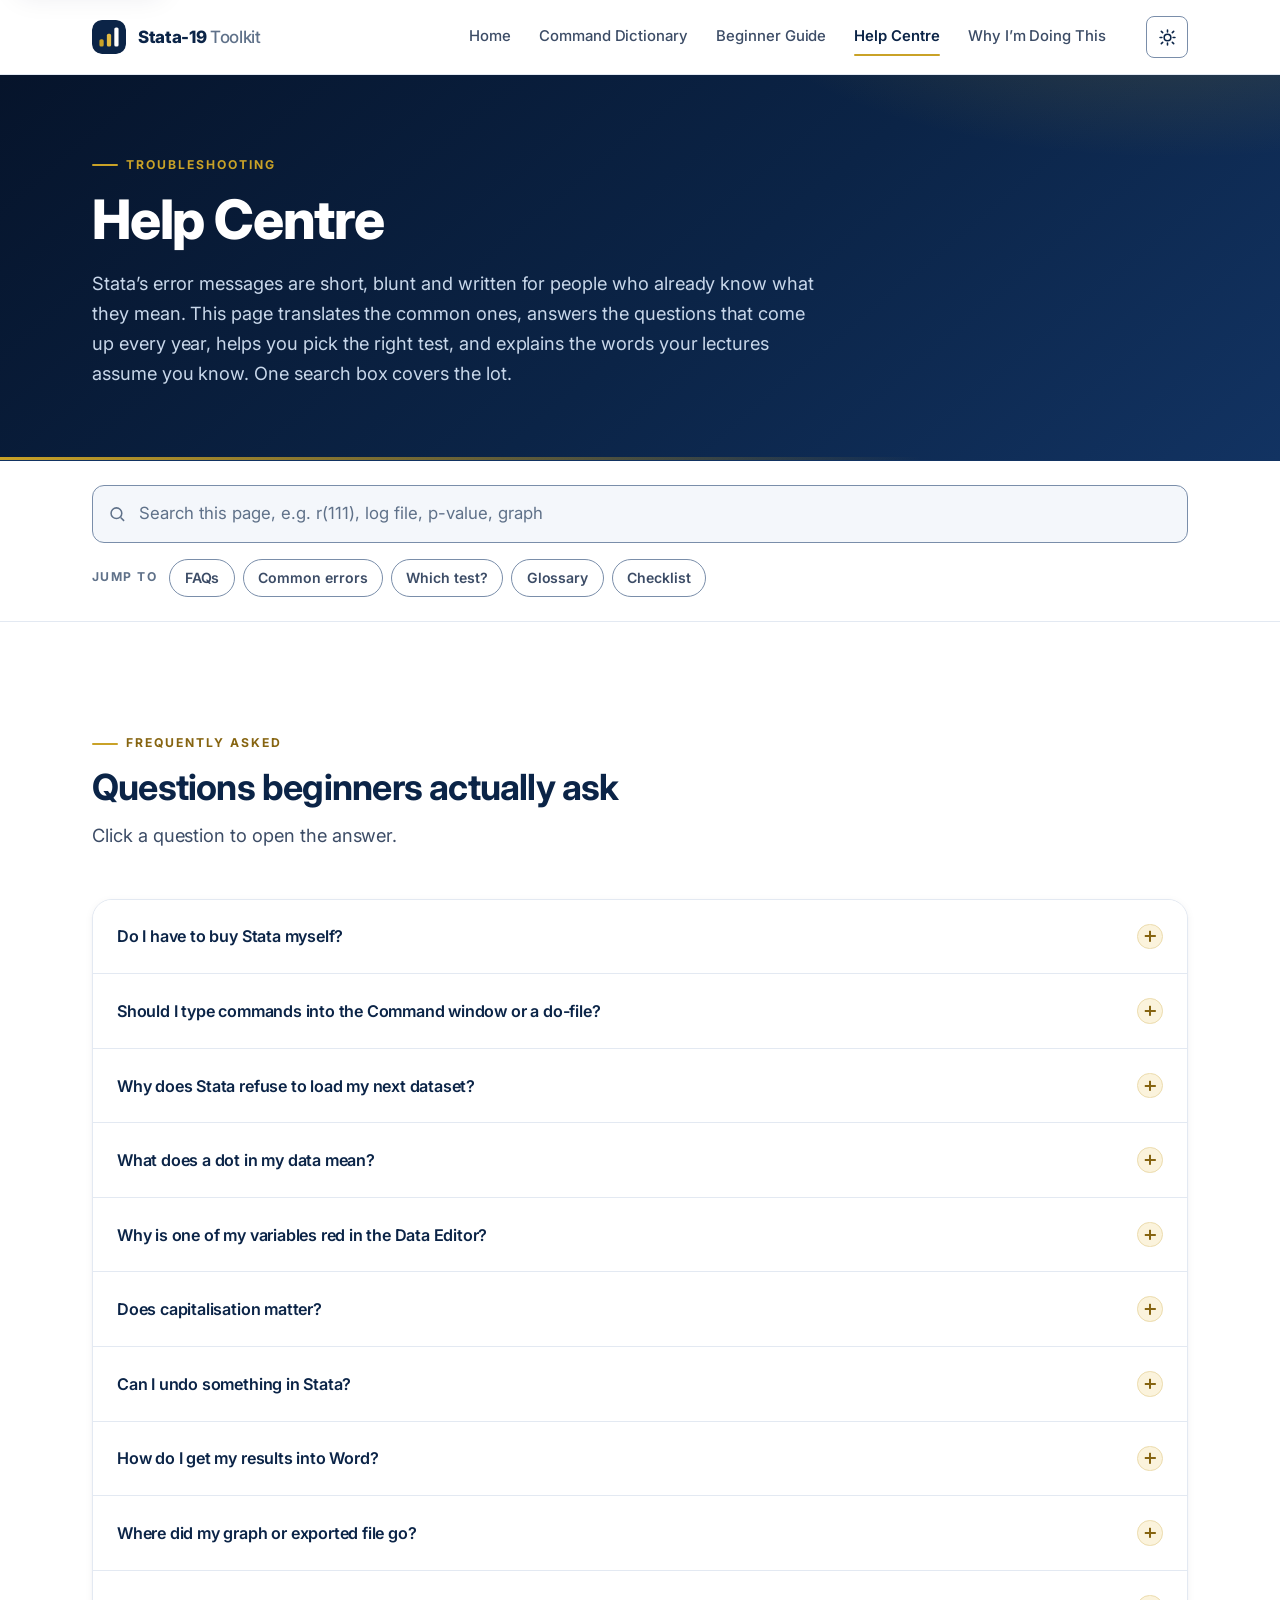
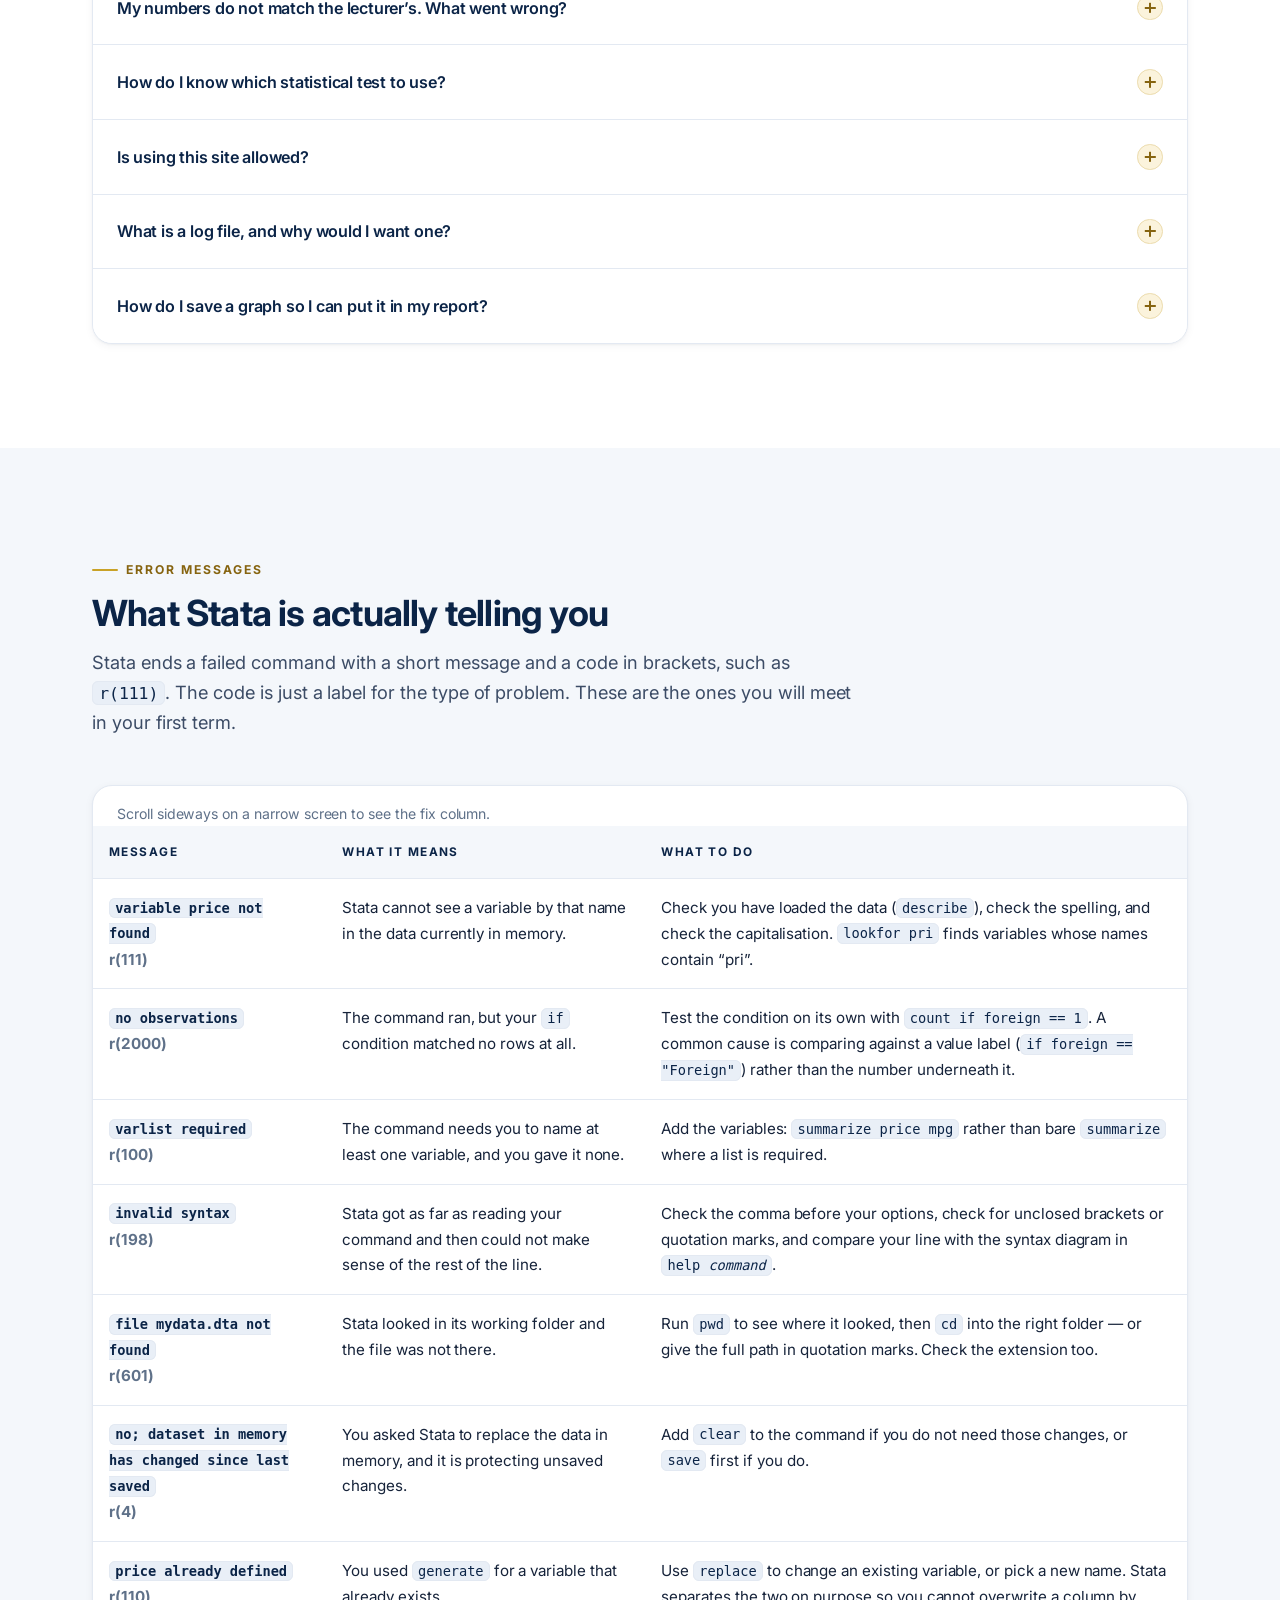
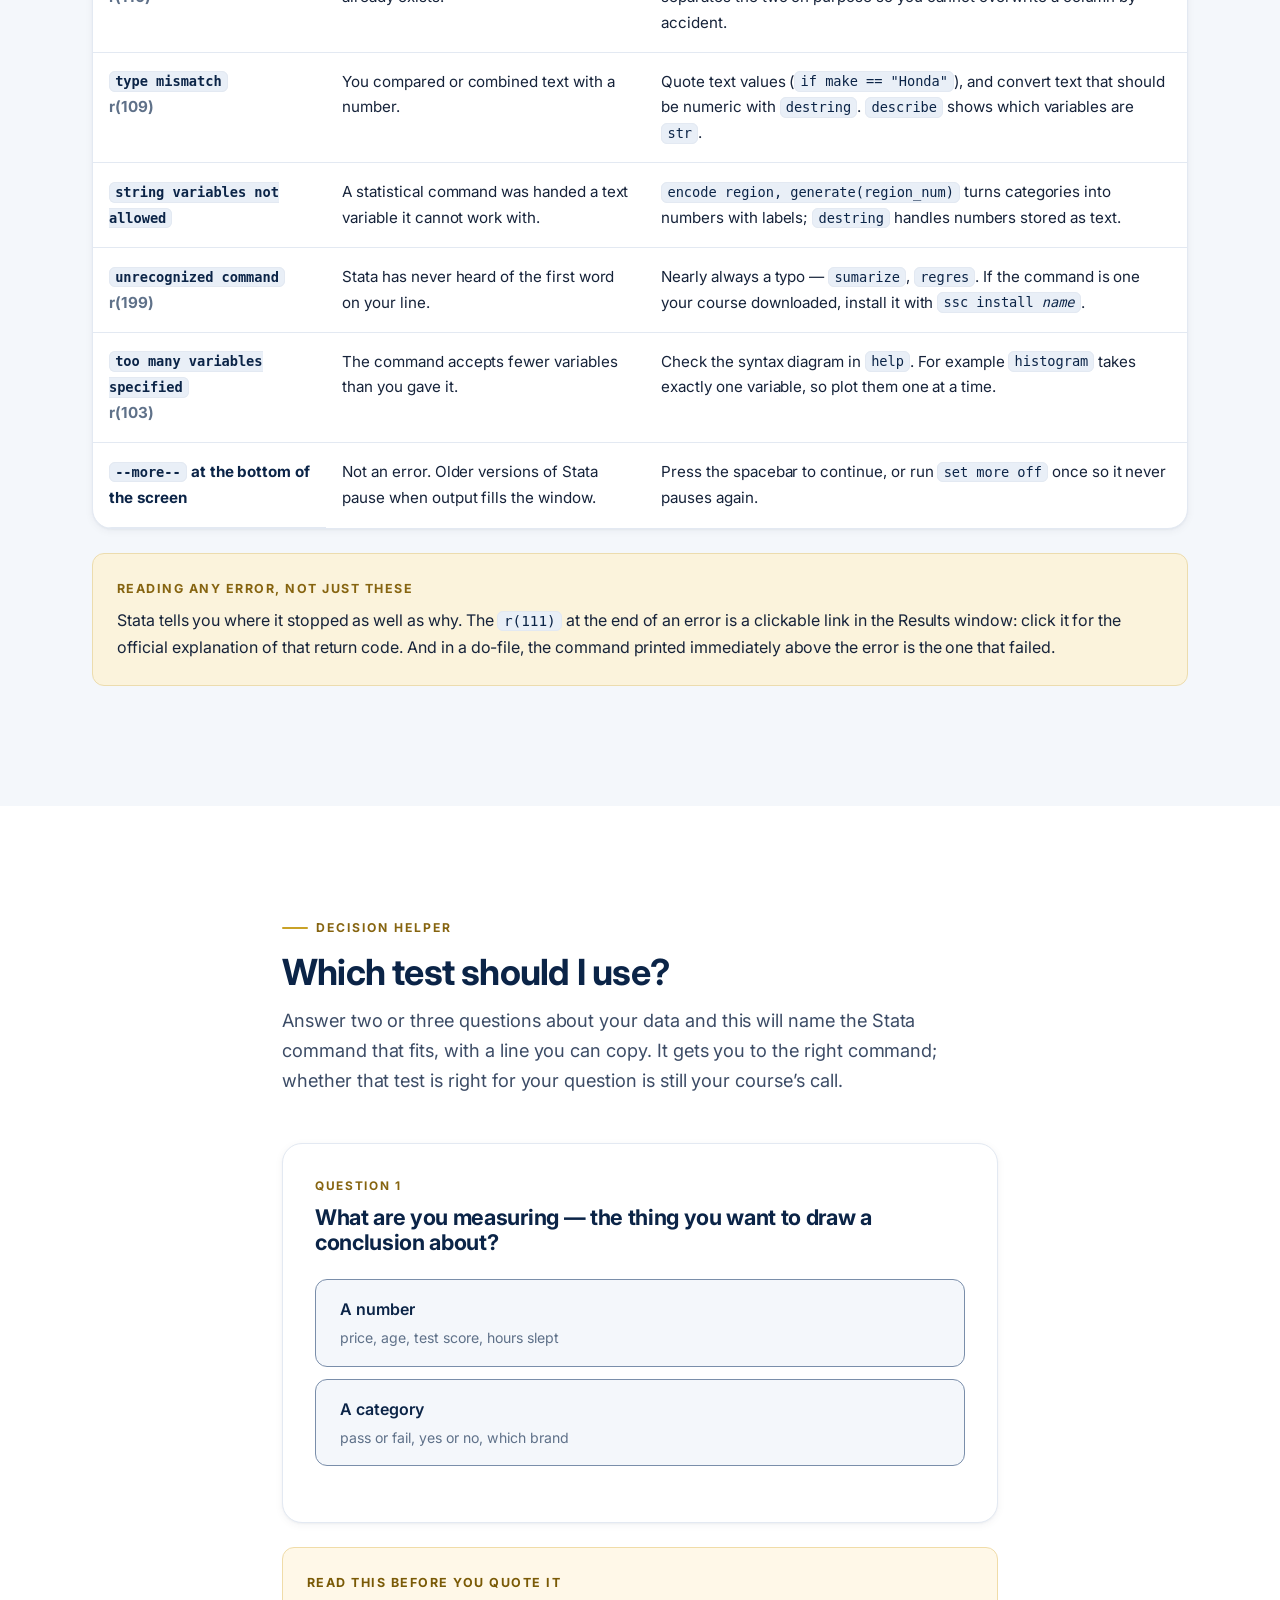
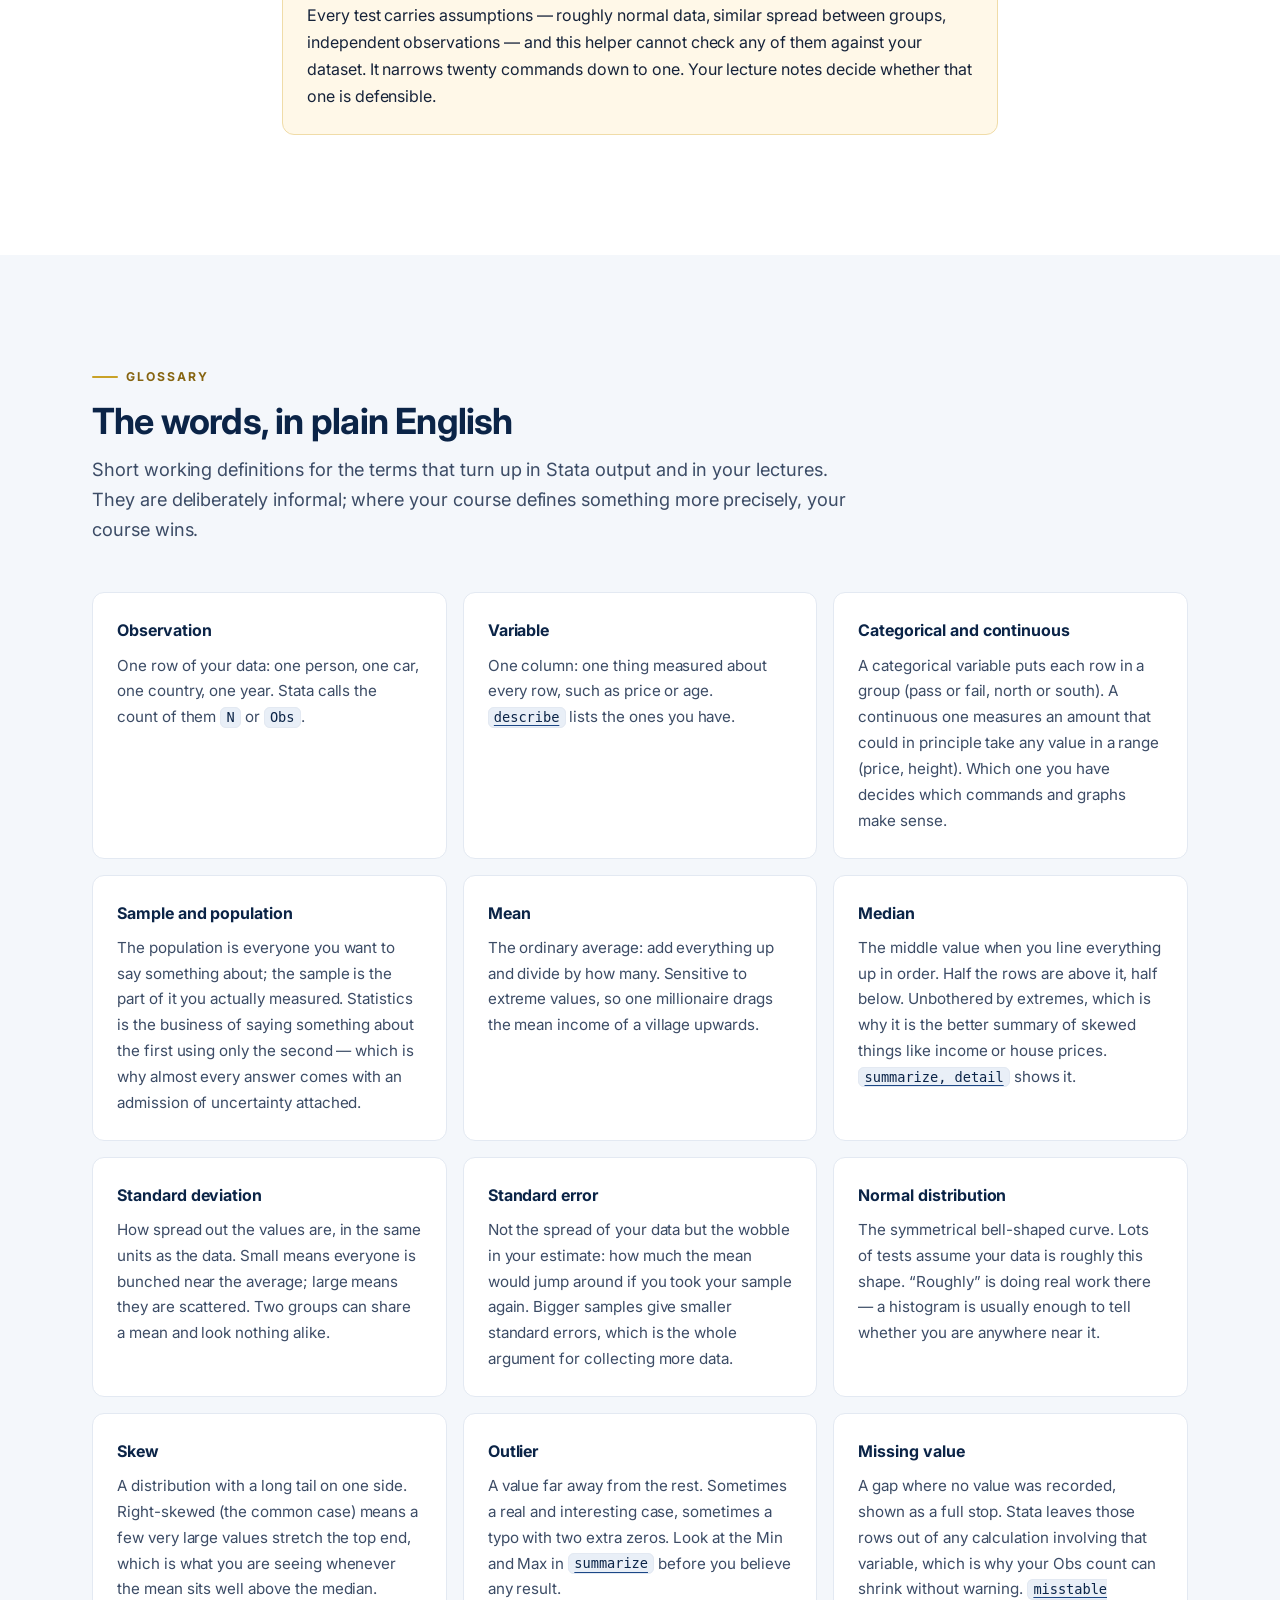
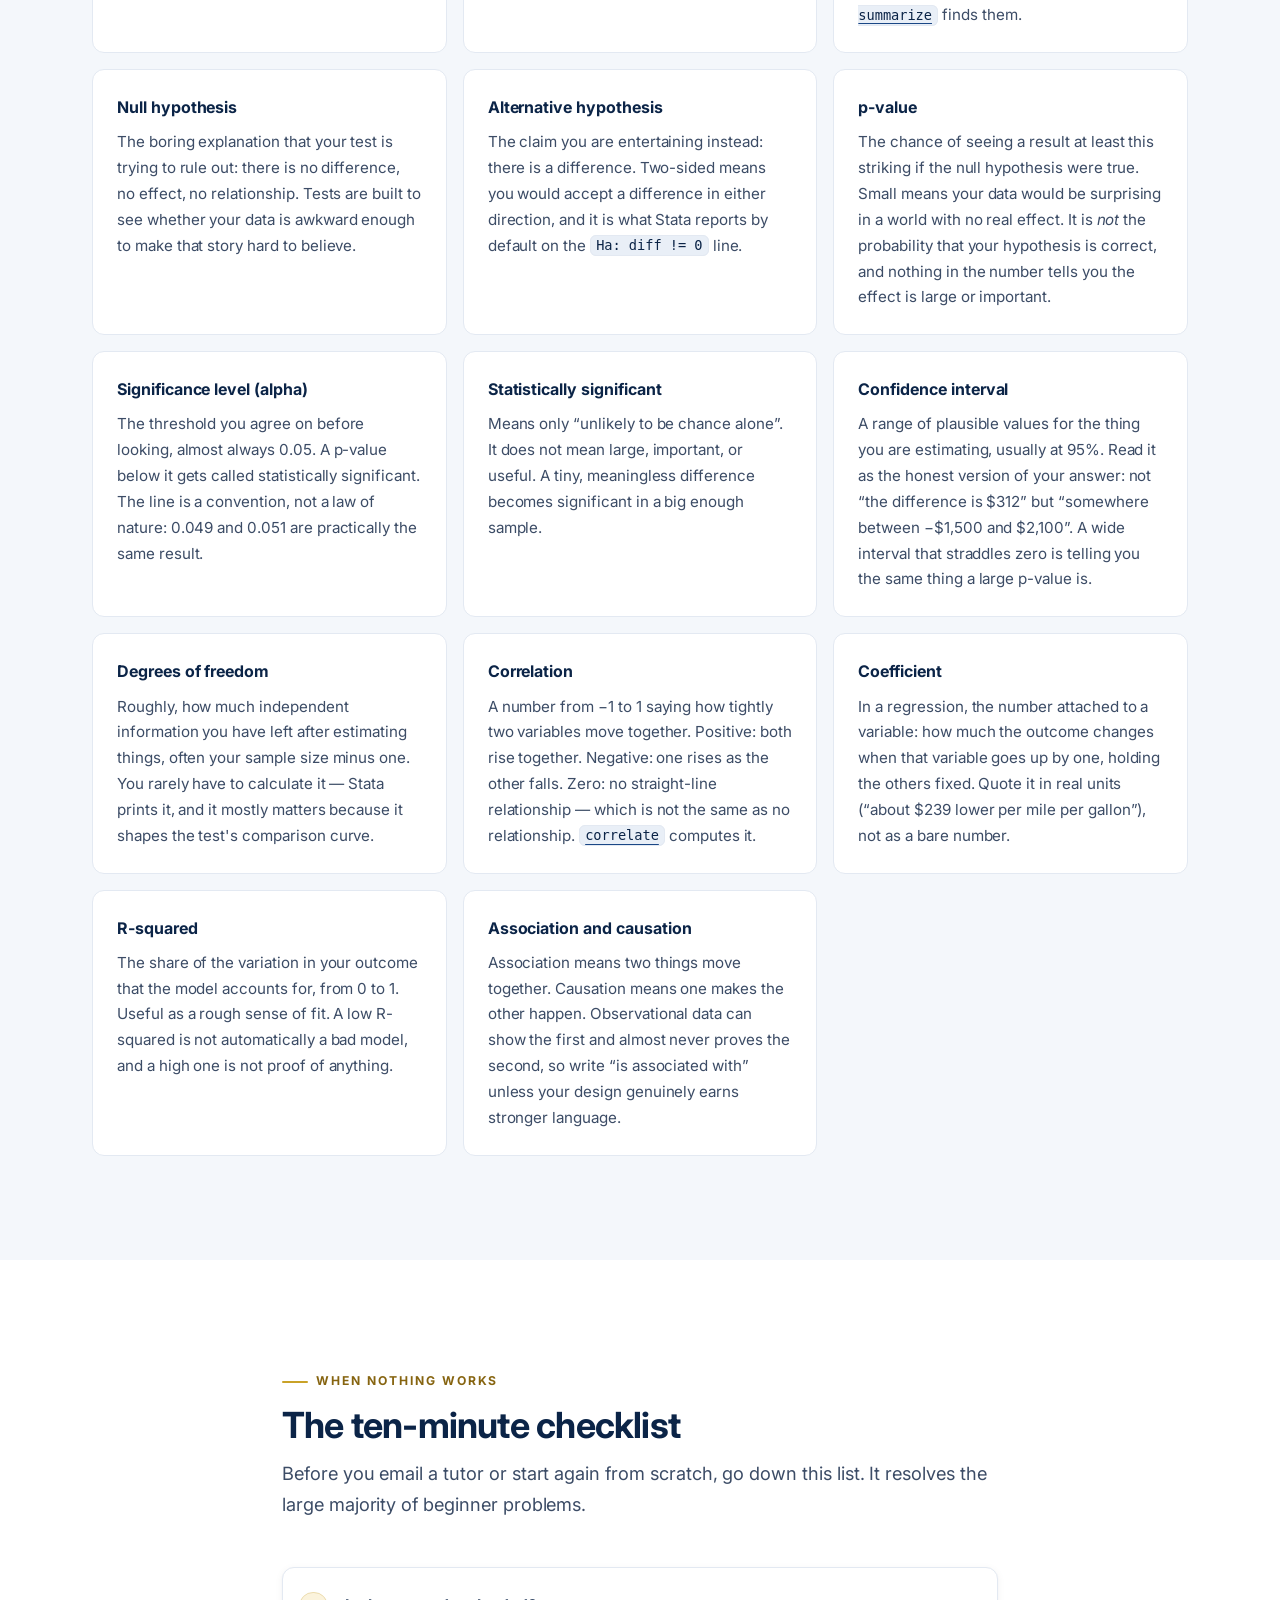
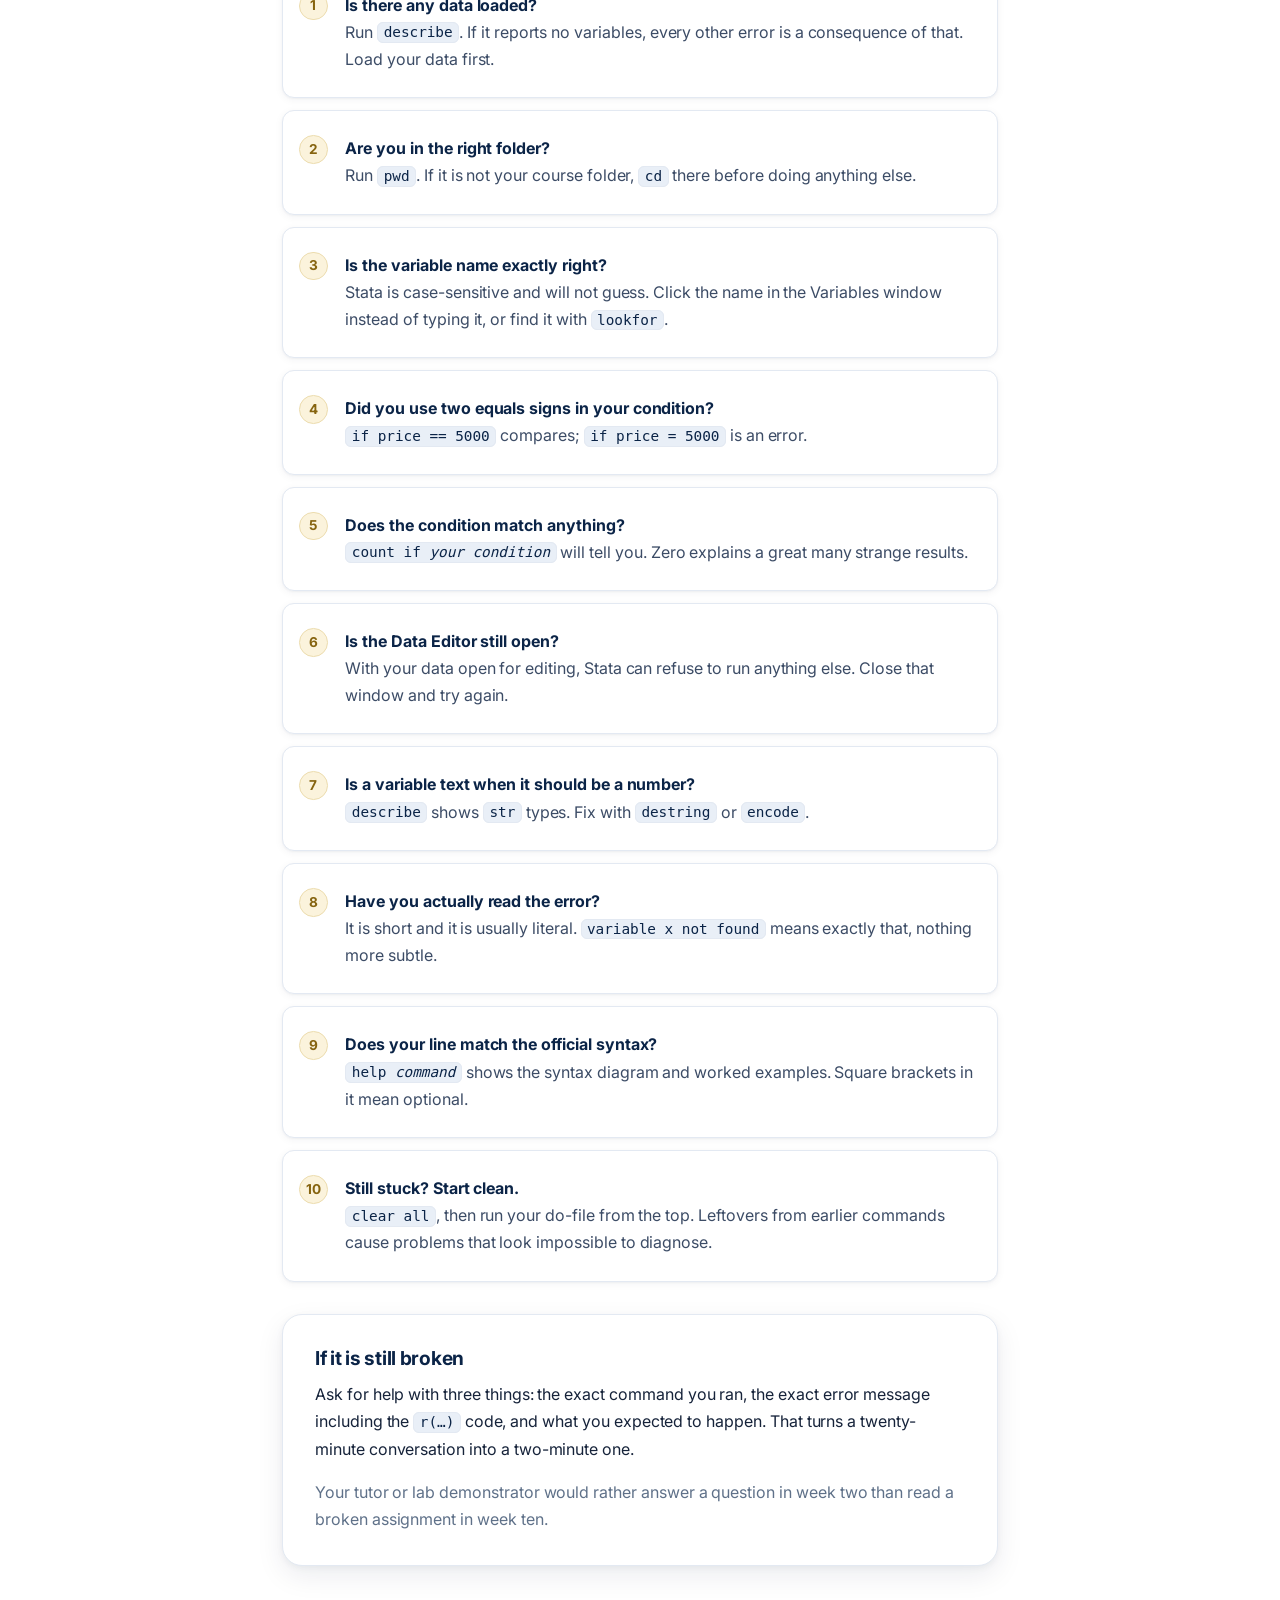
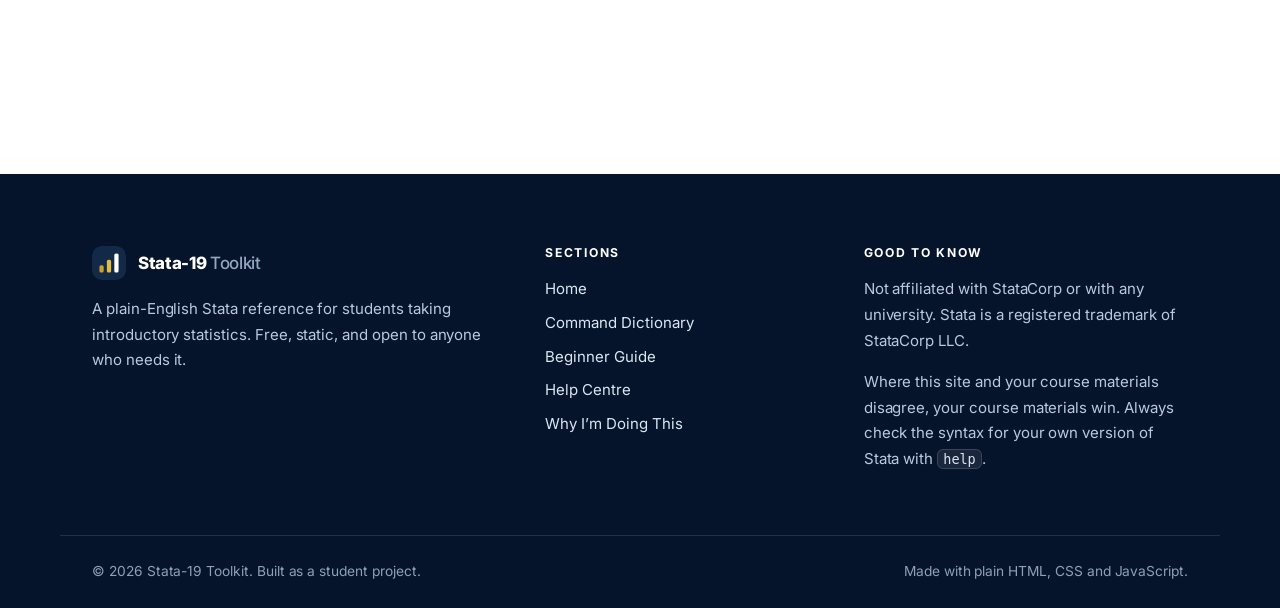
<file: help.html>
<!DOCTYPE html>
<html lang="en">
<head>
  <meta charset="utf-8">
  <meta name="viewport" content="width=device-width, initial-scale=1">
  <title>Help Centre &mdash; Stata-19 Toolkit</title>
  <meta name="description" content="Searchable Stata help: frequently asked questions, error codes like r(111) in plain English, a helper that picks the right test for your data, and a glossary of statistics terms.">
  <meta name="theme-color" content="#0b2447">
  <link rel="icon" href="assets/favicon.svg" type="image/svg+xml">

  <!-- Applies the saved light/dark choice before the page paints, so there
       is no flash of the wrong theme. Keep this in the <head> of every page. -->
  <script>
    (function () {
      try {
        var saved = window.localStorage.getItem("s19-theme");
        if (saved === "dark" || saved === "light") {
          document.documentElement.setAttribute("data-theme", saved);
        }
      } catch (error) {
        /* Storage can be blocked; the system preference still applies. */
      }
    }());
  </script>

  <link rel="preconnect" href="https://fonts.googleapis.com">
  <link rel="preconnect" href="https://fonts.gstatic.com" crossorigin>
  <link href="https://fonts.googleapis.com/css2?family=Inter:wght@400;500;600;700;800&display=swap" rel="stylesheet">
  <link rel="stylesheet" href="css/style.css">
</head>
<body>
  <a class="skip-link" href="#main">Skip to content</a>

  <!-- ============ Site header (identical on every page) ============ -->
  <header class="site-header">
    <div class="container nav-bar">
      <a class="brand" href="index.html">
        <svg class="brand-mark" viewBox="0 0 32 32" aria-hidden="true" focusable="false">
          <rect width="32" height="32" rx="8" fill="#0b2447"></rect>
          <rect x="7" y="18" width="4" height="7" rx="1.5" fill="#c9a227"></rect>
          <rect x="14" y="13" width="4" height="12" rx="1.5" fill="#e3bb44"></rect>
          <rect x="21" y="7" width="4" height="18" rx="1.5" fill="#ffffff"></rect>
        </svg>
        <span class="brand-text"><strong>Stata-19</strong> <span>Toolkit</span></span>
      </a>

      <nav class="site-nav" id="site-nav" aria-label="Main">
        <ul class="nav-list">
          <li><a class="nav-link" href="index.html">Home</a></li>
          <li><a class="nav-link" href="commands.html">Command Dictionary</a></li>
          <li><a class="nav-link" href="guide.html">Beginner Guide</a></li>
          <li><a class="nav-link" href="help.html">Help Centre</a></li>
          <li><a class="nav-link" href="about.html">Why I&rsquo;m Doing This</a></li>
        </ul>
      </nav>

      <div class="nav-actions">
        <button class="icon-btn theme-toggle" type="button" data-theme-toggle aria-label="Switch to dark mode">
          <svg class="icon-sun" viewBox="0 0 24 24" fill="none" stroke="currentColor" stroke-width="2" stroke-linecap="round" aria-hidden="true" focusable="false">
            <circle cx="12" cy="12" r="4.2"></circle>
            <path d="M12 2.6v2.3M12 19.1v2.3M4.2 4.2l1.7 1.7M18.1 18.1l1.7 1.7M2.6 12h2.3M19.1 12h2.3M4.2 19.8l1.7-1.7M18.1 5.9l1.7-1.7"></path>
          </svg>
          <svg class="icon-moon" viewBox="0 0 24 24" fill="none" stroke="currentColor" stroke-width="2" stroke-linecap="round" stroke-linejoin="round" aria-hidden="true" focusable="false">
            <path d="M20.5 14.3A8.6 8.6 0 0 1 9.7 3.5a8.6 8.6 0 1 0 10.8 10.8Z"></path>
          </svg>
        </button>

        <button class="icon-btn nav-toggle" type="button" aria-expanded="false" aria-controls="site-nav">
          <span class="nav-toggle-bars" aria-hidden="true"></span>
          <span class="sr-only">Menu</span>
        </button>
      </div>
    </div>
  </header>

  <main id="main">
    <!-- ============ Page header ============ -->
    <div class="page-head">
      <div class="container">
        <span class="eyebrow">Troubleshooting</span>
        <h1>Help Centre</h1>
        <p class="lede">
          Stata&rsquo;s error messages are short, blunt and written for people who already know
          what they mean. This page translates the common ones, answers the questions that come up
          every year, helps you pick the right test, and explains the words your lectures assume
          you know. One search box covers the lot.
        </p>
      </div>
    </div>

    <!-- ============ One search box for the whole page ============ -->
    <div class="toolbar">
      <div class="container">
        <div class="search-field">
          <svg class="search-icon" viewBox="0 0 24 24" fill="none" stroke="currentColor" stroke-width="2" aria-hidden="true" focusable="false">
            <circle cx="11" cy="11" r="7"></circle>
            <line x1="16.5" y1="16.5" x2="21" y2="21"></line>
          </svg>
          <label class="sr-only" for="help-search">Search the Help Centre</label>
          <input
            class="search-input"
            id="help-search"
            type="search"
            autocomplete="off"
            placeholder="Search this page, e.g. r(111), log file, p-value, graph">
        </div>

        <div class="chips help-jump">
          <span class="chips-label">Jump to</span>
          <a class="chip" href="#faq">FAQs</a>
          <a class="chip" href="#errors">Common errors</a>
          <a class="chip" href="#chooser">Which test?</a>
          <a class="chip" href="#glossary">Glossary</a>
          <a class="chip" href="#checklist">Checklist</a>
        </div>
      </div>
    </div>

    <div class="container">
      <p class="result-count" id="help-count" role="status" aria-live="polite" hidden></p>

      <div class="empty-state" id="help-empty" hidden>
        <h2>Nothing on this page matches that</h2>
        <p>
          Try a shorter word, or the error code on its own. If you are looking for a command
          rather than a problem, the <a href="commands.html">Command Dictionary</a> searches
          fifty-one of them.
        </p>
      </div>
    </div>

    <!-- ============ FAQs ============ -->
    <section class="section" id="faq">
      <div class="container">
        <div class="section-head">
          <span class="eyebrow">Frequently asked</span>
          <h2>Questions beginners actually ask</h2>
          <p class="lede">Click a question to open the answer.</p>
        </div>

        <div class="accordion">
          <div class="acc-item">
            <h3><button class="acc-trigger" type="button" aria-expanded="false" aria-controls="faq-1">
              <span>Do I have to buy Stata myself?</span>
              <span class="acc-icon" aria-hidden="true"></span>
            </button></h3>
            <div class="acc-panel" id="faq-1" hidden>
              <p>
                Usually not. Most universities provide Stata on lab machines, through a virtual
                desktop, or under a student licence you can install at home &mdash; check your
                department&rsquo;s IT pages before paying for anything. If you do buy a licence,
                StataCorp sells reduced-price student versions, but the lab copy is free and is the
                version your coursework was written against.
              </p>
            </div>
          </div>

          <div class="acc-item">
            <h3><button class="acc-trigger" type="button" aria-expanded="false" aria-controls="faq-2">
              <span>Should I type commands into the Command window or a do-file?</span>
              <span class="acc-icon" aria-hidden="true"></span>
            </button></h3>
            <div class="acc-panel" id="faq-2" hidden>
              <p>
                Both, for different purposes. Use the Command window to experiment and to try a
                line you are unsure about. Once a line works, paste it into a do-file.
              </p>
              <p>
                The do-file is the thing you keep: it lets you rerun the whole analysis after you
                find a mistake, which you will. <a href="guide.html#lesson-1">Lesson 1 of the
                beginner guide</a> builds one from scratch, and the rest of the course works that
                way throughout.
              </p>
            </div>
          </div>

          <div class="acc-item">
            <h3><button class="acc-trigger" type="button" aria-expanded="false" aria-controls="faq-3">
              <span>Why does Stata refuse to load my next dataset?</span>
              <span class="acc-icon" aria-hidden="true"></span>
            </button></h3>
            <div class="acc-panel" id="faq-3" hidden>
              <p>
                Because you have unsaved changes in memory and Stata will not quietly throw them
                away. The message is <code>no; dataset in memory has changed since last saved</code>.
              </p>
              <p>
                If you do not need those changes, add <code>clear</code> to the command:
                <code>use "wave2.dta", clear</code>. If you do need them, run
                <code>save "working.dta", replace</code> first.
              </p>
            </div>
          </div>

          <div class="acc-item">
            <h3><button class="acc-trigger" type="button" aria-expanded="false" aria-controls="faq-4">
              <span>What does a dot in my data mean?</span>
              <span class="acc-icon" aria-hidden="true"></span>
            </button></h3>
            <div class="acc-panel" id="faq-4" hidden>
              <p>
                A full stop is Stata&rsquo;s symbol for a missing value. It is not zero, and it is
                not an error.
              </p>
              <p>
                Two consequences worth knowing. First, commands quietly skip missing values, so
                your <strong>Obs</strong> count can be lower than your number of rows. Second, in
                a comparison Stata treats missing as larger than any number, so
                <code>drop if price > 10000</code> also drops the missing ones. Write
                <code>drop if price > 10000 &amp; !missing(price)</code> when that matters.
              </p>
            </div>
          </div>

          <div class="acc-item">
            <h3><button class="acc-trigger" type="button" aria-expanded="false" aria-controls="faq-5">
              <span>Why is one of my variables red in the Data Editor?</span>
              <span class="acc-icon" aria-hidden="true"></span>
            </button></h3>
            <div class="acc-panel" id="faq-5" hidden>
              <p>
                Red means Stata has stored it as text rather than as a number, which is very common
                after importing a spreadsheet containing a currency symbol, a comma or a stray
                space.
              </p>
              <p>
                If the column really is numbers, convert it with
                <code>destring income, replace ignore("$,")</code>. If it is genuinely a category
                such as a region name, convert it with
                <code>encode region, generate(region_num)</code> so statistical commands will
                accept it.
              </p>
            </div>
          </div>

          <div class="acc-item">
            <h3><button class="acc-trigger" type="button" aria-expanded="false" aria-controls="faq-6">
              <span>Does capitalisation matter?</span>
              <span class="acc-icon" aria-hidden="true"></span>
            </button></h3>
            <div class="acc-panel" id="faq-6" hidden>
              <p>
                Yes, and it catches everyone. Stata is case-sensitive: <code>Summarize</code> is
                not a command, and if your variable is called <code>Price</code> then
                <code>price</code> will not be found.
              </p>
              <p>
                The easy habit is to keep everything lowercase. <code>rename Price price</code>
                fixes an imported column, and clicking a name in the Variables window inserts it
                with the right spelling.
              </p>
            </div>
          </div>

          <div class="acc-item">
            <h3><button class="acc-trigger" type="button" aria-expanded="false" aria-controls="faq-7">
              <span>Can I undo something in Stata?</span>
              <span class="acc-icon" aria-hidden="true"></span>
            </button></h3>
            <div class="acc-panel" id="faq-7" hidden>
              <p>
                There is no undo button for data changes. If you have just dropped the wrong rows,
                reload the data from the file and run your do-file again &mdash; which is the real
                reason do-files matter.
              </p>
              <p>
                To try something risky deliberately, wrap it: <code>preserve</code> takes a
                snapshot, and <code>restore</code> puts your data back exactly as it was.
              </p>
            </div>
          </div>

          <div class="acc-item">
            <h3><button class="acc-trigger" type="button" aria-expanded="false" aria-controls="faq-8">
              <span>How do I get my results into Word?</span>
              <span class="acc-icon" aria-hidden="true"></span>
            </button></h3>
            <div class="acc-panel" id="faq-8" hidden>
              <p>
                For tables, select the output in the Results window, right-click and choose to copy
                it as a table or as plain text, then paste it into Word. Pasted plain text needs a
                monospaced font such as Consolas to keep its columns lined up.
              </p>
              <p>
                For graphs, do not screenshot. Use
                <code>graph export "figure1.png", width(1200) replace</code> and insert the file.
              </p>
              <p>
                If your course wants a transcript of everything, wrap your session in
                <code>log using "session.log", replace</code> and <code>log close</code>.
              </p>
            </div>
          </div>

          <div class="acc-item">
            <h3><button class="acc-trigger" type="button" aria-expanded="false" aria-controls="faq-9">
              <span>Where did my graph or exported file go?</span>
              <span class="acc-icon" aria-hidden="true"></span>
            </button></h3>
            <div class="acc-panel" id="faq-9" hidden>
              <p>
                Into Stata&rsquo;s working folder, which is not necessarily the folder you think
                you are in. Run <code>pwd</code> to see where that is, and
                <code>cd "C:/your/course/folder"</code> at the start of every session to make it
                somewhere you will look.
              </p>
            </div>
          </div>

          <div class="acc-item">
            <h3><button class="acc-trigger" type="button" aria-expanded="false" aria-controls="faq-10">
              <span>My numbers do not match the lecturer&rsquo;s. What went wrong?</span>
              <span class="acc-icon" aria-hidden="true"></span>
            </button></h3>
            <div class="acc-panel" id="faq-10" hidden>
              <p>Work through these in order, because it is almost always one of them:</p>
              <ul>
                <li>You are using a different number of observations &mdash; compare the <strong>Obs</strong> column, and check for missing values.</li>
                <li>An <code>if</code> condition or a <code>drop</code> from earlier in your session is still in effect.</li>
                <li>You cleaned or recoded a variable and they did not, or the other way round.</li>
                <li>An option differs: <code>summarize</code> and <code>summarize, detail</code> report different things.</li>
              </ul>
              <p>
                Running your analysis from a do-file after <code>clear all</code> rules out most of
                this in one go.
              </p>
            </div>
          </div>

          <div class="acc-item">
            <h3><button class="acc-trigger" type="button" aria-expanded="false" aria-controls="faq-11">
              <span>How do I know which statistical test to use?</span>
              <span class="acc-icon" aria-hidden="true"></span>
            </button></h3>
            <div class="acc-panel" id="faq-11" hidden>
              <p>
                The reasoning belongs to your course: the right test depends on your research
                question, your variable types and the assumptions you are willing to make, and
                that thinking is what your module is teaching and assessing.
              </p>
              <p>
                What this site can do is turn a decision you have already made into a command.
                <a href="#chooser">Which test should I use?</a> below asks you two or three
                questions about your data and names the Stata command that fits, with a line you
                can copy. Treat its answer as a starting point to check against your lecture
                notes, never as the final word.
              </p>
            </div>
          </div>

          <div class="acc-item">
            <h3><button class="acc-trigger" type="button" aria-expanded="false" aria-controls="faq-12">
              <span>Is using this site allowed?</span>
              <span class="acc-icon" aria-hidden="true"></span>
            </button></h3>
            <div class="acc-panel" id="faq-12" hidden>
              <p>
                Looking up how a command works is no different from reading Stata&rsquo;s own
                documentation, and the examples here use Stata&rsquo;s practice datasets, not your
                assignment data.
              </p>
              <p>
                What has to be yours is the analysis and the interpretation. Your module&rsquo;s
                academic integrity rules are the authority on what counts as acceptable help, so
                check them if you are unsure.
              </p>
            </div>
          </div>

          <div class="acc-item">
            <h3><button class="acc-trigger" type="button" aria-expanded="false" aria-controls="faq-13">
              <span>What is a log file, and why would I want one?</span>
              <span class="acc-icon" aria-hidden="true"></span>
            </button></h3>
            <div class="acc-panel" id="faq-13" hidden>
              <p>
                A log file is a recording of your session: every command you ran and everything
                Stata printed back, written to a file as it happens. The do-file is the questions;
                the log is the answers.
              </p>
              <p>
                It is worth the one line it costs. You keep a record of the numbers you actually
                saw on the day, you can scroll back through output that has long since gone from
                the Results window, and some courses ask you to submit one as evidence of your
                work.
              </p>
              <p>Open it at the top of your do-file and close it at the bottom:</p>
              <pre class="code"><code>log using "week3.log", replace

sysuse auto, clear
summarize price

log close</code></pre>
              <p>
                <code>replace</code> overwrites yesterday&rsquo;s log rather than refusing to
                start. Add <code>, text</code> for a plain file that anything can open, or use a
                <code>.smcl</code> name to keep Stata&rsquo;s own formatting.
                <a href="commands.html?q=log">See <code>log</code> in the dictionary</a>.
              </p>
              <p class="muted">
                Got <code>log file already open</code>? An earlier run never reached its
                <code>log close</code>. Run <code>log close</code> on its own, then start again.
              </p>
            </div>
          </div>

          <div class="acc-item">
            <h3><button class="acc-trigger" type="button" aria-expanded="false" aria-controls="faq-14">
              <span>How do I save a graph so I can put it in my report?</span>
              <span class="acc-icon" aria-hidden="true"></span>
            </button></h3>
            <div class="acc-panel" id="faq-14" hidden>
              <p>
                Draw the graph, then export it on the very next line. Each new graph replaces
                whatever is in the Graph window, so exporting straight away is the habit that
                saves you redrawing things later.
              </p>
              <pre class="code"><code>sysuse auto, clear

histogram mpg, frequency
graph export "figure1.png", width(1200) replace</code></pre>
              <p>
                <code>width(1200)</code> gives you something that still looks sharp in Word, and
                <code>replace</code> lets you rerun the do-file without an error. For a document
                you will print, a <code>.pdf</code> name keeps the lines crisp at any size;
                <code>.png</code> is the safe choice everywhere else.
              </p>
              <p>
                The file lands in Stata&rsquo;s working folder, which <code>pwd</code> will show
                you. From there it is an ordinary image: drag it into Word, or use Insert &rarr;
                Pictures. <a href="commands.html?q=graph+export">See <code>graph export</code> in
                the dictionary</a>.
              </p>
              <p class="muted">
                Right-clicking the Graph window and copying works for a quick look, but it copies
                at screen resolution and tends to come out blurry once printed.
              </p>
            </div>
          </div>
        </div>
      </div>
    </section>

    <!-- ============ Error messages ============ -->
    <section class="section section--surface" id="errors">
      <div class="container">
        <div class="section-head">
          <span class="eyebrow">Error messages</span>
          <h2>What Stata is actually telling you</h2>
          <p class="lede">
            Stata ends a failed command with a short message and a code in brackets, such as
            <code>r(111)</code>. The code is just a label for the type of problem. These are the
            ones you will meet in your first term.
          </p>
        </div>

        <div class="table-wrap">
          <table class="data">
            <caption>Scroll sideways on a narrow screen to see the fix column.</caption>
            <thead>
              <tr>
                <th scope="col">Message</th>
                <th scope="col">What it means</th>
                <th scope="col">What to do</th>
              </tr>
            </thead>
            <tbody>
              <tr>
                <th scope="row"><code>variable price not found</code><br><span class="muted">r(111)</span></th>
                <td>Stata cannot see a variable by that name in the data currently in memory.</td>
                <td>Check you have loaded the data (<code>describe</code>), check the spelling, and check the capitalisation. <code>lookfor pri</code> finds variables whose names contain &ldquo;pri&rdquo;.</td>
              </tr>
              <tr>
                <th scope="row"><code>no observations</code><br><span class="muted">r(2000)</span></th>
                <td>The command ran, but your <code>if</code> condition matched no rows at all.</td>
                <td>Test the condition on its own with <code>count if foreign == 1</code>. A common cause is comparing against a value label (<code>if foreign == "Foreign"</code>) rather than the number underneath it.</td>
              </tr>
              <tr>
                <th scope="row"><code>varlist required</code><br><span class="muted">r(100)</span></th>
                <td>The command needs you to name at least one variable, and you gave it none.</td>
                <td>Add the variables: <code>summarize price mpg</code> rather than bare <code>summarize</code> where a list is required.</td>
              </tr>
              <tr>
                <th scope="row"><code>invalid syntax</code><br><span class="muted">r(198)</span></th>
                <td>Stata got as far as reading your command and then could not make sense of the rest of the line.</td>
                <td>Check the comma before your options, check for unclosed brackets or quotation marks, and compare your line with the syntax diagram in <code>help <em>command</em></code>.</td>
              </tr>
              <tr>
                <th scope="row"><code>file mydata.dta not found</code><br><span class="muted">r(601)</span></th>
                <td>Stata looked in its working folder and the file was not there.</td>
                <td>Run <code>pwd</code> to see where it looked, then <code>cd</code> into the right folder &mdash; or give the full path in quotation marks. Check the extension too.</td>
              </tr>
              <tr>
                <th scope="row"><code>no; dataset in memory has changed since last saved</code><br><span class="muted">r(4)</span></th>
                <td>You asked Stata to replace the data in memory, and it is protecting unsaved changes.</td>
                <td>Add <code>clear</code> to the command if you do not need those changes, or <code>save</code> first if you do.</td>
              </tr>
              <tr>
                <th scope="row"><code>price already defined</code><br><span class="muted">r(110)</span></th>
                <td>You used <code>generate</code> for a variable that already exists.</td>
                <td>Use <code>replace</code> to change an existing variable, or pick a new name. Stata separates the two on purpose so you cannot overwrite a column by accident.</td>
              </tr>
              <tr>
                <th scope="row"><code>type mismatch</code><br><span class="muted">r(109)</span></th>
                <td>You compared or combined text with a number.</td>
                <td>Quote text values (<code>if make == "Honda"</code>), and convert text that should be numeric with <code>destring</code>. <code>describe</code> shows which variables are <code>str</code>.</td>
              </tr>
              <tr>
                <th scope="row"><code>string variables not allowed</code></th>
                <td>A statistical command was handed a text variable it cannot work with.</td>
                <td><code>encode region, generate(region_num)</code> turns categories into numbers with labels; <code>destring</code> handles numbers stored as text.</td>
              </tr>
              <tr>
                <th scope="row"><code>unrecognized command</code><br><span class="muted">r(199)</span></th>
                <td>Stata has never heard of the first word on your line.</td>
                <td>Nearly always a typo &mdash; <code>sumarize</code>, <code>regres</code>. If the command is one your course downloaded, install it with <code>ssc install <em>name</em></code>.</td>
              </tr>
              <tr>
                <th scope="row"><code>too many variables specified</code><br><span class="muted">r(103)</span></th>
                <td>The command accepts fewer variables than you gave it.</td>
                <td>Check the syntax diagram in <code>help</code>. For example <code>histogram</code> takes exactly one variable, so plot them one at a time.</td>
              </tr>
              <tr>
                <th scope="row"><code>--more--</code> at the bottom of the screen</th>
                <td>Not an error. Older versions of Stata pause when output fills the window.</td>
                <td>Press the spacebar to continue, or run <code>set more off</code> once so it never pauses again.</td>
              </tr>
            </tbody>
          </table>
        </div>

        <div class="callout" style="margin-top: 1.5rem;">
          <p class="callout-title">Reading any error, not just these</p>
          <p>
            Stata tells you where it stopped as well as why. The <code>r(111)</code> at the end of
            an error is a clickable link in the Results window: click it for the official
            explanation of that return code. And in a do-file, the command printed immediately
            above the error is the one that failed.
          </p>
        </div>
      </div>
    </section>

    <!-- ============ Which test should I use? ============ -->
    <section class="section" id="chooser" data-search-skip>
      <div class="container container--narrow">
        <div class="section-head">
          <span class="eyebrow">Decision helper</span>
          <h2>Which test should I use?</h2>
          <p class="lede">
            Answer two or three questions about your data and this will name the Stata command
            that fits, with a line you can copy. It gets you to the right command; whether that
            test is right for your question is still your course&rsquo;s call.
          </p>
        </div>

        <div class="chooser" id="chooser-app">
          <!-- Everything inside here is replaced by js/help.js. What is written
               below is the fallback for a reader with JavaScript switched off,
               and it says the same things the interactive version does. -->
          <div class="chooser-static">
            <h3>The short version</h3>
            <dl class="gloss">
              <div class="gloss-item">
                <dt>One group, is the average different from a set number?</dt>
                <dd><a href="commands.html?q=ttest"><code>ttest</code></a> &mdash; a one-sample t-test, e.g. <code>ttest score == 50</code>.</dd>
              </div>
              <div class="gloss-item">
                <dt>Two separate groups, is the average different?</dt>
                <dd><a href="commands.html?q=ttest"><code>ttest</code></a> with <code>by()</code>, e.g. <code>ttest price, by(foreign)</code>. If the numbers are badly skewed, <a href="commands.html?q=ranksum"><code>ranksum</code></a> instead.</dd>
              </div>
              <div class="gloss-item">
                <dt>The same people measured twice</dt>
                <dd><a href="commands.html?q=ttest"><code>ttest</code></a> comparing the two columns, e.g. <code>ttest before == after</code>.</dd>
              </div>
              <div class="gloss-item">
                <dt>Three or more groups</dt>
                <dd><a href="commands.html?q=oneway"><code>oneway</code></a> for one grouping variable, <a href="commands.html?q=anova"><code>anova</code></a> when you have more than one.</dd>
              </div>
              <div class="gloss-item">
                <dt>Two numbers, do they move together?</dt>
                <dd><a href="commands.html?q=correlate"><code>correlate</code></a> to describe the link, <a href="commands.html?q=regress"><code>regress</code></a> to predict one from the other.</dd>
              </div>
              <div class="gloss-item">
                <dt>Two categories, are they related?</dt>
                <dd><a href="commands.html?q=chi2"><code>tabulate ..., chi2</code></a>, e.g. <code>tabulate foreign rep78, chi2</code>.</dd>
              </div>
              <div class="gloss-item">
                <dt>A proportion, against a value or between two groups</dt>
                <dd><a href="commands.html?q=prtest"><code>prtest</code></a>, e.g. <code>prtest foreign == 0.3</code>.</dd>
              </div>
              <div class="gloss-item">
                <dt>Predicting a yes/no outcome</dt>
                <dd><a href="commands.html?q=logit"><code>logit</code></a>, e.g. <code>logit foreign mpg weight</code>.</dd>
              </div>
            </dl>
          </div>
        </div>

        <div class="callout callout--warn">
          <p class="callout-title">Read this before you quote it</p>
          <p>
            Every test carries assumptions &mdash; roughly normal data, similar spread between
            groups, independent observations &mdash; and this helper cannot check any of them
            against your dataset. It narrows twenty commands down to one. Your lecture notes
            decide whether that one is defensible.
          </p>
        </div>
      </div>
    </section>

    <!-- ============ Glossary ============ -->
    <section class="section section--surface" id="glossary">
      <div class="container">
        <div class="section-head">
          <span class="eyebrow">Glossary</span>
          <h2>The words, in plain English</h2>
          <p class="lede">
            Short working definitions for the terms that turn up in Stata output and in your
            lectures. They are deliberately informal; where your course defines something more
            precisely, your course wins.
          </p>
        </div>

        <dl class="gloss">
          <div class="gloss-item">
            <dt>Observation</dt>
            <dd>
              One row of your data: one person, one car, one country, one year. Stata calls the
              count of them <code>N</code> or <code>Obs</code>.
            </dd>
          </div>

          <div class="gloss-item">
            <dt>Variable</dt>
            <dd>
              One column: one thing measured about every row, such as price or age.
              <a href="commands.html?q=describe"><code>describe</code></a> lists the ones you have.
            </dd>
          </div>

          <div class="gloss-item">
            <dt>Categorical and continuous</dt>
            <dd>
              A categorical variable puts each row in a group (pass or fail, north or south). A
              continuous one measures an amount that could in principle take any value in a range
              (price, height). Which one you have decides which commands and graphs make sense.
            </dd>
          </div>

          <div class="gloss-item">
            <dt>Sample and population</dt>
            <dd>
              The population is everyone you want to say something about; the sample is the part
              of it you actually measured. Statistics is the business of saying something about
              the first using only the second &mdash; which is why almost every answer comes with
              an admission of uncertainty attached.
            </dd>
          </div>

          <div class="gloss-item">
            <dt>Mean</dt>
            <dd>
              The ordinary average: add everything up and divide by how many. Sensitive to
              extreme values, so one millionaire drags the mean income of a village upwards.
            </dd>
          </div>

          <div class="gloss-item">
            <dt>Median</dt>
            <dd>
              The middle value when you line everything up in order. Half the rows are above it,
              half below. Unbothered by extremes, which is why it is the better summary of
              skewed things like income or house prices.
              <a href="commands.html?q=summarize"><code>summarize, detail</code></a> shows it.
            </dd>
          </div>

          <div class="gloss-item">
            <dt>Standard deviation</dt>
            <dd>
              How spread out the values are, in the same units as the data. Small means everyone
              is bunched near the average; large means they are scattered. Two groups can share a
              mean and look nothing alike.
            </dd>
          </div>

          <div class="gloss-item">
            <dt>Standard error</dt>
            <dd>
              Not the spread of your data but the wobble in your estimate: how much the mean
              would jump around if you took your sample again. Bigger samples give smaller
              standard errors, which is the whole argument for collecting more data.
            </dd>
          </div>

          <div class="gloss-item">
            <dt>Normal distribution</dt>
            <dd>
              The symmetrical bell-shaped curve. Lots of tests assume your data is roughly this
              shape. &ldquo;Roughly&rdquo; is doing real work there &mdash; a histogram is usually
              enough to tell whether you are anywhere near it.
            </dd>
          </div>

          <div class="gloss-item">
            <dt>Skew</dt>
            <dd>
              A distribution with a long tail on one side. Right-skewed (the common case) means a
              few very large values stretch the top end, which is what you are seeing whenever
              the mean sits well above the median.
            </dd>
          </div>

          <div class="gloss-item">
            <dt>Outlier</dt>
            <dd>
              A value far away from the rest. Sometimes a real and interesting case, sometimes a
              typo with two extra zeros. Look at the Min and Max in
              <a href="commands.html?q=summarize"><code>summarize</code></a> before you believe any
              result.
            </dd>
          </div>

          <div class="gloss-item">
            <dt>Missing value</dt>
            <dd>
              A gap where no value was recorded, shown as a full stop. Stata leaves those rows out
              of any calculation involving that variable, which is why your Obs count can shrink
              without warning. <a href="commands.html?q=misstable"><code>misstable summarize</code></a>
              finds them.
            </dd>
          </div>

          <div class="gloss-item">
            <dt>Null hypothesis</dt>
            <dd>
              The boring explanation that your test is trying to rule out: there is no difference,
              no effect, no relationship. Tests are built to see whether your data is awkward
              enough to make that story hard to believe.
            </dd>
          </div>

          <div class="gloss-item">
            <dt>Alternative hypothesis</dt>
            <dd>
              The claim you are entertaining instead: there is a difference. Two-sided means you
              would accept a difference in either direction, and it is what Stata reports by
              default on the <code>Ha: diff != 0</code> line.
            </dd>
          </div>

          <div class="gloss-item">
            <dt>p-value</dt>
            <dd>
              The chance of seeing a result at least this striking if the null hypothesis were
              true. Small means your data would be surprising in a world with no real effect.
              It is <em>not</em> the probability that your hypothesis is correct, and nothing in
              the number tells you the effect is large or important.
            </dd>
          </div>

          <div class="gloss-item">
            <dt>Significance level (alpha)</dt>
            <dd>
              The threshold you agree on before looking, almost always 0.05. A p-value below it
              gets called statistically significant. The line is a convention, not a law of
              nature: 0.049 and 0.051 are practically the same result.
            </dd>
          </div>

          <div class="gloss-item">
            <dt>Statistically significant</dt>
            <dd>
              Means only &ldquo;unlikely to be chance alone&rdquo;. It does not mean large,
              important, or useful. A tiny, meaningless difference becomes significant in a big
              enough sample.
            </dd>
          </div>

          <div class="gloss-item">
            <dt>Confidence interval</dt>
            <dd>
              A range of plausible values for the thing you are estimating, usually at 95%. Read
              it as the honest version of your answer: not &ldquo;the difference is $312&rdquo;
              but &ldquo;somewhere between &minus;$1,500 and $2,100&rdquo;. A wide interval that
              straddles zero is telling you the same thing a large p-value is.
            </dd>
          </div>

          <div class="gloss-item">
            <dt>Degrees of freedom</dt>
            <dd>
              Roughly, how much independent information you have left after estimating things,
              often your sample size minus one. You rarely have to calculate it &mdash; Stata
              prints it, and it mostly matters because it shapes the test's comparison curve.
            </dd>
          </div>

          <div class="gloss-item">
            <dt>Correlation</dt>
            <dd>
              A number from &minus;1 to 1 saying how tightly two variables move together.
              Positive: both rise together. Negative: one rises as the other falls. Zero: no
              straight-line relationship &mdash; which is not the same as no relationship.
              <a href="commands.html?q=correlate"><code>correlate</code></a> computes it.
            </dd>
          </div>

          <div class="gloss-item">
            <dt>Coefficient</dt>
            <dd>
              In a regression, the number attached to a variable: how much the outcome changes
              when that variable goes up by one, holding the others fixed. Quote it in real units
              (&ldquo;about $239 lower per mile per gallon&rdquo;), not as a bare number.
            </dd>
          </div>

          <div class="gloss-item">
            <dt>R-squared</dt>
            <dd>
              The share of the variation in your outcome that the model accounts for, from 0 to 1.
              Useful as a rough sense of fit. A low R-squared is not automatically a bad model,
              and a high one is not proof of anything.
            </dd>
          </div>

          <div class="gloss-item">
            <dt>Association and causation</dt>
            <dd>
              Association means two things move together. Causation means one makes the other
              happen. Observational data can show the first and almost never proves the second,
              so write &ldquo;is associated with&rdquo; unless your design genuinely earns
              stronger language.
            </dd>
          </div>
        </dl>
      </div>
    </section>

    <!-- ============ Checklist ============ -->
    <section class="section" id="checklist" data-search-skip>
      <div class="container container--narrow">
        <div class="section-head">
          <span class="eyebrow">When nothing works</span>
          <h2>The ten-minute checklist</h2>
          <p class="lede">
            Before you email a tutor or start again from scratch, go down this list. It resolves
            the large majority of beginner problems.
          </p>
        </div>

        <ol class="checklist">
          <li>
            <strong>Is there any data loaded?</strong>
            Run <code>describe</code>. If it reports no variables, every other error is a
            consequence of that. Load your data first.
          </li>
          <li>
            <strong>Are you in the right folder?</strong>
            Run <code>pwd</code>. If it is not your course folder, <code>cd</code> there before
            doing anything else.
          </li>
          <li>
            <strong>Is the variable name exactly right?</strong>
            Stata is case-sensitive and will not guess. Click the name in the Variables window
            instead of typing it, or find it with <code>lookfor</code>.
          </li>
          <li>
            <strong>Did you use two equals signs in your condition?</strong>
            <code>if price == 5000</code> compares; <code>if price = 5000</code> is an error.
          </li>
          <li>
            <strong>Does the condition match anything?</strong>
            <code>count if <em>your condition</em></code> will tell you. Zero explains a great many
            strange results.
          </li>
          <li>
            <strong>Is the Data Editor still open?</strong>
            With your data open for editing, Stata can refuse to run anything else. Close that
            window and try again.
          </li>
          <li>
            <strong>Is a variable text when it should be a number?</strong>
            <code>describe</code> shows <code>str</code> types. Fix with <code>destring</code> or
            <code>encode</code>.
          </li>
          <li>
            <strong>Have you actually read the error?</strong>
            It is short and it is usually literal. <code>variable x not found</code> means exactly
            that, nothing more subtle.
          </li>
          <li>
            <strong>Does your line match the official syntax?</strong>
            <code>help <em>command</em></code> shows the syntax diagram and worked examples. Square
            brackets in it mean optional.
          </li>
          <li>
            <strong>Still stuck? Start clean.</strong>
            <code>clear all</code>, then run your do-file from the top. Leftovers from earlier
            commands cause problems that look impossible to diagnose.
          </li>
        </ol>

        <div class="panel" style="margin-top: 2rem;">
          <h3>If it is still broken</h3>
          <p>
            Ask for help with three things: the exact command you ran, the exact error message
            including the <code>r(&hellip;)</code> code, and what you expected to happen. That
            turns a twenty-minute conversation into a two-minute one.
          </p>
          <p class="muted">
            Your tutor or lab demonstrator would rather answer a question in week two than read a
            broken assignment in week ten.
          </p>
        </div>
      </div>
    </section>
  </main>

  <!-- ============ Site footer (identical on every page) ============ -->
  <footer class="site-footer">
    <div class="container footer-grid">
      <div class="footer-brand">
        <a class="brand" href="index.html">
          <svg class="brand-mark" viewBox="0 0 32 32" aria-hidden="true" focusable="false">
            <rect width="32" height="32" rx="8" fill="#122a47"></rect>
            <rect x="7" y="18" width="4" height="7" rx="1.5" fill="#c9a227"></rect>
            <rect x="14" y="13" width="4" height="12" rx="1.5" fill="#e3bb44"></rect>
            <rect x="21" y="7" width="4" height="18" rx="1.5" fill="#ffffff"></rect>
          </svg>
          <span class="brand-text"><strong>Stata-19</strong> <span>Toolkit</span></span>
        </a>
        <p>
          A plain-English Stata reference for students taking introductory statistics. Free,
          static, and open to anyone who needs it.
        </p>
      </div>

      <nav aria-label="Footer">
        <h2>Sections</h2>
        <ul>
          <li><a href="index.html">Home</a></li>
          <li><a href="commands.html">Command Dictionary</a></li>
          <li><a href="guide.html">Beginner Guide</a></li>
          <li><a href="help.html">Help Centre</a></li>
          <li><a href="about.html">Why I&rsquo;m Doing This</a></li>
        </ul>
      </nav>

      <div>
        <h2>Good to know</h2>
        <p>
          Not affiliated with StataCorp or with any university. Stata is a registered trademark of
          StataCorp LLC.
        </p>
        <p>
          Where this site and your course materials disagree, your course materials win. Always
          check the syntax for your own version of Stata with <code>help</code>.
        </p>
      </div>
    </div>

    <div class="container footer-base">
      <p>&copy; <span data-year>2026</span> Stata-19 Toolkit. Built as a student project.</p>
      <p>Made with plain HTML, CSS and JavaScript.</p>
    </div>
  </footer>

  <script src="js/main.js"></script>
  <script src="js/help.js"></script>
</body>
</html>
</file>
<file: css/style.css>
/* ==========================================================================
   Stata-19 Toolkit - the shared stylesheet for every page.

   Design direction: a professional advisory-firm look. Deep navy and white,
   one gold accent, Inter from Google Fonts, generous spacing, soft shadows
   and rounded cards. Light and dark themes both ship.

   How to read this file:
      1. Design tokens       (colours, type, spacing - change these first)
      2. Dark theme          (the same tokens, different values)
      3. Reset + base
      4. Layout shell        (containers, sections, page headers)
      5. Site header + navigation + theme toggle
      6. Hero + buttons
      7. Cards, stats, panels, bands
      8. Command dictionary  (search, chips, command entries)
      9. Beginner guide      (steps, contents list, callouts)
     10. Help centre         (accordion, tables, checklist)
     11. Story page          (prose, pull quote, edit markers)
     12. Footer
     13. Small screens, motion and print

   A note on the two themes: almost every colour below is written as a token,
   so section 2 only has to redefine those tokens and the whole site follows.
   Avoid hard-coded colours anywhere else in this file.
   ========================================================================== */

/* 1. ---------- Design tokens --------------------------------------------- */
:root {
  color-scheme: light;

  /* --- Brand: navy --- */
  --navy-950: #06142b;
  --navy-900: #0a1f3d;
  --navy-800: #0b2447;
  --navy-700: #123362;
  --navy-600: #1b4786;
  --navy-500: #2a5ea8;

  /* --- Brand: the single accent --- */
  --accent: #c9a227;          /* decorative gold: rules, marks, dark-mode buttons */
  --accent-bright: #e3bb44;   /* hover state of the above */
  --accent-strong: #866410;   /* the same hue, dark enough for text on white */
  --accent-soft: #fbf3dc;     /* tinted background */
  --accent-line: #ecdcae;     /* tinted border */

  /* --- Surfaces --- */
  --bg: #ffffff;
  --surface: #f4f7fb;
  --surface-2: #e9eff7;
  --card: #ffffff;
  --header-bg: rgba(255, 255, 255, 0.86);
  --footer-bg: #06142b;
  --footer-ink: #b9c9dd;
  --footer-head: #ffffff;

  /* --- Text --- */
  --heading: #0b2447;
  --ink: #16233a;
  --ink-soft: #3c4c66;
  --muted: #5f7189;
  --link: #1b4786;
  --link-hover: #866410;
  --on-navy: #ffffff;
  --on-navy-soft: #c8d7ea;

  /* --- Lines --- */
  --line: #e3e9f2;
  --line-strong: #ccd6e4;
  --control-line: #7a8eaa;   /* 3:1 edge for inputs, chips, buttons */
  --focus: #866410;          /* focus ring, 3:1 against white */

  /* --- Component colours --- */
  --btn-ink: #ffffff;
  --btn-bg: #0b2447;
  --btn-bg-hover: #123362;
  --code-bg: #08182f;
  --code-ink: #e7eefa;
  --code-cmt: #8ba3c2;
  --code-line: transparent;
  --warn-bg: #fff8e8;
  --warn-line: #f0dca8;
  --warn-ink: #7a5a06;
  --mark-bg: #fff3cf;
  --mark-ink: #6b4b06;
  --row-hover: #f8fbff;

  /* --- Type --- */
  --font-sans: "Inter", -apple-system, BlinkMacSystemFont, "Segoe UI", Roboto, "Helvetica Neue", Arial, sans-serif;
  --font-mono: "Cascadia Mono", Consolas, "SF Mono", Menlo, "DejaVu Sans Mono", monospace;

  /* --- Spacing scale (generous on purpose) --- */
  --sp-1: 0.25rem;
  --sp-2: 0.5rem;
  --sp-3: 0.75rem;
  --sp-4: 1rem;
  --sp-5: 1.5rem;
  --sp-6: 2rem;
  --sp-7: 3rem;
  --sp-8: 4.5rem;
  --sp-9: 6.5rem;

  /* --- Shape --- */
  --radius-sm: 8px;
  --radius: 12px;
  --radius-lg: 20px;
  --radius-xl: 28px;
  --radius-pill: 999px;

  /* --- Shadows: soft and low-contrast --- */
  --shadow-sm: 0 1px 2px rgba(10, 31, 68, 0.04), 0 2px 8px rgba(10, 31, 68, 0.05);
  --shadow-md: 0 2px 6px rgba(10, 31, 68, 0.05), 0 10px 28px rgba(10, 31, 68, 0.08);
  --shadow-lg: 0 4px 10px rgba(10, 31, 68, 0.06), 0 24px 60px rgba(10, 31, 68, 0.14);
  --shadow-inset: inset 0 1px 0 rgba(255, 255, 255, 0.6);

  /* --- Layout --- */
  --container: 1160px;
  --container-narrow: 780px;
  --header-h: 74px;
}

/* 2. ---------- Dark theme -------------------------------------------------
   Applied either because the reader's system prefers dark (and they have not
   chosen light on this site), or because they pressed the toggle. */
@media (prefers-color-scheme: dark) {
  :root:not([data-theme="light"]) {
    color-scheme: dark;

    --bg: #081425;
    --surface: #0c1c31;
    --surface-2: #12263f;
    --card: #0f2139;
    --header-bg: rgba(8, 20, 37, 0.86);
    --footer-bg: #050f1d;
    --footer-ink: #9db0c7;
    --footer-head: #ffffff;

    --heading: #eef3fa;
    --ink: #dfe8f4;
    --ink-soft: #bccbdd;
    --muted: #8fa2bb;
    --link: #9cc2ff;
    --link-hover: var(--accent-bright);

    --line: #1d3353;
    --line-strong: #2a4568;
    --control-line: #4d7098;
    --focus: #e3bb44;

    --btn-ink: #06142b;
    --btn-bg: var(--accent);
    --btn-bg-hover: var(--accent-bright);
    --code-bg: #050f1f;
    --code-line: #1d3353;
    --accent-soft: #231d0c;
    --accent-line: #4a3d14;
    --accent-strong: #e3bb44;
    --warn-bg: #241c08;
    --warn-line: #4f3f11;
    --warn-ink: #f3dca2;
    --mark-bg: #3a2e0a;
    --mark-ink: #f6e3a8;
    --row-hover: #102341;

    --shadow-sm: 0 1px 2px rgba(0, 0, 0, 0.3), 0 2px 8px rgba(0, 0, 0, 0.26);
    --shadow-md: 0 2px 6px rgba(0, 0, 0, 0.3), 0 10px 28px rgba(0, 0, 0, 0.38);
    --shadow-lg: 0 4px 10px rgba(0, 0, 0, 0.34), 0 24px 60px rgba(0, 0, 0, 0.5);
    --shadow-inset: inset 0 1px 0 rgba(255, 255, 255, 0.04);
  }
}

:root[data-theme="dark"] {
  color-scheme: dark;

  --bg: #081425;
  --surface: #0c1c31;
  --surface-2: #12263f;
  --card: #0f2139;
  --header-bg: rgba(8, 20, 37, 0.86);
  --footer-bg: #050f1d;
  --footer-ink: #9db0c7;
  --footer-head: #ffffff;

  --heading: #eef3fa;
  --ink: #dfe8f4;
  --ink-soft: #bccbdd;
  --muted: #8fa2bb;
  --link: #9cc2ff;
  --link-hover: var(--accent-bright);

  --line: #1d3353;
  --line-strong: #2a4568;
  --control-line: #4d7098;
  --focus: #e3bb44;

  --btn-ink: #06142b;
  --btn-bg: var(--accent);
  --btn-bg-hover: var(--accent-bright);
  --code-bg: #050f1f;
  --code-line: #1d3353;
  --accent-soft: #231d0c;
  --accent-line: #4a3d14;
  --accent-strong: #e3bb44;
  --warn-bg: #241c08;
  --warn-line: #4f3f11;
  --warn-ink: #f3dca2;
  --mark-bg: #3a2e0a;
  --mark-ink: #f6e3a8;
  --row-hover: #102341;

  --shadow-sm: 0 1px 2px rgba(0, 0, 0, 0.3), 0 2px 8px rgba(0, 0, 0, 0.26);
  --shadow-md: 0 2px 6px rgba(0, 0, 0, 0.3), 0 10px 28px rgba(0, 0, 0, 0.38);
  --shadow-lg: 0 4px 10px rgba(0, 0, 0, 0.34), 0 24px 60px rgba(0, 0, 0, 0.5);
  --shadow-inset: inset 0 1px 0 rgba(255, 255, 255, 0.04);
}

/* 3. ---------- Reset + base ----------------------------------------------- */
*,
*::before,
*::after {
  box-sizing: border-box;
}

html {
  -webkit-text-size-adjust: 100%;
  scroll-behavior: smooth;
  scroll-padding-top: calc(var(--header-h) + 1rem);
}

body {
  margin: 0;
  background: var(--bg);
  color: var(--ink);
  font-family: var(--font-sans);
  font-size: 1rem;
  line-height: 1.7;
  letter-spacing: -0.003em;
  -webkit-font-smoothing: antialiased;
  display: flex;
  flex-direction: column;
  min-height: 100vh;
}

main { flex: 1 0 auto; }

h1,
h2,
h3,
h4 {
  font-family: var(--font-sans);
  color: var(--heading);
  line-height: 1.18;
  margin: 0 0 var(--sp-3);
  font-weight: 700;
  letter-spacing: -0.022em;
}

h1 { font-size: clamp(2.1rem, 1.5rem + 2.6vw, 3.4rem); font-weight: 800; }
h2 { font-size: clamp(1.55rem, 1.25rem + 1.3vw, 2.25rem); }
h3 { font-size: 1.2rem; letter-spacing: -0.015em; }
h4 { font-size: 1.02rem; letter-spacing: -0.01em; }

p { margin: 0 0 var(--sp-4); }

a {
  color: var(--link);
  text-decoration-thickness: 1px;
  text-underline-offset: 3px;
}

a:hover { color: var(--link-hover); }

:focus-visible {
  outline: 3px solid var(--focus);
  outline-offset: 2px;
  border-radius: 4px;
}

ul,
ol {
  margin: 0 0 var(--sp-4);
  padding-left: 1.3rem;
}

li { margin-bottom: var(--sp-2); }

img,
svg { max-width: 100%; }

hr {
  border: 0;
  border-top: 1px solid var(--line);
  margin: var(--sp-6) 0;
}

code,
kbd,
samp {
  font-family: var(--font-mono);
  font-size: 0.9em;
}

/* Inline code, e.g. the word summarize used inside a sentence */
:not(pre) > code {
  background: var(--surface-2);
  border: 1px solid var(--line);
  border-radius: 6px;
  padding: 0.1em 0.38em;
  color: var(--heading);
}

kbd {
  background: var(--card);
  border: 1px solid var(--control-line);
  border-bottom-width: 2px;
  border-radius: 6px;
  padding: 0.1em 0.42em;
  font-size: 0.85em;
  color: var(--heading);
}

::selection {
  background: var(--accent);
  color: var(--navy-950);
}

/* Screen-reader-only text and the skip link */
.sr-only {
  position: absolute;
  width: 1px;
  height: 1px;
  padding: 0;
  margin: -1px;
  overflow: hidden;
  clip: rect(0 0 0 0);
  white-space: nowrap;
  border: 0;
}

.skip-link {
  position: absolute;
  left: var(--sp-4);
  top: -3.5rem;
  z-index: 100;
  background: var(--card);
  color: var(--heading);
  padding: var(--sp-2) var(--sp-4);
  border-radius: var(--radius);
  box-shadow: var(--shadow-md);
  font-weight: 600;
  text-decoration: none;
  transition: top 0.15s ease;
}

.skip-link:focus { top: var(--sp-3); }

/* 4. ---------- Layout shell ----------------------------------------------- */
.container {
  width: 100%;
  max-width: var(--container);
  margin: 0 auto;
  padding: 0 var(--sp-6);
}

.container--narrow { max-width: var(--container-narrow); }

.section { padding: var(--sp-9) 0; }
.section--tight { padding: var(--sp-8) 0; }
.section--surface { background: var(--surface); }
.section--line { border-top: 1px solid var(--line); }

.section-head {
  max-width: 48rem;
  margin-bottom: var(--sp-7);
}

.section-head--center {
  margin-left: auto;
  margin-right: auto;
  text-align: center;
}

.section-head > :last-child { margin-bottom: 0; }

/* The small gold label that sits above a heading */
.eyebrow {
  display: inline-flex;
  align-items: center;
  gap: 0.55rem;
  font-size: 0.76rem;
  font-weight: 700;
  letter-spacing: 0.16em;
  text-transform: uppercase;
  color: var(--accent-strong);
  margin-bottom: var(--sp-3);
}

.eyebrow::before {
  content: "";
  width: 1.6rem;
  height: 2px;
  background: var(--accent);
  border-radius: 2px;
}

.section-head--center .eyebrow { justify-content: center; }

.lede {
  font-size: 1.14rem;
  line-height: 1.65;
  color: var(--ink-soft);
  margin-bottom: 0;
}

.muted { color: var(--muted); }
.center { text-align: center; }

/* The navy strip at the top of every page except Home */
.page-head {
  position: relative;
  background-color: var(--navy-800);
  background-image:
    radial-gradient(760px 320px at 92% -30%, rgba(201, 162, 39, 0.26), transparent 62%),
    linear-gradient(140deg, var(--navy-950) 0%, var(--navy-800) 55%, var(--navy-700) 100%);
  color: var(--on-navy);
  padding: var(--sp-8) 0;
  border-bottom: 1px solid var(--navy-700);
}

.page-head::after {
  content: "";
  position: absolute;
  left: 0;
  right: 0;
  bottom: 0;
  height: 3px;
  background: linear-gradient(90deg, var(--accent) 0%, rgba(201, 162, 39, 0) 72%);
}

.page-head h1 {
  color: var(--on-navy);
  margin-bottom: var(--sp-4);
}

.page-head .eyebrow { color: var(--accent); }

.page-head .lede {
  color: var(--on-navy-soft);
  max-width: 46rem;
}

/* 5. ---------- Site header, navigation, theme toggle ---------------------- */
.site-header {
  position: sticky;
  top: 0;
  z-index: 50;
  background: var(--header-bg);
  -webkit-backdrop-filter: saturate(160%) blur(10px);
  backdrop-filter: saturate(160%) blur(10px);
  border-bottom: 1px solid var(--line);
}

.nav-bar {
  display: flex;
  align-items: center;
  gap: var(--sp-4);
  min-height: var(--header-h);
}

.brand {
  display: inline-flex;
  align-items: center;
  gap: var(--sp-3);
  color: var(--heading);
  text-decoration: none;
  font-size: 1.06rem;
  font-weight: 700;
  letter-spacing: -0.02em;
  white-space: nowrap;
}

.brand-mark {
  width: 34px;
  height: 34px;
  flex: none;
  border-radius: 10px;
}

.brand-text strong { font-weight: 800; }

.brand-text span {
  color: var(--muted);
  font-weight: 500;
}

.site-nav { margin-left: auto; }

.nav-list {
  display: flex;
  align-items: center;
  gap: var(--sp-1);
  list-style: none;
  margin: 0;
  padding: 0;
}

.nav-list li { margin: 0; }

.nav-link {
  display: block;
  position: relative;
  padding: var(--sp-2) var(--sp-3);
  border-radius: var(--radius-sm);
  color: var(--ink-soft);
  text-decoration: none;
  font-size: 0.93rem;
  font-weight: 500;
  transition: color 0.15s ease, background-color 0.15s ease;
}

.nav-link:hover {
  background: var(--surface-2);
  color: var(--heading);
}

.nav-link.is-active {
  color: var(--heading);
  font-weight: 600;
}

.nav-link.is-active::after {
  content: "";
  position: absolute;
  left: var(--sp-3);
  right: var(--sp-3);
  bottom: 2px;
  height: 2px;
  border-radius: 2px;
  background: var(--accent);
}

/* The two round buttons on the right of the bar */
.nav-actions {
  display: flex;
  align-items: center;
  gap: var(--sp-2);
  margin-left: var(--sp-3);
}

/* Both the theme toggle and the hamburger carry .icon-btn. */
.icon-btn {
  display: grid;
  place-items: center;
  width: 42px;
  height: 42px;
  padding: 0;
  background: var(--card);
  border: 1px solid var(--control-line);
  border-radius: var(--radius-sm);
  color: var(--heading);
  cursor: pointer;
  transition: border-color 0.15s ease, background-color 0.15s ease, transform 0.12s ease;
}

.icon-btn:hover {
  border-color: var(--accent);
  background: var(--surface);
}

.icon-btn:active { transform: scale(0.96); }

.icon-btn svg {
  width: 19px;
  height: 19px;
  display: block;
}

/* Sun shows in light mode, moon in dark mode. */
.theme-toggle .icon-moon { display: none; }
:root[data-theme="dark"] .theme-toggle .icon-sun { display: none; }
:root[data-theme="dark"] .theme-toggle .icon-moon { display: block; }

@media (prefers-color-scheme: dark) {
  :root:not([data-theme="light"]) .theme-toggle .icon-sun { display: none; }
  :root:not([data-theme="light"]) .theme-toggle .icon-moon { display: block; }
}

.nav-toggle { display: none; }

.nav-toggle-bars,
.nav-toggle-bars::before,
.nav-toggle-bars::after {
  position: absolute;
  left: 50%;
  width: 18px;
  height: 2px;
  background: currentColor;
  border-radius: 2px;
  transform: translateX(-50%);
  content: "";
}

.nav-toggle-bars {
  position: relative;
  display: block;
  top: 0;
}

.nav-toggle-bars::before { top: -6px; }
.nav-toggle-bars::after { top: 6px; }

/* 6. ---------- Hero + buttons --------------------------------------------- */
.hero {
  position: relative;
  overflow: hidden;
  background-color: var(--navy-800);
  background-image:
    radial-gradient(900px 440px at 86% -16%, rgba(201, 162, 39, 0.3), transparent 60%),
    radial-gradient(760px 420px at 10% 110%, rgba(42, 94, 168, 0.42), transparent 62%),
    linear-gradient(145deg, var(--navy-950) 0%, var(--navy-800) 52%, var(--navy-700) 100%);
  color: var(--on-navy);
  padding: var(--sp-9) 0 var(--sp-8);
}

.hero::after {
  content: "";
  position: absolute;
  left: 0;
  right: 0;
  bottom: 0;
  height: 3px;
  background: linear-gradient(90deg, var(--accent) 0%, rgba(201, 162, 39, 0) 68%);
}

.hero-inner { max-width: 47rem; }

.hero h1 {
  color: var(--on-navy);
  margin-bottom: var(--sp-5);
  text-wrap: balance;
}

.hero .eyebrow { color: var(--accent); }

.hero-lede {
  font-size: 1.2rem;
  line-height: 1.65;
  color: var(--on-navy-soft);
  margin-bottom: var(--sp-6);
  max-width: 40rem;
}

.hero-actions {
  display: flex;
  flex-wrap: wrap;
  gap: var(--sp-3);
}

.btn {
  display: inline-flex;
  align-items: center;
  justify-content: center;
  gap: var(--sp-2);
  padding: 0.82rem 1.5rem;
  border-radius: var(--radius-sm);
  border: 1px solid transparent;
  font-family: var(--font-sans);
  font-size: 0.97rem;
  font-weight: 600;
  letter-spacing: -0.01em;
  text-decoration: none;
  cursor: pointer;
  transition: transform 0.12s ease, background-color 0.15s ease, box-shadow 0.15s ease, border-color 0.15s ease;
}

.btn:hover { transform: translateY(-1px); }
.btn:active { transform: translateY(0); }

.btn svg {
  width: 1.05em;
  height: 1.05em;
  flex: none;
}

/* Navy in light mode, gold in dark mode: both read as "the main action". */
.btn-primary {
  background: var(--btn-bg);
  color: var(--btn-ink);
  box-shadow: var(--shadow-md);
}

.btn-primary:hover {
  background: var(--btn-bg-hover);
  color: var(--btn-ink);
}

/* Always gold on navy - for use on the hero and other dark panels. */
.btn-accent {
  background: var(--accent);
  color: var(--navy-950);
  box-shadow: 0 10px 28px rgba(201, 162, 39, 0.22);
}

.btn-accent:hover {
  background: var(--accent-bright);
  color: var(--navy-950);
}

.btn-ghost {
  background: transparent;
  color: var(--on-navy);
  border-color: rgba(255, 255, 255, 0.34);
}

.btn-ghost:hover {
  background: rgba(255, 255, 255, 0.1);
  border-color: rgba(255, 255, 255, 0.6);
  color: var(--on-navy);
}

.btn-quiet {
  background: var(--card);
  color: var(--heading);
  border-color: var(--control-line);
  box-shadow: var(--shadow-sm);
}

.btn-quiet:hover {
  background: var(--surface);
  border-color: var(--accent);
  color: var(--heading);
}

/* 7. ---------- Cards, stats, panels, bands -------------------------------- */

/* The figures strip under the hero text */
.stat-strip {
  display: grid;
  grid-template-columns: repeat(auto-fit, minmax(13rem, 1fr));
  gap: var(--sp-5);
  list-style: none;
  margin: var(--sp-8) 0 0;
  padding: var(--sp-6) 0 0;
  border-top: 1px solid rgba(255, 255, 255, 0.16);
}

.stat-strip li { margin: 0; }

.stat-value {
  display: block;
  font-size: 2.1rem;
  font-weight: 800;
  letter-spacing: -0.03em;
  line-height: 1.1;
  color: var(--on-navy);
  margin-bottom: 0.15rem;
}

.stat-label {
  display: block;
  font-size: 0.92rem;
  color: var(--on-navy-soft);
}

.card-grid {
  display: grid;
  gap: var(--sp-5);
  grid-template-columns: repeat(auto-fit, minmax(17rem, 1fr));
}

/* For rows of four short cards, so they do not wrap to 3 + 1. */
.card-grid--compact {
  grid-template-columns: repeat(auto-fit, minmax(13.5rem, 1fr));
}

/* For four cards with real paragraphs in them, where auto-fit would leave a
   lonely fourth card on its own row. Two by two, then four across once there
   is genuinely room. */
.card-grid--four { grid-template-columns: repeat(2, minmax(0, 1fr)); }

@media (min-width: 1100px) {
  .card-grid--four { grid-template-columns: repeat(4, minmax(0, 1fr)); }
}

@media (max-width: 620px) {
  .card-grid--four { grid-template-columns: minmax(0, 1fr); }
}

.card {
  display: flex;
  flex-direction: column;
  position: relative;
  background: var(--card);
  border: 1px solid var(--line);
  border-radius: var(--radius-lg);
  padding: var(--sp-6);
  box-shadow: var(--shadow-sm);
  transition: box-shadow 0.2s ease, transform 0.2s ease, border-color 0.2s ease;
}

.card:hover {
  box-shadow: var(--shadow-lg);
  transform: translateY(-4px);
  border-color: var(--accent-line);
}

/* The small square icon at the top of a card */
.card-icon {
  display: grid;
  place-items: center;
  width: 46px;
  height: 46px;
  margin-bottom: var(--sp-4);
  border-radius: var(--radius);
  background: var(--accent-soft);
  border: 1px solid var(--accent-line);
  color: var(--accent-strong);
}

.card-icon svg {
  width: 22px;
  height: 22px;
}

.card-step {
  font-size: 0.78rem;
  font-weight: 700;
  letter-spacing: 0.1em;
  text-transform: uppercase;
  color: var(--accent-strong);
  margin-bottom: var(--sp-2);
}

.card h3 { margin-bottom: var(--sp-3); }

.card p { color: var(--ink-soft); }

.card-link {
  margin-top: auto;
  padding-top: var(--sp-2);
  font-weight: 600;
  font-size: 0.95rem;
  text-decoration: none;
  color: var(--link);
}

.card-link:hover { text-decoration: underline; }

.card-link::after {
  content: " \2192";
  transition: margin 0.15s ease;
}

.card:hover .card-link::after { margin-left: 0.2rem; }

/* Makes the whole card clickable while the link stays the accessible target */
.card--linked .card-link::before {
  content: "";
  position: absolute;
  inset: 0;
  border-radius: inherit;
}

.tick-list {
  list-style: none;
  padding: 0;
}

.tick-list li {
  position: relative;
  padding-left: 1.9rem;
  margin-bottom: var(--sp-3);
  color: var(--ink-soft);
}

.tick-list li::before {
  content: "";
  position: absolute;
  left: 0;
  top: 0.42em;
  width: 0.95rem;
  height: 0.5rem;
  border-left: 2.5px solid var(--accent);
  border-bottom: 2.5px solid var(--accent);
  transform: rotate(-45deg);
}

.split {
  display: grid;
  gap: var(--sp-8);
  grid-template-columns: 1.08fr 0.92fr;
  align-items: start;
}

.panel {
  background: var(--card);
  border: 1px solid var(--line);
  border-radius: var(--radius-lg);
  padding: var(--sp-6);
  box-shadow: var(--shadow-md);
}

.panel > :last-child { margin-bottom: 0; }

.panel-head {
  display: flex;
  align-items: center;
  gap: var(--sp-3);
  margin-bottom: var(--sp-4);
  padding-bottom: var(--sp-4);
  border-bottom: 1px solid var(--line);
}

.panel-head h3 { margin: 0; }

/* The three dots of a terminal-style window, purely decorative */
.panel-dots {
  display: inline-flex;
  gap: 5px;
}

.panel-dots span {
  width: 9px;
  height: 9px;
  border-radius: 50%;
  background: var(--line-strong);
}

.panel-dots span:first-child { background: var(--accent); }

/* A full-width navy call to action */
.cta {
  position: relative;
  overflow: hidden;
  background-color: var(--navy-800);
  background-image:
    radial-gradient(700px 320px at 90% 120%, rgba(201, 162, 39, 0.26), transparent 60%),
    linear-gradient(135deg, var(--navy-900) 0%, var(--navy-700) 100%);
  border-radius: var(--radius-xl);
  padding: var(--sp-8);
  text-align: center;
  color: var(--on-navy);
  box-shadow: var(--shadow-lg);
}

.cta h2 { color: var(--on-navy); }

.cta p {
  color: var(--on-navy-soft);
  max-width: 38rem;
  margin-left: auto;
  margin-right: auto;
}

.cta .hero-actions { justify-content: center; }

/* 8. ---------- Command dictionary ----------------------------------------- */
.toolbar {
  position: sticky;
  top: var(--header-h);
  z-index: 20;
  background: var(--bg);
  border-bottom: 1px solid var(--line);
  padding: var(--sp-5) 0;
}

.search-field {
  position: relative;
  margin-bottom: var(--sp-4);
}

.search-input {
  width: 100%;
  font: inherit;
  font-size: 1.05rem;
  padding: 0.85rem 1rem 0.85rem 2.9rem;
  border: 1px solid var(--control-line);
  border-radius: var(--radius);
  background: var(--surface);
  color: var(--ink);
  transition: border-color 0.15s ease, background-color 0.15s ease, box-shadow 0.15s ease;
}

.search-input::placeholder { color: var(--muted); }

.search-input:focus {
  background: var(--card);
  border-color: var(--focus);
  box-shadow: 0 0 0 4px var(--accent-soft);
  outline: none;
}

.search-icon {
  position: absolute;
  left: 1rem;
  top: 50%;
  transform: translateY(-50%);
  width: 1.15rem;
  height: 1.15rem;
  color: var(--muted);
  pointer-events: none;
}

.chips {
  display: flex;
  flex-wrap: wrap;
  gap: var(--sp-2);
  align-items: center;
}

.chips-label {
  font-size: 0.76rem;
  font-weight: 700;
  letter-spacing: 0.12em;
  text-transform: uppercase;
  color: var(--muted);
  margin-right: var(--sp-1);
}

/* Category filters on the left, the A-Z sort on the right. */
.toolbar-row {
  display: flex;
  flex-wrap: wrap;
  gap: var(--sp-3) var(--sp-5);
  align-items: center;
  justify-content: space-between;
}

.sort-group { flex: none; }

.chip {
  font: inherit;
  font-size: 0.88rem;
  font-weight: 600;
  padding: 0.38rem 0.9rem;
  border-radius: var(--radius-pill);
  border: 1px solid var(--control-line);
  background: var(--card);
  color: var(--ink-soft);
  cursor: pointer;
  transition: border-color 0.15s ease, color 0.15s ease, background-color 0.15s ease;
}

.chip:hover {
  border-color: var(--accent);
  color: var(--heading);
}

.chip[aria-pressed="true"] {
  background: var(--btn-bg);
  border-color: var(--btn-bg);
  color: var(--btn-ink);
}

.result-count {
  margin: var(--sp-6) 0 var(--sp-4);
  color: var(--muted);
  font-size: 0.92rem;
}

.cmd-list {
  display: grid;
  gap: var(--sp-6);
}

/* One block per category when the list is grouped. */
.cmd-group {
  display: grid;
  gap: var(--sp-4);
}

.cat-heading {
  display: flex;
  align-items: center;
  gap: var(--sp-3);
  font-size: 1.1rem;
  letter-spacing: -0.01em;
  margin: var(--sp-2) 0 0;
  padding-bottom: var(--sp-3);
  border-bottom: 2px solid var(--accent);
}

.cat-count {
  font-size: 0.78rem;
  font-weight: 700;
  color: var(--accent-strong);
  background: var(--accent-soft);
  border: 1px solid var(--accent-line);
  border-radius: var(--radius-pill);
  padding: 0.05rem 0.55rem;
}

/* Each command is a <details>, so expanding needs no JavaScript. */
.cmd {
  background: var(--card);
  border: 1px solid var(--line);
  border-radius: var(--radius-lg);
  box-shadow: var(--shadow-sm);
  margin: 0;
  transition: border-color 0.18s ease, box-shadow 0.18s ease;
}

.cmd:hover {
  border-color: var(--accent-line);
  box-shadow: var(--shadow-md);
}

.cmd[open] {
  border-color: var(--line-strong);
  box-shadow: var(--shadow-md);
}

.cmd-summary {
  display: block;
  position: relative;
  padding: var(--sp-5) 3.25rem var(--sp-5) var(--sp-5);
  cursor: pointer;
  list-style: none;
  border-radius: var(--radius-lg);
}

/* Hide the browser's own disclosure triangle in every engine. */
.cmd-summary::-webkit-details-marker { display: none; }
.cmd-summary::marker { content: ""; }

.cmd-summary:hover .cmd-name { color: var(--accent-strong); }

/* The chevron on the right, which turns when the card opens. */
.cmd-summary::after {
  content: "";
  position: absolute;
  right: var(--sp-5);
  top: calc(var(--sp-5) + 0.45rem);
  width: 0.55rem;
  height: 0.55rem;
  border-right: 2px solid var(--muted);
  border-bottom: 2px solid var(--muted);
  transform: rotate(45deg);
  transition: transform 0.18s ease, border-color 0.18s ease;
}

.cmd[open] .cmd-summary::after {
  transform: rotate(-135deg);
  border-color: var(--accent-strong);
}

.cmd-top {
  display: flex;
  flex-wrap: wrap;
  align-items: baseline;
  gap: var(--sp-2) var(--sp-3);
  margin-bottom: var(--sp-2);
}

.cmd-name {
  font-family: var(--font-mono);
  font-size: 1.08rem;
  font-weight: 700;
  color: var(--heading);
  letter-spacing: -0.01em;
  transition: color 0.15s ease;
}

.cmd-abbrev {
  font-size: 0.82rem;
  color: var(--muted);
}

.cmd-abbrev code {
  font-size: 0.95em;
}

.badge {
  display: inline-block;
  font-family: var(--font-sans);
  font-size: 0.7rem;
  font-weight: 700;
  letter-spacing: 0.1em;
  text-transform: uppercase;
  color: var(--accent-strong);
  background: var(--accent-soft);
  border: 1px solid var(--accent-line);
  border-radius: var(--radius-pill);
  padding: 0.18rem 0.65rem;
}

.cmd-desc {
  display: block;
  color: var(--ink-soft);
}

/* Everything that only appears once the card is open. */
.cmd-body {
  padding: 0 var(--sp-5) var(--sp-5);
  border-top: 1px solid var(--line);
  margin-top: var(--sp-2);
  padding-top: var(--sp-5);
}

.cmd-label {
  font-size: 0.72rem;
  font-weight: 700;
  letter-spacing: 0.14em;
  text-transform: uppercase;
  color: var(--muted);
  margin: 0 0 var(--sp-3);
}

.cmd-body > .cmd-label + .code { margin-bottom: var(--sp-5); }

.cmd-body > .code:last-child,
.cmd-body > :last-child { margin-bottom: 0; }

.opt-list {
  list-style: none;
  padding: 0;
  margin: 0 0 var(--sp-5);
  display: grid;
  gap: var(--sp-2);
}

.opt-list li {
  margin: 0;
  padding-left: 0;
  color: var(--ink-soft);
  font-size: 0.95rem;
}

.opt-list code {
  margin-right: 0.3rem;
}

.cmd-mistake {
  margin: 0;
  padding: var(--sp-4) var(--sp-5);
  border-radius: var(--radius);
  border: 1px solid var(--warn-line);
  border-left: 3px solid var(--accent);
  background: var(--warn-bg);
  color: var(--warn-ink);
  font-size: 0.95rem;
}

/* Code blocks and their copy button */
.code {
  position: relative;
  background: var(--code-bg);
  border: 1px solid var(--code-line);
  color: var(--code-ink);
  border-radius: var(--radius);
  padding: var(--sp-5) 5.5rem var(--sp-5) var(--sp-5);
  margin: 0 0 var(--sp-4);
  overflow-x: auto;
  font-family: var(--font-mono);
  font-size: 0.89rem;
  line-height: 1.65;
  white-space: pre;
  tab-size: 4;
}

.code code {
  color: inherit;
  background: none;
  border: 0;
  padding: 0;
  font-size: 1em;
}

.code .cmt { color: var(--code-cmt); }

.code-copy {
  position: absolute;
  top: 0.6rem;
  right: 0.6rem;
  font-family: var(--font-sans);
  font-size: 0.76rem;
  font-weight: 600;
  padding: 0.3rem 0.65rem;
  border-radius: 6px;
  border: 1px solid rgba(255, 255, 255, 0.22);
  background: rgba(255, 255, 255, 0.08);
  color: var(--code-ink);
  cursor: pointer;
  transition: background-color 0.15s ease;
}

.code-copy:hover { background: rgba(255, 255, 255, 0.18); }

.code-copy.is-done {
  background: var(--accent);
  border-color: var(--accent);
  color: var(--navy-950);
}

.empty-state {
  text-align: center;
  padding: var(--sp-8) var(--sp-5);
  background: var(--surface);
  border: 1px dashed var(--line-strong);
  border-radius: var(--radius-lg);
  color: var(--ink-soft);
}

.empty-state h3 { margin-bottom: var(--sp-2); }
.empty-state p:last-child { margin-bottom: 0; }

/* 9. ---------- Beginner guide --------------------------------------------- */
.with-aside {
  display: grid;
  gap: var(--sp-8);
  grid-template-columns: 268px minmax(0, 1fr);
  align-items: start;
}

.toc {
  position: sticky;
  top: calc(var(--header-h) + var(--sp-5));
  background: var(--surface);
  border: 1px solid var(--line);
  border-radius: var(--radius-lg);
  padding: var(--sp-5) var(--sp-5) var(--sp-5);
}

/* On the guide the sticky progress bar sits under the header, so the
   contents list has to start below that too. */
.toc--offset { top: calc(var(--header-h) + 6.5rem); }

.toc h2 {
  font-size: 0.76rem;
  font-weight: 700;
  letter-spacing: 0.14em;
  text-transform: uppercase;
  color: var(--muted);
  margin-bottom: var(--sp-4);
}

.toc ol {
  list-style: none;
  padding: 0;
  margin: 0;
  counter-reset: toc;
}

.toc li {
  counter-increment: toc;
  margin-bottom: var(--sp-2);
  font-size: 0.92rem;
}

.toc a {
  text-decoration: none;
  color: var(--ink-soft);
}

.toc a::before {
  content: counter(toc) ". ";
  color: var(--accent-strong);
  font-weight: 700;
}

.toc a:hover {
  color: var(--heading);
  text-decoration: underline;
}

/* A finished lesson gets a tick in place of its number. */
.toc li.is-done a::before {
  content: "\2713\00a0";
  color: var(--ok-ink, var(--accent-strong));
}

.toc li.is-done a { color: var(--muted); }

.toc-note {
  font-size: 0.82rem;
  margin: var(--sp-4) 0 0;
}

/* The progress bar, sticky just below the site header */
.progress-wrap {
  position: sticky;
  top: var(--header-h);
  z-index: 20;
  background: var(--bg);
  border-bottom: 1px solid var(--line);
  padding: var(--sp-4) 0;
}

.progress-inner {
  display: flex;
  align-items: center;
  gap: var(--sp-5);
}

.progress-text {
  margin: 0;
  display: flex;
  flex-direction: column;
  flex: 0 0 auto;
  min-width: 13rem;
  line-height: 1.35;
}

.progress-text strong {
  color: var(--heading);
  font-size: 0.95rem;
}

.progress-text .muted { font-size: 0.82rem; }

.progress-track {
  flex: 1 1 auto;
  height: 10px;
  border-radius: var(--radius-pill);
  background: var(--surface-2);
  border: 1px solid var(--line);
  overflow: hidden;
}

.progress-fill {
  display: block;
  width: 0;
  height: 100%;
  border-radius: var(--radius-pill);
  background: linear-gradient(90deg, var(--accent-strong), var(--accent-bright));
  transition: width 0.3s ease;
}

.btn-reset {
  flex: 0 0 auto;
  background: none;
  border: 0;
  padding: 0.2rem 0.1rem;
  font: inherit;
  font-size: 0.82rem;
  color: var(--muted);
  cursor: pointer;
  text-decoration: underline;
}

.btn-reset:hover { color: var(--heading); }

/* One lesson */
.lessons {
  display: flex;
  flex-direction: column;
  gap: var(--sp-6);
}

.lesson {
  background: var(--card);
  border: 1px solid var(--line);
  border-radius: var(--radius-lg);
  box-shadow: var(--shadow-sm);
  padding: var(--sp-6);
  scroll-margin-top: calc(var(--header-h) + 6rem);
}

.lesson--done {
  border-color: var(--accent-line);
  box-shadow: none;
}

.lesson-head {
  border-bottom: 1px solid var(--line);
  padding-bottom: var(--sp-4);
  margin-bottom: var(--sp-5);
}

.lesson-number {
  font-size: 0.76rem;
  font-weight: 700;
  letter-spacing: 0.14em;
  text-transform: uppercase;
  color: var(--accent-strong);
  margin-bottom: var(--sp-2);
}

.lesson-head h2 {
  margin: 0 0 var(--sp-3);
  font-size: clamp(1.35rem, 2.4vw, 1.6rem);
}

.lesson-goal {
  margin: 0;
  color: var(--ink-soft);
  font-size: 0.98rem;
}

.lesson-goal strong { color: var(--heading); }

/* The little uppercase labels inside a lesson: Steps, The code, and so on */
.lesson-label {
  font-size: 0.74rem;
  font-weight: 700;
  letter-spacing: 0.14em;
  text-transform: uppercase;
  color: var(--muted);
  margin: 0 0 var(--sp-3);
}

.lesson-steps {
  list-style: none;
  padding: 0;
  margin: 0 0 var(--sp-5);
  counter-reset: lstep;
}

.lesson-steps > li {
  counter-increment: lstep;
  position: relative;
  padding-left: 2.6rem;
  margin-bottom: var(--sp-4);
  color: var(--ink-soft);
}

.lesson-steps > li:last-child { margin-bottom: 0; }

.lesson-steps > li::before {
  content: counter(lstep);
  position: absolute;
  left: 0;
  top: -0.1rem;
  width: 1.85rem;
  height: 1.85rem;
  display: grid;
  place-items: center;
  border-radius: 50%;
  background: var(--surface-2);
  border: 1px solid var(--line);
  color: var(--heading);
  font-size: 0.82rem;
  font-weight: 700;
}

.lesson-steps strong { color: var(--heading); }

.lesson-steps .win { margin-top: var(--sp-4); }

/* "What you should see" */
.see {
  background: var(--surface);
  border: 1px solid var(--line);
  border-radius: var(--radius);
  padding: var(--sp-5);
  margin: 0 0 var(--sp-5);
}

.see > :last-child { margin-bottom: 0; }

/* Stata's own output. Deliberately not .code, so no copy button is added:
   this is what you should read, not something to paste back in. */
.out {
  background: var(--code-bg);
  border: 1px solid var(--code-line);
  color: var(--code-ink);
  border-radius: var(--radius);
  padding: var(--sp-4);
  margin: 0 0 var(--sp-4);
  overflow-x: auto;
  font-family: var(--font-mono);
  font-size: 0.82rem;
  line-height: 1.6;
  white-space: pre;
  tab-size: 4;
}

/* Check your understanding */
.quiz {
  border: 1px dashed var(--line-strong);
  border-radius: var(--radius);
  padding: var(--sp-5);
  margin: 0 0 var(--sp-5);
}

.quiz-q {
  color: var(--heading);
  font-weight: 600;
  margin-bottom: var(--sp-4);
}

.quiz-a {
  margin-top: var(--sp-4);
  padding-top: var(--sp-4);
  border-top: 1px solid var(--line);
  color: var(--ink-soft);
}

.quiz-a > :last-child { margin-bottom: 0; }

.lesson-foot {
  display: flex;
  align-items: center;
  gap: var(--sp-4);
}

.mark-complete.is-complete::before {
  content: "\2713";
  font-weight: 700;
  margin-right: 0.45rem;
}

.course-end {
  margin-top: var(--sp-6);
}

.course-end > :last-child { margin-bottom: 0; }

.callout {
  border: 1px solid var(--accent-line);
  background: var(--accent-soft);
  border-radius: var(--radius);
  padding: var(--sp-5);
  margin: 0 0 var(--sp-4);
}

.callout > :last-child { margin-bottom: 0; }

.callout-title {
  font-weight: 700;
  color: var(--accent-strong);
  font-size: 0.78rem;
  letter-spacing: 0.12em;
  text-transform: uppercase;
  margin-bottom: var(--sp-2);
}

.callout--warn {
  border-color: var(--warn-line);
  background: var(--warn-bg);
}

.callout--warn .callout-title { color: var(--warn-ink); }

.win {
  margin: 0 0 var(--sp-4);
  border: 1px solid var(--line);
  border-radius: var(--radius);
  overflow: hidden;
}

.win dt {
  font-weight: 700;
  color: var(--heading);
  background: var(--surface);
  padding: var(--sp-2) var(--sp-4);
  border-bottom: 1px solid var(--line);
}

.win dd {
  margin: 0;
  padding: var(--sp-3) var(--sp-4);
  color: var(--ink-soft);
  border-bottom: 1px solid var(--line);
}

.win dd:last-child { border-bottom: 0; }

/* 10. ---------- Help centre ----------------------------------------------- */
.accordion {
  border: 1px solid var(--line);
  border-radius: var(--radius-lg);
  overflow: hidden;
  background: var(--card);
  box-shadow: var(--shadow-sm);
}

.acc-item { border-bottom: 1px solid var(--line); }
.acc-item:last-child { border-bottom: 0; }

/* Each question is a heading wrapping a button, so screen readers can jump
   between questions. The heading itself needs no styling of its own. */
.acc-item h3 {
  margin: 0;
  font: inherit;
}

.acc-trigger {
  width: 100%;
  display: flex;
  justify-content: space-between;
  align-items: center;
  gap: var(--sp-4);
  text-align: left;
  font-family: var(--font-sans);
  font-size: 1.01rem;
  font-weight: 600;
  letter-spacing: -0.012em;
  color: var(--heading);
  background: var(--card);
  border: 0;
  padding: var(--sp-5);
  cursor: pointer;
}

.acc-trigger:hover { background: var(--surface); }

.acc-icon {
  flex: none;
  width: 1.6rem;
  height: 1.6rem;
  position: relative;
  border-radius: 50%;
  background: var(--accent-soft);
  border: 1px solid var(--accent-line);
}

.acc-icon::before,
.acc-icon::after {
  content: "";
  position: absolute;
  left: 50%;
  top: 50%;
  background: var(--accent-strong);
  transform: translate(-50%, -50%);
}

.acc-icon::before {
  width: 0.65rem;
  height: 2px;
}

.acc-icon::after {
  width: 2px;
  height: 0.65rem;
  transition: opacity 0.15s ease;
}

.acc-trigger[aria-expanded="true"] .acc-icon::after { opacity: 0; }

.acc-panel {
  padding: 0 var(--sp-5) var(--sp-5);
  color: var(--ink-soft);
}

.acc-panel > :last-child { margin-bottom: 0; }

.table-wrap {
  overflow-x: auto;
  border: 1px solid var(--line);
  border-radius: var(--radius-lg);
  background: var(--card);
  box-shadow: var(--shadow-sm);
}

table.data {
  width: 100%;
  border-collapse: collapse;
  font-size: 0.95rem;
}

table.data caption {
  text-align: left;
  padding: var(--sp-4) var(--sp-5) 0;
  color: var(--muted);
  font-size: 0.88rem;
}

table.data th,
table.data td {
  text-align: left;
  padding: var(--sp-4);
  border-bottom: 1px solid var(--line);
  vertical-align: top;
}

table.data thead th {
  background: var(--surface);
  color: var(--heading);
  font-size: 0.74rem;
  letter-spacing: 0.12em;
  text-transform: uppercase;
  white-space: nowrap;
}

table.data tbody th { color: var(--heading); }
table.data tbody tr:last-child td { border-bottom: 0; }
table.data tbody tr:hover { background: var(--row-hover); }

.checklist {
  list-style: none;
  padding: 0;
  counter-reset: check;
  display: grid;
  gap: var(--sp-3);
  margin: 0;
}

.checklist li {
  counter-increment: check;
  position: relative;
  padding: var(--sp-5) var(--sp-5) var(--sp-5) 3.9rem;
  background: var(--card);
  border: 1px solid var(--line);
  border-radius: var(--radius);
  box-shadow: var(--shadow-sm);
  margin: 0;
  color: var(--ink-soft);
}

.checklist li::before {
  content: counter(check);
  position: absolute;
  left: var(--sp-4);
  top: var(--sp-5);
  width: 1.8rem;
  height: 1.8rem;
  display: grid;
  place-items: center;
  border-radius: 50%;
  background: var(--accent-soft);
  border: 1px solid var(--accent-line);
  color: var(--accent-strong);
  font-weight: 700;
  font-size: 0.85rem;
}

.checklist strong {
  display: block;
  color: var(--heading);
}

.checklist li > :last-child { margin-bottom: 0; }

/* The row of jump links under the search box. They are links, not filters,
   so they need the underline and pointer reset that .chip assumes. */
.help-jump a.chip {
  text-decoration: none;
  display: inline-block;
}

.help-jump a.chip:hover { color: var(--heading); }

/* A thin accent edge on whatever the search matched, so the eye lands on it
   after the page reflows. Table rows get a tint instead, since a left border
   on a row renders unevenly across browsers. */
.acc-item.is-match,
.gloss-item.is-match {
  border-left: 3px solid var(--accent);
  padding-left: var(--sp-4);
}

.data tr.is-match > * { background: var(--accent-soft); }

/* Which test should I use? */
.chooser {
  background: var(--card);
  border: 1px solid var(--line);
  border-radius: var(--radius-lg);
  box-shadow: var(--shadow-sm);
  padding: var(--sp-6);
  margin-bottom: var(--sp-5);
}

.chooser-step:focus,
.chooser-result:focus { outline: none; }

.chooser-step-count {
  font-size: 0.74rem;
  font-weight: 700;
  letter-spacing: 0.14em;
  text-transform: uppercase;
  color: var(--accent-strong);
  margin-bottom: var(--sp-2);
}

.chooser-q {
  margin: 0 0 var(--sp-5);
  font-size: clamp(1.15rem, 2vw, 1.35rem);
}

/* The answers you have already given, as a breadcrumb. */
.chooser-trail {
  list-style: none;
  display: flex;
  flex-wrap: wrap;
  gap: var(--sp-2);
  align-items: center;
  padding: 0;
  margin: 0 0 var(--sp-5);
  font-size: 0.82rem;
  color: var(--muted);
}

.chooser-trail li {
  background: var(--surface-2);
  border-radius: var(--radius-pill);
  padding: 0.25rem 0.75rem;
}

.chooser-trail li + li::before {
  content: "\2192";
  margin-right: 0.5rem;
  color: var(--muted);
}

.chooser-options {
  display: grid;
  gap: var(--sp-3);
  margin-bottom: var(--sp-5);
}

.chooser-opt {
  display: block;
  width: 100%;
  text-align: left;
  font: inherit;
  cursor: pointer;
  background: var(--surface);
  border: 1px solid var(--control-line);
  border-radius: var(--radius);
  padding: var(--sp-4) var(--sp-5);
  transition: border-color 0.15s ease, background-color 0.15s ease, transform 0.15s ease;
}

.chooser-opt:hover {
  border-color: var(--accent);
  background: var(--card);
}

.chooser-opt-label {
  display: block;
  font-weight: 600;
  color: var(--heading);
}

.chooser-opt-note {
  display: block;
  margin-top: 0.15rem;
  font-size: 0.88rem;
  color: var(--muted);
}

.chooser-actions {
  display: flex;
  flex-wrap: wrap;
  gap: var(--sp-3);
}

.chooser-actions:empty { display: none; }

.chooser-result h3 {
  margin: 0 0 var(--sp-3);
  font-size: clamp(1.25rem, 2.2vw, 1.5rem);
}

.chooser-notes {
  margin: 0 0 var(--sp-5);
  border-top: 1px solid var(--line);
  padding-top: var(--sp-4);
}

.chooser-notes dt {
  font-size: 0.74rem;
  font-weight: 700;
  letter-spacing: 0.12em;
  text-transform: uppercase;
  color: var(--muted);
  margin-bottom: var(--sp-2);
}

.chooser-notes dd {
  margin: 0 0 var(--sp-4);
  color: var(--ink-soft);
}

.chooser-notes dd:last-child { margin-bottom: 0; }

.chooser-cta { margin-bottom: var(--sp-5); }
.chooser-cta .btn code { background: none; border: 0; padding: 0; color: inherit; }

/* The no-JavaScript fallback, and the glossary, share this list shape. */
.chooser-static h3 { margin-top: 0; }

.gloss {
  display: grid;
  gap: var(--sp-4);
  margin: 0;
  grid-template-columns: repeat(auto-fit, minmax(min(100%, 19rem), 1fr));
}

.gloss-item {
  background: var(--card);
  border: 1px solid var(--line);
  border-radius: var(--radius);
  padding: var(--sp-5);
}

.gloss-item dt {
  font-weight: 700;
  color: var(--heading);
  margin-bottom: var(--sp-2);
}

.gloss-item dd {
  margin: 0;
  color: var(--ink-soft);
  font-size: 0.95rem;
}

.chooser-static .gloss { grid-template-columns: 1fr; }

.chooser-static .gloss-item {
  background: var(--surface);
  border-radius: var(--radius);
}

/* 11. ---------- Story page ------------------------------------------------ */
.prose { max-width: 42rem; }

.prose h2 { margin-top: var(--sp-7); }
.prose h2:first-child { margin-top: 0; }

.prose p {
  color: var(--ink-soft);
  font-size: 1.05rem;
}

.pullquote {
  margin: var(--sp-7) 0;
  padding: var(--sp-5) 0 var(--sp-5) var(--sp-6);
  border-left: 3px solid var(--accent);
  font-size: 1.3rem;
  font-weight: 600;
  line-height: 1.5;
  letter-spacing: -0.02em;
  color: var(--heading);
}

.pullquote p {
  font-size: inherit;
  color: inherit;
  margin: 0;
}

.pullquote footer {
  margin-top: var(--sp-3);
  font-size: 0.9rem;
  font-weight: 400;
  color: var(--muted);
}

/* The mission banner, straight under the page header. Tinted rather than navy,
   so it does not read as a second hero. */
.mission {
  background: var(--accent-soft);
  border-bottom: 1px solid var(--accent-line);
  padding: var(--sp-7) 0;
}

.mission-eyebrow {
  font-size: 0.76rem;
  font-weight: 700;
  letter-spacing: 0.16em;
  text-transform: uppercase;
  color: var(--accent-strong);
  margin-bottom: var(--sp-3);
}

.mission-statement {
  font-size: clamp(1.25rem, 2.6vw, 1.75rem);
  font-weight: 700;
  line-height: 1.35;
  letter-spacing: -0.02em;
  color: var(--heading);
  margin-bottom: var(--sp-3);
}

.mission-note {
  margin: 0;
  color: var(--ink-soft);
  font-size: 1rem;
}


/* 12. ---------- Footer ----------------------------------------------------- */
.site-footer {
  margin-top: var(--sp-9);
  background: var(--footer-bg);
  color: var(--footer-ink);
  padding: var(--sp-8) 0 var(--sp-5);
  font-size: 0.94rem;
}

.footer-grid {
  display: grid;
  gap: var(--sp-7);
  grid-template-columns: 1.5fr 1fr 1.2fr;
}

.site-footer h2 {
  font-size: 0.76rem;
  font-weight: 700;
  letter-spacing: 0.14em;
  text-transform: uppercase;
  color: var(--footer-head);
  margin-bottom: var(--sp-4);
}

.site-footer p { color: var(--footer-ink); }

.site-footer ul {
  list-style: none;
  padding: 0;
  margin: 0;
}

.site-footer li { margin-bottom: var(--sp-2); }

.site-footer a {
  color: #dbe6f3;
  text-decoration: none;
}

.site-footer a:hover {
  color: var(--accent);
  text-decoration: underline;
}

.site-footer :not(pre) > code {
  background: rgba(255, 255, 255, 0.08);
  border-color: rgba(255, 255, 255, 0.14);
  color: #dbe6f3;
}

.footer-brand .brand {
  color: var(--footer-head);
  margin-bottom: var(--sp-4);
}

.footer-brand .brand-text span { color: #93a8c1; }

.footer-base {
  margin-top: var(--sp-7);
  padding-top: var(--sp-5);
  border-top: 1px solid rgba(255, 255, 255, 0.12);
  display: flex;
  flex-wrap: wrap;
  gap: var(--sp-3) var(--sp-5);
  justify-content: space-between;
  color: #8ca0b8;
  font-size: 0.86rem;
}

.footer-base p {
  margin: 0;
  color: inherit;
}

/* 13. ---------- Small screens, motion and print ---------------------------- */
@media (max-width: 1000px) {
  /* minmax(0, 1fr), not 1fr: a plain 1fr is allowed to grow to fit a wide
     code or output block, which would make the whole page scroll sideways. */
  .split,
  .with-aside { grid-template-columns: minmax(0, 1fr); }

  .toc { position: static; }

  .footer-grid { grid-template-columns: 1fr 1fr; }
}

@media (max-width: 820px) {
  :root {
    --sp-7: 2.25rem;
    --sp-8: 3rem;
    --sp-9: 3.75rem;
    --header-h: 66px;
  }

  .container { padding: 0 var(--sp-5); }

  .nav-toggle { display: grid; }

  /* The nav itself drops out of the flow, so the two buttons move right. */
  .nav-actions { margin-left: auto; }

  .site-nav {
    display: none;
    position: absolute;
    left: 0;
    right: 0;
    top: var(--header-h);
    background: var(--bg);
    border-bottom: 1px solid var(--line);
    box-shadow: var(--shadow-md);
    padding: var(--sp-3) var(--sp-5) var(--sp-5);
  }

  .site-nav.is-open { display: block; }

  .nav-list {
    flex-direction: column;
    align-items: stretch;
    gap: 0;
  }

  .nav-list li { border-bottom: 1px solid var(--line); }
  .nav-list li:last-child { border-bottom: 0; }

  .nav-link {
    padding: var(--sp-3) var(--sp-2);
    border-radius: 0;
    font-size: 1rem;
  }

  .nav-link.is-active::after {
    left: 0;
    right: auto;
    top: 50%;
    bottom: auto;
    width: 3px;
    height: 1.4rem;
    transform: translateY(-50%);
  }

  .toolbar { position: static; }

  .hero-actions .btn,
  .cta .btn { width: 100%; }

  .card,
  .panel { padding: var(--sp-5); }

  .cmd-summary { padding: var(--sp-4) 2.75rem var(--sp-4) var(--sp-4); }
  .cmd-summary::after { right: var(--sp-4); top: calc(var(--sp-4) + 0.45rem); }
  .cmd-body { padding: var(--sp-4) var(--sp-4) var(--sp-4); }

  .cta { padding: var(--sp-6) var(--sp-5); }

  .footer-grid { grid-template-columns: 1fr; }

  .progress-inner {
    flex-wrap: wrap;
    gap: var(--sp-3) var(--sp-4);
  }

  .progress-text {
    flex: 1 1 100%;
    min-width: 0;
  }

  .chooser { padding: var(--sp-5); }
  .chooser-opt { padding: var(--sp-4); }
  .gloss-item { padding: var(--sp-4); }

  .lesson { padding: var(--sp-5); }
  .lesson-foot { flex-wrap: wrap; }
  .lesson-steps > li { padding-left: 2.3rem; }
}

@media (prefers-reduced-motion: reduce) {
  html { scroll-behavior: auto; }

  *,
  *::before,
  *::after {
    transition-duration: 0.01ms !important;
    animation-duration: 0.01ms !important;
  }
}

@media print {
  .site-header,
  .site-footer,
  .toolbar,
  .progress-wrap,
  .code-copy,
  .mark-complete,
  .reveal,
  .skip-link { display: none !important; }

  /* Reveal every answer on paper, where there is nothing to click. */
  .quiz-a { display: block !important; }

  body { color: #000000; background: #ffffff; }
}
</file>
